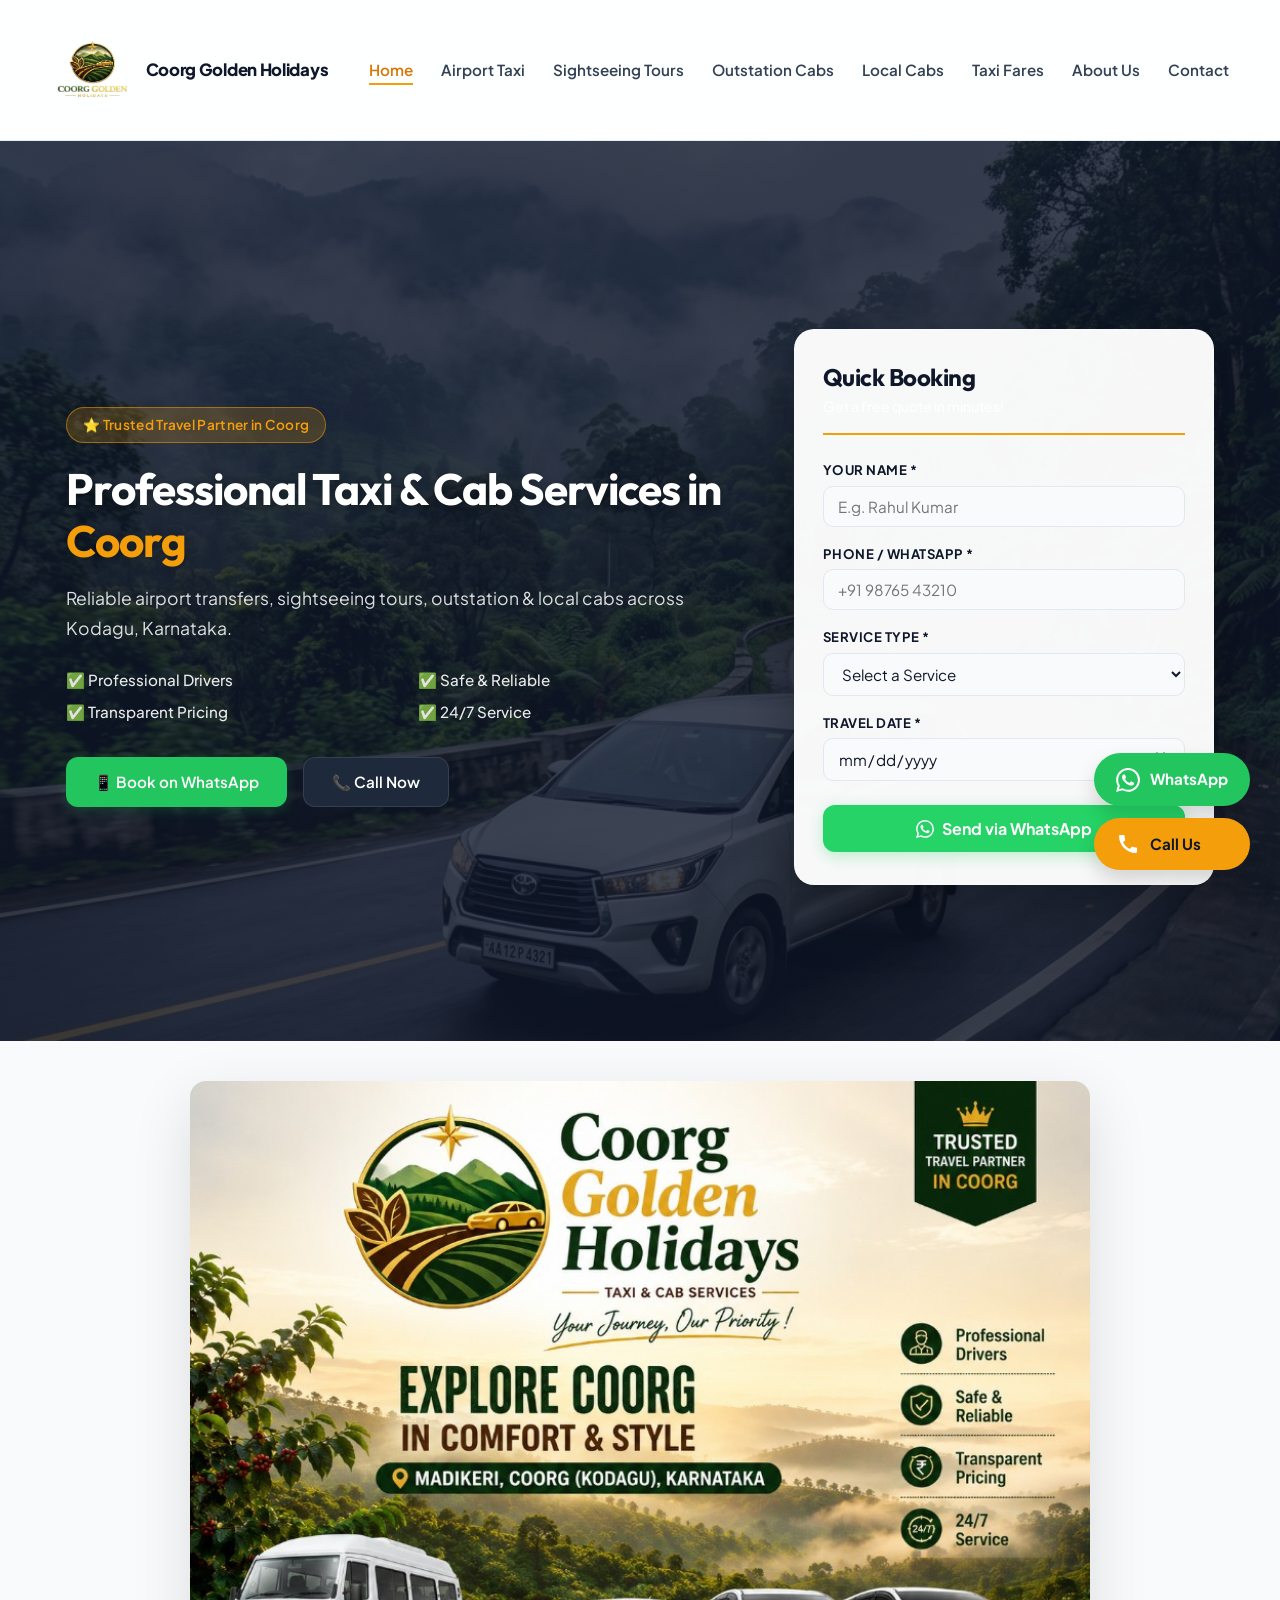
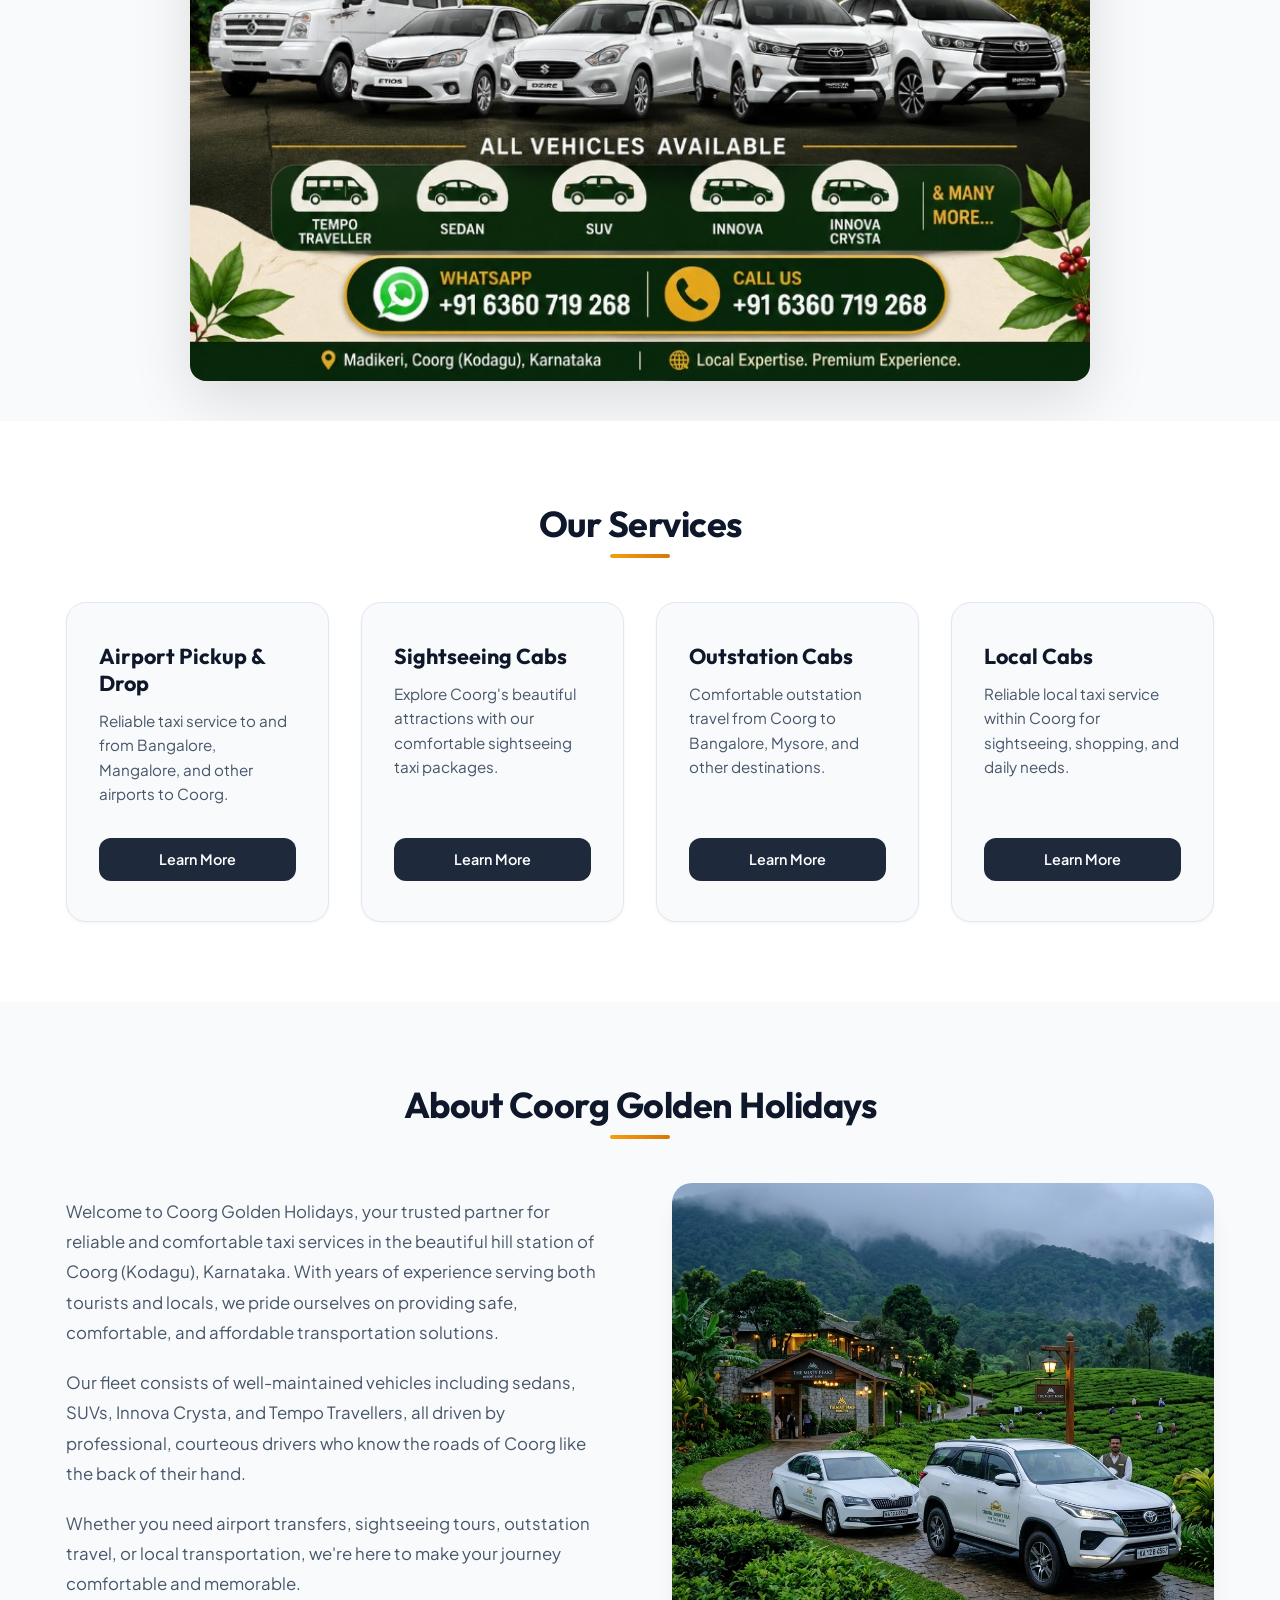
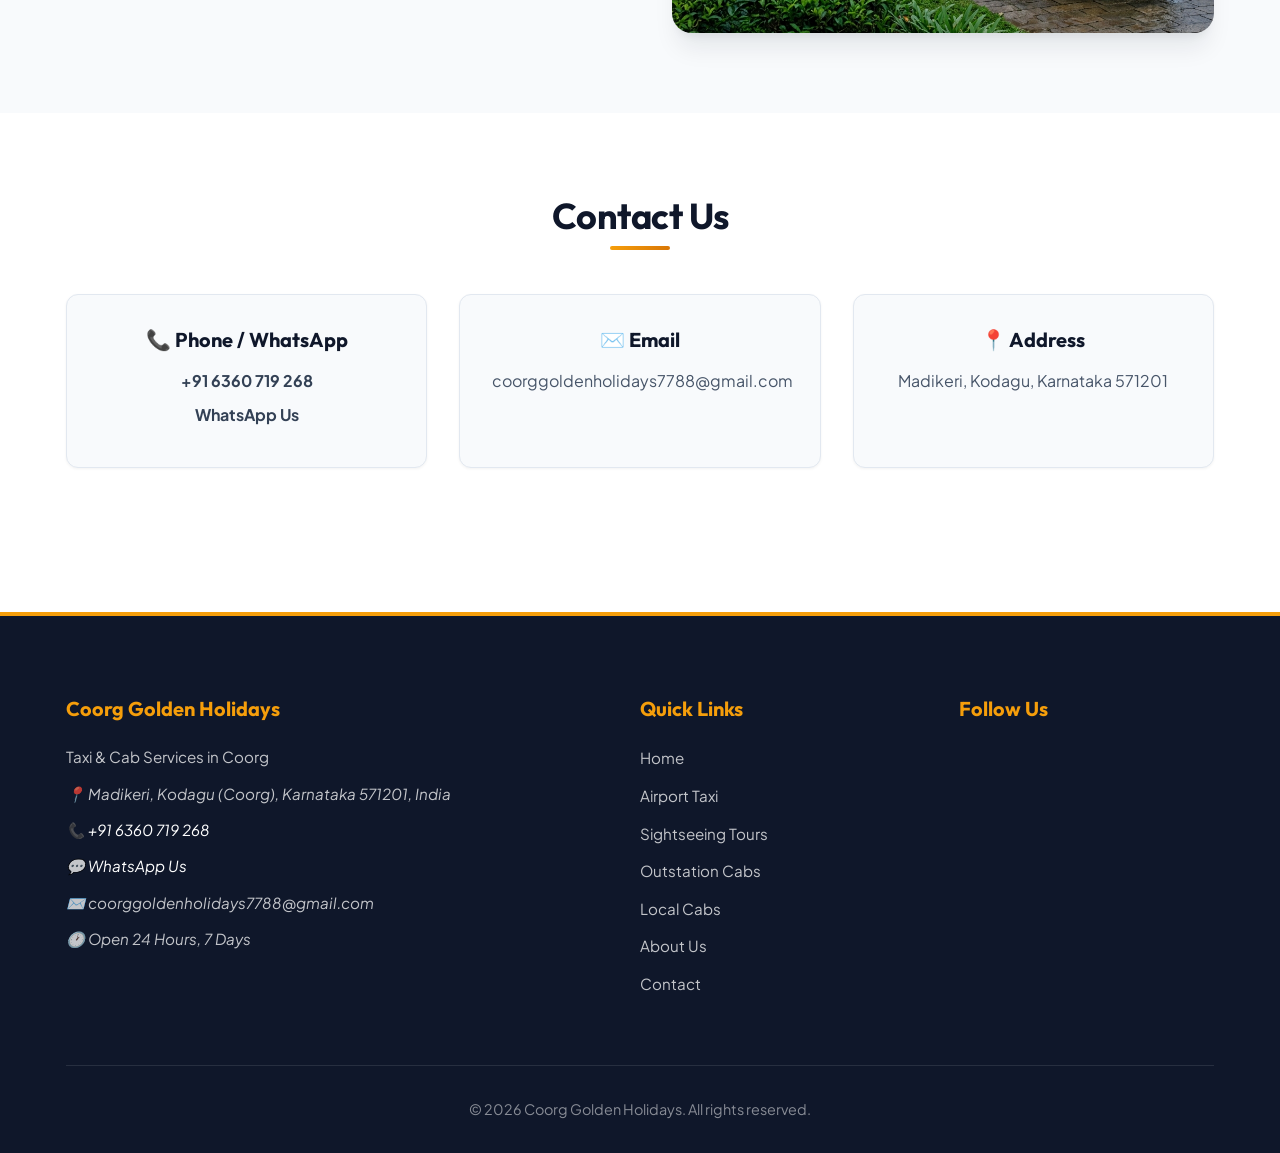
<file: index.html>
<!DOCTYPE html>
<html lang="en">

<head>
    <meta charset="UTF-8">
    <meta name="viewport" content="width=device-width, initial-scale=1.0">
    <title>Coorg Golden Holidays</title>
    <meta name="description"
        content="Professional taxi and cab rental services in Coorg (Kodagu), Karnataka. Airport transfers, sightseeing tours, outstation and local cabs.">
    <link rel="canonical" href="/">
    <meta property="og:title" content="Coorg Golden Holidays">
    <meta property="og:description"
        content="Professional taxi and cab rental services in Coorg (Kodagu), Karnataka. Airport transfers, sightseeing tours, outstation and local cabs.">
    <meta property="og:image" content="/assets/images/hero.png">
    <meta property="og:url" content="/">
    <meta property="og:type" content="website">
    <link rel="stylesheet" href="assets/css/styles.css">
    <script src="assets/js/script.js" defer></script>
    <!-- Schema.org markup for LocalBusiness -->
    <script type="application/ld+json">
    {
      "@context": "https://schema.org/",
      "@type": "LocalBusiness",
      "name": "Coorg Golden Holidays",
      "url": "/",
      "logo": "/assets/images/hero.png",
      "image": "/assets/images/hero.png",
      "address": {
        "@type": "PostalAddress",
        "streetAddress": "Madikeri",
        "addressLocality": "Kodagu",
        "addressRegion": "Karnataka",
        "postalCode": "571201",
        "addressCountry": "IN"
      },
      "geo": {
        "@type": "GeoCoordinates",
        "latitude": "12.4214",
        "longitude": "75.7303"
      },
      "telephone": "+91-6360719268",
      "url": "/",
      "sameAs": [
        "https://www.google.com/search?q=Coorg+Golden+Holidays"
      ],
      "priceRange": "₹500-₹10000",
      "servesArea": [
        "Coorg",
        "Madikeri",
        "Kushalnagar",
        "Virajpet",
        "Somwarpet",
        "Bangalore",
        "Mysore",
        "Mangalore",
        "Hassan",
        "Coorg",
        "Kodagu"
      ],
      "openingHours": "Mo, Tu, We, Th, Fr, Sa, Su 00:00-24:00",
      "contactPoint": {
        "@type": "ContactPoint",
        "telephone": "+91-6360719268",
        "contactType": "Customer Service"
      }
    }
    </script>
</head>

<body>
    <header>
        <div class="container">
            <a href="index.html" class="logo-link">
                <img src="assets/images/logo.png" alt="Coorg Golden Holidays Logo" class="header-logo">
                <span class="logo-name">Coorg Golden Holidays</span>
            </a>
            <nav>
                <ul>
                    <li><a href="index.html">Home</a></li>
                    <li><a href="airport-taxi-coorg.html">Airport Taxi</a></li>
                    <li><a href="coorg-sightseeing-taxi.html">Sightseeing Tours</a></li>
                    <li><a href="outstation-cabs-coorg.html">Outstation Cabs</a></li>
                    <li><a href="local-taxi-madikeri.html">Local Cabs</a></li>
                    <li><a href="taxi-fare-coorg.html">Taxi Fares</a></li>
                    <li><a href="about.html">About Us</a></li>
                    <li><a href="contact.html">Contact</a></li>
                </ul>
            </nav>
        </div>
    </header>

    <main>
        <section id="home" class="hero">
            <div class="hero-inner container">
                <!-- Left: Hero Content -->
                <div class="hero-content">
                    <span class="hero-badge">⭐ Trusted Travel Partner in Coorg</span>
                    <h1>Professional Taxi &amp; Cab Services in <span>Coorg</span></h1>
                    <p>Reliable airport transfers, sightseeing tours, outstation &amp; local cabs across Kodagu, Karnataka.</p>
                    <ul class="hero-features">
                        <li>✅ Professional Drivers</li>
                        <li>✅ Safe &amp; Reliable</li>
                        <li>✅ Transparent Pricing</li>
                        <li>✅ 24/7 Service</li>
                    </ul>
                    <div class="cta-buttons">
                        <a href="https://wa.me/916360719268?text=Hello%20Coorg%20Golden%20Holidays%2C%20I%20would%20like%20to%20book%20a%20taxi%20service." class="whatsapp-btn">📱 Book on WhatsApp</a>
                        <a href="tel:+916360719268" class="call-btn">📞 Call Now</a>
                    </div>
                </div>

                <!-- Right: Quick Enquiry Form -->
                <div class="hero-form-card">
                    <div class="hero-form-header">
                        <h2>Quick Booking</h2>
                        <p>Get a free quote in minutes!</p>
                    </div>
                    <form id="whatsapp-form" class="hero-form">
                        <div class="hero-form-group">
                            <label for="name">Your Name *</label>
                            <input type="text" id="name" name="name" placeholder="E.g. Rahul Kumar" required>
                        </div>
                        <div class="hero-form-group">
                            <label for="phone">Phone / WhatsApp *</label>
                            <input type="tel" id="phone" name="phone" placeholder="+91 98765 43210" required>
                        </div>
                        <div class="hero-form-group">
                            <label for="service">Service Type *</label>
                            <select id="service" name="service" required>
                                <option value="">Select a Service</option>
                                <option value="airport">✈️ Airport Pickup / Drop</option>
                                <option value="sightseeing">🏔️ Sightseeing Tour</option>
                                <option value="outstation">🚗 Outstation Cab</option>
                                <option value="local">📍 Local Cab</option>
                            </select>
                        </div>
                        <div class="hero-form-group">
                            <label for="date">Travel Date *</label>
                            <input type="date" id="date" name="date" required>
                        </div>
                        <button type="submit" class="hero-form-btn">
                            <svg width="18" height="18" viewBox="0 0 24 24" fill="currentColor"><path d="M17.472 14.382c-.297-.149-1.758-.867-2.03-.967-.273-.099-.471-.148-.67.15-.197.297-.767.966-.94 1.164-.173.199-.347.223-.644.075-.297-.15-1.255-.463-2.39-1.475-.883-.788-1.48-1.761-1.653-2.059-.173-.297-.018-.458.13-.606.134-.133.298-.347.446-.52.149-.174.198-.298.298-.497.099-.198.05-.371-.025-.52-.075-.149-.669-1.612-.916-2.207-.242-.579-.487-.5-.669-.51-.173-.008-.371-.01-.57-.01-.198 0-.52.074-.792.372-.272.297-1.04 1.016-1.04 2.479 0 1.462 1.065 2.875 1.213 3.074.149.198 2.096 3.2 5.077 4.487.709.306 1.262.489 1.694.625.712.227 1.36.195 1.871.118.571-.085 1.758-.719 2.006-1.413.248-.694.248-1.289.173-1.413-.074-.124-.272-.198-.57-.347m-5.421 7.403h-.004a9.87 9.87 0 01-5.031-1.378l-.361-.214-3.741.982.998-3.648-.235-.374a9.86 9.86 0 01-1.51-5.26c.001-5.45 4.436-9.884 9.888-9.884 2.64 0 5.122 1.03 6.988 2.898a9.825 9.825 0 012.893 6.994c-.003 5.45-4.437 9.884-9.885 9.884m8.413-18.297A11.815 11.815 0 0012.05 0C5.495 0 .16 5.335.157 11.892c0 2.096.547 4.142 1.588 5.945L.057 24l6.305-1.654a11.882 11.882 0 005.683 1.448h.005c6.554 0 11.89-5.335 11.893-11.893a11.821 11.821 0 00-3.48-8.413Z"/></svg>
                            Send via WhatsApp
                        </button>
                    </form>
                </div>
            </div>
        </section>

        <!-- Promo Banner -->
        <section class="promo-banner-section">
            <div class="promo-single">
                <img src="assets/images/coorggoldenholidaysbanner.jpg" alt="Coorg Golden Holidays - Explore Coorg in Comfort &amp; Style - All Vehicles Available">
            </div>
        </section>

        <section id="services">
            <div class="container">
                <h2>Our Services</h2>
                <div class="services-grid">
                    <div class="service-card">
                        <h3>Airport Pickup & Drop</h3>
                        <p>Reliable taxi service to and from Bangalore, Mangalore, and other airports to Coorg.</p>
                        <a href="airport-taxi-coorg.html" class="btn-learn-more">Learn More</a>
                    </div>
                    <div class="service-card">
                        <h3>Sightseeing Cabs</h3>
                        <p>Explore Coorg's beautiful attractions with our comfortable sightseeing taxi packages.</p>
                        <a href="coorg-sightseeing-taxi.html" class="btn-learn-more">Learn More</a>
                    </div>
                    <div class="service-card">
                        <h3>Outstation Cabs</h3>
                        <p>Comfortable outstation travel from Coorg to Bangalore, Mysore, and other destinations.</p>
                        <a href="outstation-cabs-coorg.html" class="btn-learn-more">Learn More</a>
                    </div>
                    <div class="service-card">
                        <h3>Local Cabs</h3>
                        <p>Reliable local taxi service within Coorg for sightseeing, shopping, and daily needs.</p>
                        <a href="local-taxi-madikeri.html" class="btn-learn-more">Learn More</a>
                    </div>
                </div>
            </div>
        </section>

        <section id="about">
            <div class="container">
                <h2>About Coorg Golden Holidays</h2>
                <div class="about-content">
                    <div class="about-text">
                        <p>Welcome to Coorg Golden Holidays, your trusted partner for reliable and comfortable taxi
                            services in the beautiful hill station of Coorg (Kodagu), Karnataka. With years of
                            experience serving both tourists and locals, we pride ourselves on providing safe,
                            comfortable, and affordable transportation solutions.</p>
                        <p>Our fleet consists of well-maintained vehicles including sedans, SUVs, Innova Crysta, and
                            Tempo Travellers, all driven by professional, courteous drivers who know the roads of Coorg
                            like the back of their hand.</p>
                        <p>Whether you need airport transfers, sightseeing tours, outstation travel, or local
                            transportation, we're here to make your journey comfortable and memorable.</p>
                    </div>
                    <div class="about-image">
                        <img src="assets/images/about.png" alt="Coorg Golden Holidays Taxi Service in Coorg">
                    </div>
                </div>
            </div>
        </section>

        <section id="contact">
            <div class="container">
                <h2>Contact Us</h2>
                <div class="contact-info">
                    <div class="contact-item">
                        <h3>📞 Phone / WhatsApp</h3>
                        <p><a href="tel:+916360719268">+91 6360 719 268</a></p>
                        <p><a href="https://wa.me/916360719268">WhatsApp Us</a></p>
                    </div>
                    <div class="contact-item">
                        <h3>✉️ Email</h3>
                        <p>coorggoldenholidays7788@gmail.com</p>
                    </div>
                    <div class="contact-item">
                        <h3>📍 Address</h3>
                        <p>Madikeri, Kodagu, Karnataka 571201</p>
                    </div>
                </div>
            </div>
        </section>
    </main>

    <footer>
        <div class="container">
            <div class="footer-content">
                <div class="footer-info" itemscope itemtype="https://schema.org/LocalBusiness">
                    <h3 class="footer-brand" itemprop="name">Coorg Golden Holidays</h3>
                    <p class="footer-tagline" itemprop="description">Taxi &amp; Cab Services in Coorg</p>
                    <address class="footer-nap">
                        <p itemprop="address" itemscope itemtype="https://schema.org/PostalAddress">
                            <span class="nap-icon">📍</span>
                            <span itemprop="streetAddress">Madikeri</span>,
                            <span itemprop="addressLocality">Kodagu (Coorg)</span>,
                            <span itemprop="addressRegion">Karnataka</span>
                            <span itemprop="postalCode">571201</span>,
                            <span itemprop="addressCountry">India</span>
                        </p>
                        <p>
                            <span class="nap-icon">📞</span>
                            <a href="tel:+916360719268" itemprop="telephone">+91 6360 719 268</a>
                        </p>
                        <p>
                            <span class="nap-icon">💬</span>
                            <a href="https://wa.me/916360719268" itemprop="telephone">WhatsApp Us</a>
                        </p>
                        <p>
                            <span class="nap-icon">✉️</span>
                            <span itemprop="email">coorggoldenholidays7788@gmail.com</span>
                        </p>
                        <p>
                            <span class="nap-icon">🕐</span>
                            <span itemprop="openingHours" content="Mo-Su 00:00-24:00">Open 24 Hours, 7 Days</span>
                        </p>
                    </address>
                    <meta itemprop="priceRange" content="₹500-₹10000">
                </div>
                <div class="footer-links">
                    <h3>Quick Links</h3>
                    <ul>
                        <li><a href="index.html">Home</a></li>
                        <li><a href="airport-taxi-coorg.html">Airport Taxi</a></li>
                        <li><a href="coorg-sightseeing-taxi.html">Sightseeing Tours</a></li>
                        <li><a href="outstation-cabs-coorg.html">Outstation Cabs</a></li>
                        <li><a href="local-taxi-madikeri.html">Local Cabs</a></li>
                        <li><a href="about.html">About Us</a></li>
                        <li><a href="contact.html">Contact</a></li>
                    </ul>
                </div>
                <div class="footer-social">
                    <h3>Follow Us</h3>
                    <!-- Social media icons would go here -->
                </div>
            </div>
            <div class="footer-bottom">
                <p>&copy; 2025 Coorg Golden Holidays. All rights reserved.</p>
            </div>
        </div>
    </footer>

    <!-- Sticky WhatsApp and Call Buttons -->
    <div class="sticky-buttons">
        <a href="https://wa.me/916360719268" class="whatsapp-sticky">
            <svg width="24" height="24" viewBox="0 0 24 24" fill="white" xmlns="http://www.w3.org/2000/svg">
                <path
                    d="M17.472 14.382c-.297-.149-1.758-.867-2.03-.967-.273-.099-.471-.148-.67.15-.197.297-.767.966-.94 1.164-.173.199-.347.223-.644.075-.297-.15-1.255-.463-2.39-1.475-.883-.788-1.48-1.761-1.653-2.059-.173-.297-.018-.458.13-.606.134-.133.298-.347.446-.52.149-.174.198-.298.298-.497.099-.198.05-.371-.025-.52-.075-.149-.669-1.612-.916-2.207-.242-.579-.487-.5-.669-.51-.173-.008-.371-.01-.57-.01-.198 0-.52.074-.792.372-.272.297-1.04 1.016-1.04 2.479 0 1.462 1.065 2.875 1.213 3.074.149.198 2.096 3.2 5.077 4.487.709.306 1.262.489 1.694.625.712.227 1.36.195 1.871.118.571-.085 1.758-.719 2.006-1.413.248-.694.248-1.289.173-1.413-.074-.124-.272-.198-.57-.347m-5.421 7.403h-.004a9.87 9.87 0 01-5.031-1.378l-.361-.214-3.741.982.998-3.648-.235-.374a9.86 9.86 0 01-1.51-5.26c.001-5.45 4.436-9.884 9.888-9.884 2.64 0 5.122 1.03 6.988 2.898a9.825 9.825 0 012.893 6.994c-.003 5.45-4.437 9.884-9.885 9.884m8.413-18.297A11.815 11.815 0 0012.05 0C5.495 0 .16 5.335.157 11.892c0 2.096.547 4.142 1.588 5.945L.057 24l6.305-1.654a11.882 11.882 0 005.683 1.448h.005c6.554 0 11.89-5.335 11.893-11.893a11.821 11.821 0 00-3.48-8.413Z" />
            </svg>
            WhatsApp
        </a>
        <a href="tel:+916360719268" class="call-sticky">
            <svg width="24" height="24" viewBox="0 0 24 24" fill="white" xmlns="http://www.w3.org/2000/svg">
                <path
                    d="M20.01 15.38c-1.23 0-2.42-.2-3.53-.56-.35-.12-.74-.03-1.01.24l-1.57 1.97c-2.83-1.35-5.48-3.9-6.89-6.83l1.95-1.66c.27-.28.35-.67.24-1.02-.37-1.11-.56-2.3-.56-3.53 0-.54-.45-.99-.99-.99H4.19C3.65 3 3 3.24 3 3.99 3 13.28 10.73 21 20.01 21c.71 0 .99-.63.99-1.18v-3.45c0-.54-.45-.99-.99-.99z" />
            </svg>
            Call Us
        </a>
    </div>

    <script>
        document.getElementById('whatsapp-form').addEventListener('submit', function (e) {
            e.preventDefault();

            const name = document.getElementById('name').value;
            const phone = document.getElementById('phone').value;
            const service = document.getElementById('service').value;
            const date = document.getElementById('date').value;

            const serviceLabels = {
                airport: 'Airport Pickup / Drop',
                sightseeing: 'Sightseeing Tour',
                outstation: 'Outstation Cab',
                local: 'Local Cab'
            };
            const serviceText = serviceLabels[service] || 'Taxi Service';

            // Format date from YYYY-MM-DD to DD-MM-YYYY
            const [yyyy, mm, dd] = date.split('-');
            const formattedDate = `${dd}-${mm}-${yyyy}`;

            const message = `Hello Coorg Golden Holidays! 🙏

I'd like to book a taxi service.

👤 Name: ${name}
📞 Phone: ${phone}
🚖 Service: ${serviceText}
📅 Travel Date: ${formattedDate}

Kindly share availability and fare details. Thank you!`;

            const encodedMessage = encodeURIComponent(message);
            window.open(`https://wa.me/916360719268?text=${encodedMessage}`, '_blank');
        });
    </script>
</body>

</html>
</file>
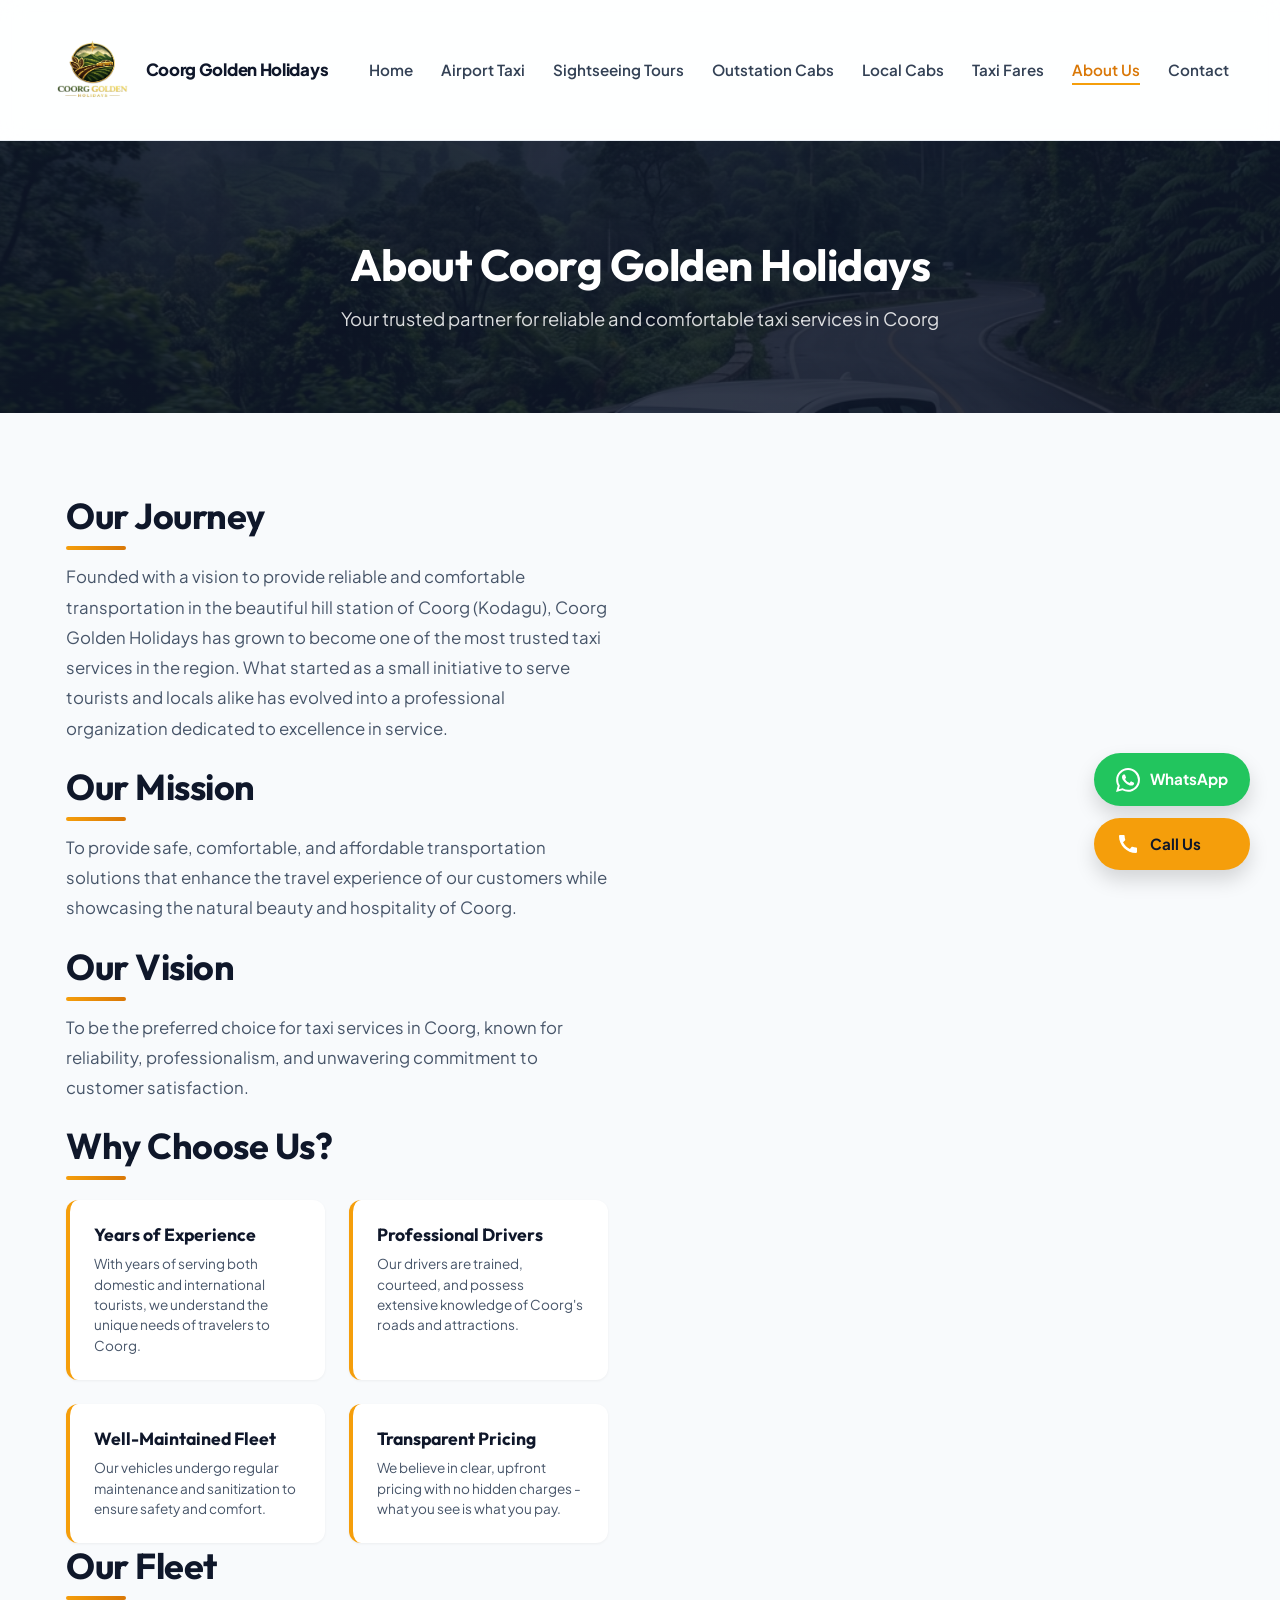
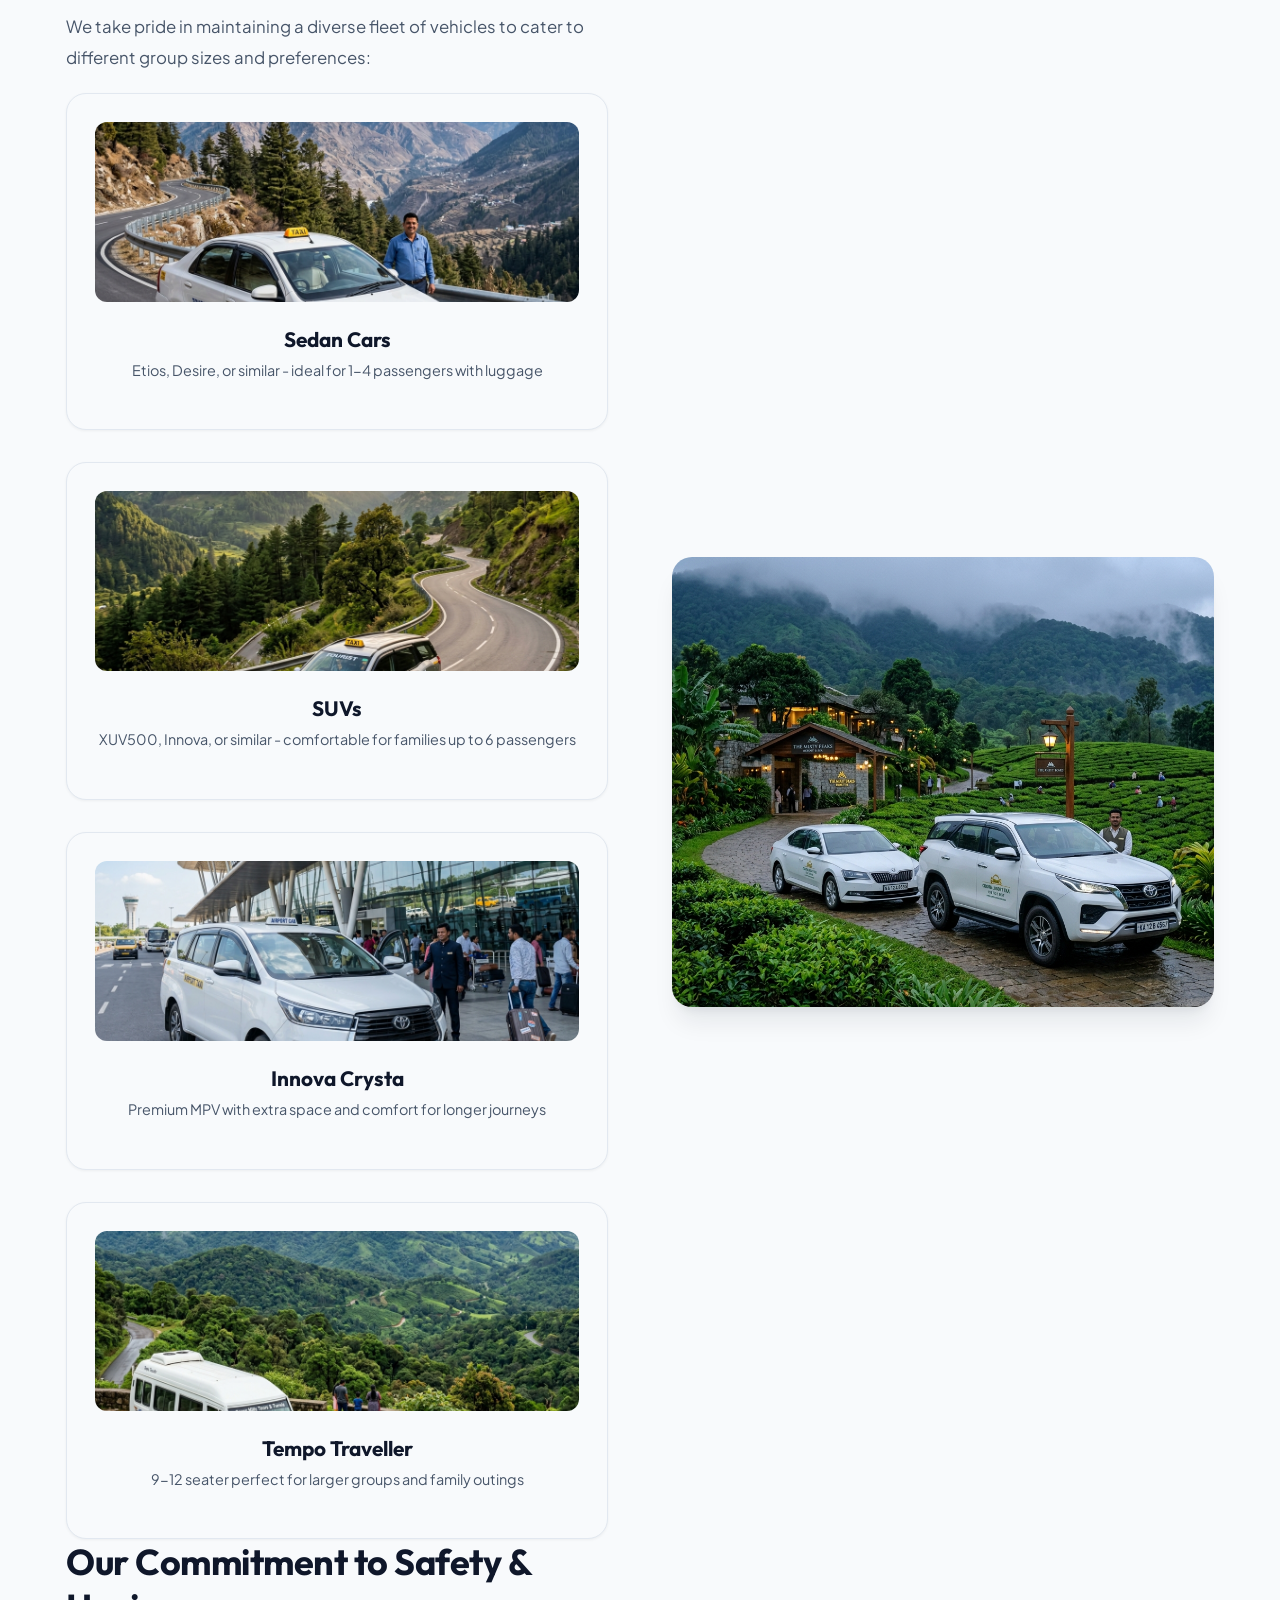
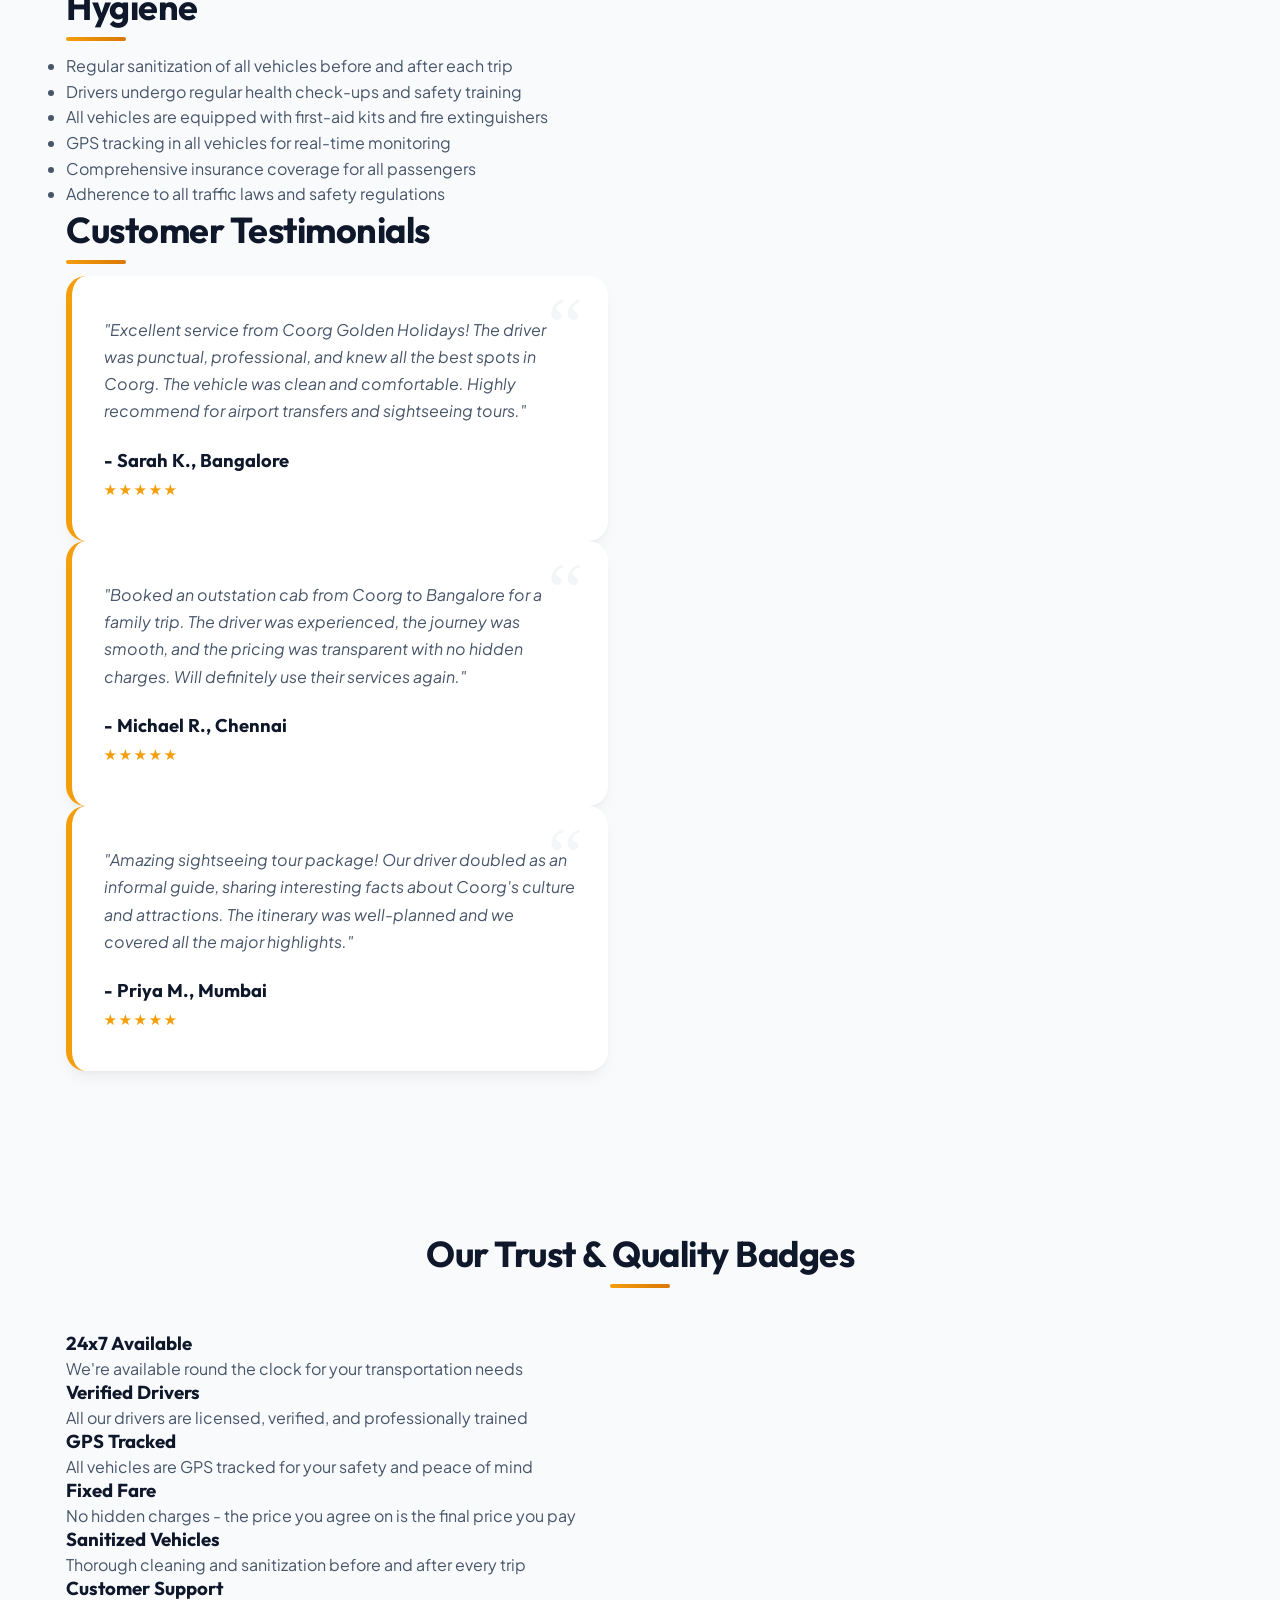
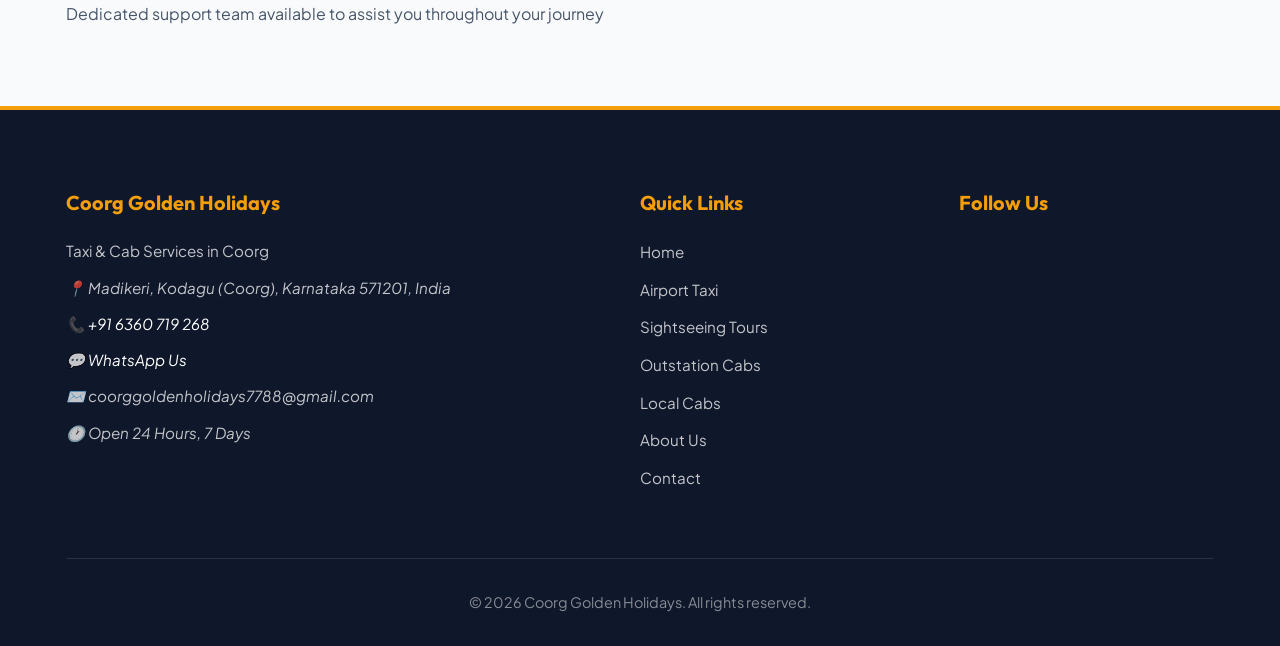
<file: about.html>
<!DOCTYPE html>
<html lang="en">
<head>
    <meta charset="UTF-8">
    <meta name="viewport" content="width=device-width, initial-scale=1.0">
    <title>About Coorg Golden Holidays - Trusted Taxi Service in Coorg</title>
    <meta name="description" content="Learn about Coorg Golden Holidays - your reliable taxi service in Coorg. Years of experience, professional drivers, and commitment to customer satisfaction.">
    <link rel="canonical" href="/about.html">
    <meta property="og:title" content="About Coorg Golden Holidays - Trusted Taxi Service in Coorg">
    <meta property="og:description" content="Learn about Coorg Golden Holidays - your reliable taxi service in Coorg. Years of experience, professional drivers, and commitment to customer satisfaction.">
    <meta property="og:image" content="/assets/images/about.png">
    <meta property="og:url" content="/about.html">
    <meta property="og:type" content="website">
    <link rel="stylesheet" href="assets/css/styles.css">
    <script src="assets/js/script.js" defer></script>
    <!-- Schema.org markup for LocalBusiness -->
    <script type="application/ld+json">
    {
      "@context": "https://schema.org/",
      "@type": "LocalBusiness",
      "name": "Coorg Golden Holidays",
      "url": "/",
      "logo": "/assets/images/hero.png",
      "image": "/assets/images/about.png",
      "address": {
        "@type": "PostalAddress",
        "streetAddress": "Madikeri",
        "addressLocality": "Kodagu",
        "addressRegion": "Karnataka",
        "postalCode": "571201",
        "addressCountry": "IN"
      },
      "geo": {
        "@type": "GeoCoordinates",
        "latitude": "12.4214",
        "longitude": "75.7303"
      },
      "telephone": "+91-6360719268",
      "url": "/",
      "sameAs": [
        "https://www.google.com/search?q=Coorg+Golden+Holidays"
      ],
      "priceRange": "₹500-₹10000",
      "servesArea": [
        "Coorg",
        "Madikeri",
        "Kushalnagar",
        "Virajpet",
        "Somwarpet",
        "Bangalore",
        "Mysore",
        "Mangalore",
        "Hassan",
        "Coorg",
        "Kodagu"
      ],
      "openingHours": "Mo, Tu, We, Th, Fr, Sa, Su 00:00-24:00",
      "contactPoint": {
        "@type": "ContactPoint",
        "telephone": "+91-6360719268",
        "contactType": "Customer Service"
      }
    }
    </script>
</head>
<body>
    <header>
        <div class="container">
            <a href="index.html" class="logo-link">
                <img src="assets/images/logo.png" alt="Coorg Golden Holidays Logo" class="header-logo">
                <span class="logo-name">Coorg Golden Holidays</span>
            </a>
            <nav>
                <ul>
                    <li><a href="index.html">Home</a></li>
                    <li><a href="airport-taxi-coorg.html">Airport Taxi</a></li>
                    <li><a href="coorg-sightseeing-taxi.html">Sightseeing Tours</a></li>
                    <li><a href="outstation-cabs-coorg.html">Outstation Cabs</a></li>
                    <li><a href="local-taxi-madikeri.html">Local Cabs</a></li>
                    <li><a href="taxi-fare-coorg.html">Taxi Fares</a></li>
                    <li><a href="about.html" class="active">About Us</a></li>
                    <li><a href="contact.html">Contact</a></li>
                </ul>
            </nav>
        </div>
    </header>
    
    <section class="page-header">
        <div class="container">
            <h1>About Coorg Golden Holidays</h1>
            <p>Your trusted partner for reliable and comfortable taxi services in Coorg</p>
        </div>
    </section>
    
    <main>
        <section class="about-details">
            <div class="container">
                <div class="about-content">
                    <div class="about-text">
                        <h2>Our Journey</h2>
                        <p>Founded with a vision to provide reliable and comfortable transportation in the beautiful hill station of Coorg (Kodagu), Coorg Golden Holidays has grown to become one of the most trusted taxi services in the region. What started as a small initiative to serve tourists and locals alike has evolved into a professional organization dedicated to excellence in service.</p>
                        
                        <h2>Our Mission</h2>
                        <p>To provide safe, comfortable, and affordable transportation solutions that enhance the travel experience of our customers while showcasing the natural beauty and hospitality of Coorg.</p>
                        
                        <h2>Our Vision</h2>
                        <p>To be the preferred choice for taxi services in Coorg, known for reliability, professionalism, and unwavering commitment to customer satisfaction.</p>
                        
                        <h2>Why Choose Us?</h2>
                        <div class="about-features">
                            <div class="feature">
                                <h3>Years of Experience</h3>
                                <p>With years of serving both domestic and international tourists, we understand the unique needs of travelers to Coorg.</p>
                            </div>
                            <div class="feature">
                                <h3>Professional Drivers</h3>
                                <p>Our drivers are trained, courteed, and possess extensive knowledge of Coorg's roads and attractions.</p>
                            </div>
                            <div class="feature">
                                <h3>Well-Maintained Fleet</h3>
                                <p>Our vehicles undergo regular maintenance and sanitization to ensure safety and comfort.</p>
                            </div>
                            <div class="feature">
                                <h3>Transparent Pricing</h3>
                                <p>We believe in clear, upfront pricing with no hidden charges - what you see is what you pay.</p>
                            </div>
                        </div>
                        
                        <h2>Our Fleet</h2>
                        <p>We take pride in maintaining a diverse fleet of vehicles to cater to different group sizes and preferences:</p>
                        <div class="fleet-grid">
                            <div class="fleet-item">
                                <img src="assets/images/fleet-sedan.png" alt="Sedan car in Coorg Golden Holidays fleet">
                                <h3>Sedan Cars</h3>
                                <p>Etios, Desire, or similar - ideal for 1-4 passengers with luggage</p>
                            </div>
                            <div class="fleet-item">
                                <img src="assets/images/fleet-suv.png" alt="SUV vehicle in Coorg Golden Holidays fleet">
                                <h3>SUVs</h3>
                                <p>XUV500, Innova, or similar - comfortable for families up to 6 passengers</p>
                            </div>
                            <div class="fleet-item">
                                <img src="assets/images/fleet-innova.png" alt="Innova Crysta in Coorg Golden Holidays fleet">
                                <h3>Innova Crysta</h3>
                                <p>Premium MPV with extra space and comfort for longer journeys</p>
                            </div>
                            <div class="fleet-item">
                                <img src="assets/images/fleet-tempo.png" alt="Tempo Traveller in Coorg Golden Holidays fleet">
                                <h3>Tempo Traveller</h3>
                                <p>9-12 seater perfect for larger groups and family outings</p>
                            </div>
                        </div>
                        
                        <h2>Our Commitment to Safety & Hygiene</h2>
                        <ul>
                            <li>Regular sanitization of all vehicles before and after each trip</li>
                            <li>Drivers undergo regular health check-ups and safety training</li>
                            <li>All vehicles are equipped with first-aid kits and fire extinguishers</li>
                            <li>GPS tracking in all vehicles for real-time monitoring</li>
                            <li>Comprehensive insurance coverage for all passengers</li>
                            <li>Adherence to all traffic laws and safety regulations</li>
                        </ul>
                        
                        <h2>Customer Testimonials</h2>
                        <div class="testimonials">
                            <div class="testimonial-card">
                                <p>"Excellent service from Coorg Golden Holidays! The driver was punctual, professional, and knew all the best spots in Coorg. The vehicle was clean and comfortable. Highly recommend for airport transfers and sightseeing tours."</p>
                                <h4>- Sarah K., Bangalore</h4>
                                <div class="rating">★★★★★</div>
                            </div>
                            <div class="testimonial-card">
                                <p>"Booked an outstation cab from Coorg to Bangalore for a family trip. The driver was experienced, the journey was smooth, and the pricing was transparent with no hidden charges. Will definitely use their services again."</p>
                                <h4>- Michael R., Chennai</h4>
                                <div class="rating">★★★★★</div>
                            </div>
                            <div class="testimonial-card">
                                <p>"Amazing sightseeing tour package! Our driver doubled as an informal guide, sharing interesting facts about Coorg's culture and attractions. The itinerary was well-planned and we covered all the major highlights."</p>
                                <h4>- Priya M., Mumbai</h4>
                                <div class="rating">★★★★★</div>
                            </div>
                        </div>
                    </div>
                    <div class="about-image">
                        <img src="assets/images/about.png" alt="Coorg Golden Holidays fleet of vehicles">
                    </div>
                </div>
            </div>
        </section>
        
        <section class="trust-badges">
            <div class="container">
                <h2>Our Trust & Quality Badges</h2>
                <div class="badges-grid">
                    <div class="badge">
                        <h3>24x7 Available</h3>
                        <p>We're available round the clock for your transportation needs</p>
                    </div>
                    <div class="badge">
                        <h3>Verified Drivers</h3>
                        <p>All our drivers are licensed, verified, and professionally trained</p>
                    </div>
                    <div class="badge">
                        <h3>GPS Tracked</h3>
                        <p>All vehicles are GPS tracked for your safety and peace of mind</p>
                    </div>
                    <div class="badge">
                        <h3>Fixed Fare</h3>
                        <p>No hidden charges - the price you agree on is the final price you pay</p>
                    </div>
                    <div class="badge">
                        <h3>Sanitized Vehicles</h3>
                        <p>Thorough cleaning and sanitization before and after every trip</p>
                    </div>
                    <div class="badge">
                        <h3>Customer Support</h3>
                        <p>Dedicated support team available to assist you throughout your journey</p>
                    </div>
                </div>
            </div>
        </section>
    </main>
    
    <footer>
        <div class="container">
            <div class="footer-content">
                <div class="footer-info" itemscope itemtype="https://schema.org/LocalBusiness">
                    <h3 class="footer-brand" itemprop="name">Coorg Golden Holidays</h3>
                    <p class="footer-tagline" itemprop="description">Taxi &amp; Cab Services in Coorg</p>
                    <address class="footer-nap">
                        <p itemprop="address" itemscope itemtype="https://schema.org/PostalAddress">
                            <span class="nap-icon">📍</span>
                            <span itemprop="streetAddress">Madikeri</span>,
                            <span itemprop="addressLocality">Kodagu (Coorg)</span>,
                            <span itemprop="addressRegion">Karnataka</span>
                            <span itemprop="postalCode">571201</span>,
                            <span itemprop="addressCountry">India</span>
                        </p>
                        <p>
                            <span class="nap-icon">📞</span>
                            <a href="tel:+916360719268" itemprop="telephone">+91 6360 719 268</a>
                        </p>
                        <p>
                            <span class="nap-icon">💬</span>
                            <a href="https://wa.me/916360719268" itemprop="telephone">WhatsApp Us</a>
                        </p>
                        <p>
                            <span class="nap-icon">✉️</span>
                            <span itemprop="email">coorggoldenholidays7788@gmail.com</span>
                        </p>
                        <p>
                            <span class="nap-icon">🕐</span>
                            <span itemprop="openingHours" content="Mo-Su 00:00-24:00">Open 24 Hours, 7 Days</span>
                        </p>
                    </address>
                    <meta itemprop="priceRange" content="₹500-₹10000">
                </div>
                <div class="footer-links">
                    <h3>Quick Links</h3>
                    <ul>
                        <li><a href="index.html">Home</a></li>
                        <li><a href="airport-taxi-coorg.html">Airport Taxi</a></li>
                        <li><a href="coorg-sightseeing-taxi.html">Sightseeing Tours</a></li>
                        <li><a href="outstation-cabs-coorg.html">Outstation Cabs</a></li>
                        <li><a href="local-taxi-madikeri.html">Local Cabs</a></li>
                        <li><a href="about.html">About Us</a></li>
                        <li><a href="contact.html">Contact</a></li>
                    </ul>
                </div>
                <div class="footer-social">
                    <h3>Follow Us</h3>
                </div>
            </div>
            <div class="footer-bottom">
                <p>&copy; 2025 Coorg Golden Holidays. All rights reserved.</p>
            </div>
        </div>
    </footer>
    
    <div class="sticky-buttons">
        <a href="https://wa.me/916360719268" class="whatsapp-sticky">
            <svg width="24" height="24" viewBox="0 0 24 24" fill="white" xmlns="http://www.w3.org/2000/svg"><path d="M17.472 14.382c-.297-.149-1.758-.867-2.03-.967-.273-.099-.471-.148-.67.15-.197.297-.767.966-.94 1.164-.173.199-.347.223-.644.075-.297-.15-1.255-.463-2.39-1.475-.883-.788-1.48-1.761-1.653-2.059-.173-.297-.018-.458.13-.606.134-.133.298-.347.446-.52.149-.174.198-.298.298-.497.099-.198.05-.371-.025-.52-.075-.149-.669-1.612-.916-2.207-.242-.579-.487-.5-.669-.51-.173-.008-.371-.01-.57-.01-.198 0-.52.074-.792.372-.272.297-1.04 1.016-1.04 2.479 0 1.462 1.065 2.875 1.213 3.074.149.198 2.096 3.2 5.077 4.487.709.306 1.262.489 1.694.625.712.227 1.36.195 1.871.118.571-.085 1.758-.719 2.006-1.413.248-.694.248-1.289.173-1.413-.074-.124-.272-.198-.57-.347m-5.421 7.403h-.004a9.87 9.87 0 01-5.031-1.378l-.361-.214-3.741.982.998-3.648-.235-.374a9.86 9.86 0 01-1.51-5.26c.001-5.45 4.436-9.884 9.888-9.884 2.64 0 5.122 1.03 6.988 2.898a9.825 9.825 0 012.893 6.994c-.003 5.45-4.437 9.884-9.885 9.884m8.413-18.297A11.815 11.815 0 0012.05 0C5.495 0 .16 5.335.157 11.892c0 2.096.547 4.142 1.588 5.945L.057 24l6.305-1.654a11.882 11.882 0 005.683 1.448h.005c6.554 0 11.89-5.335 11.893-11.893a11.821 11.821 0 00-3.48-8.413Z"/></svg>
            WhatsApp
        </a>
        <a href="tel:+916360719268" class="call-sticky">
            <svg width="24" height="24" viewBox="0 0 24 24" fill="white" xmlns="http://www.w3.org/2000/svg"><path d="M20.01 15.38c-1.23 0-2.42-.2-3.53-.56-.35-.12-.74-.03-1.01.24l-1.57 1.97c-2.83-1.35-5.48-3.9-6.89-6.83l1.95-1.66c.27-.28.35-.67.24-1.02-.37-1.11-.56-2.3-.56-3.53 0-.54-.45-.99-.99-.99H4.19C3.65 3 3 3.24 3 3.99 3 13.28 10.73 21 20.01 21c.71 0 .99-.63.99-1.18v-3.45c0-.54-.45-.99-.99-.99z"/></svg>
            Call Us
        </a>
    </div>
</body>
</html>
</file>
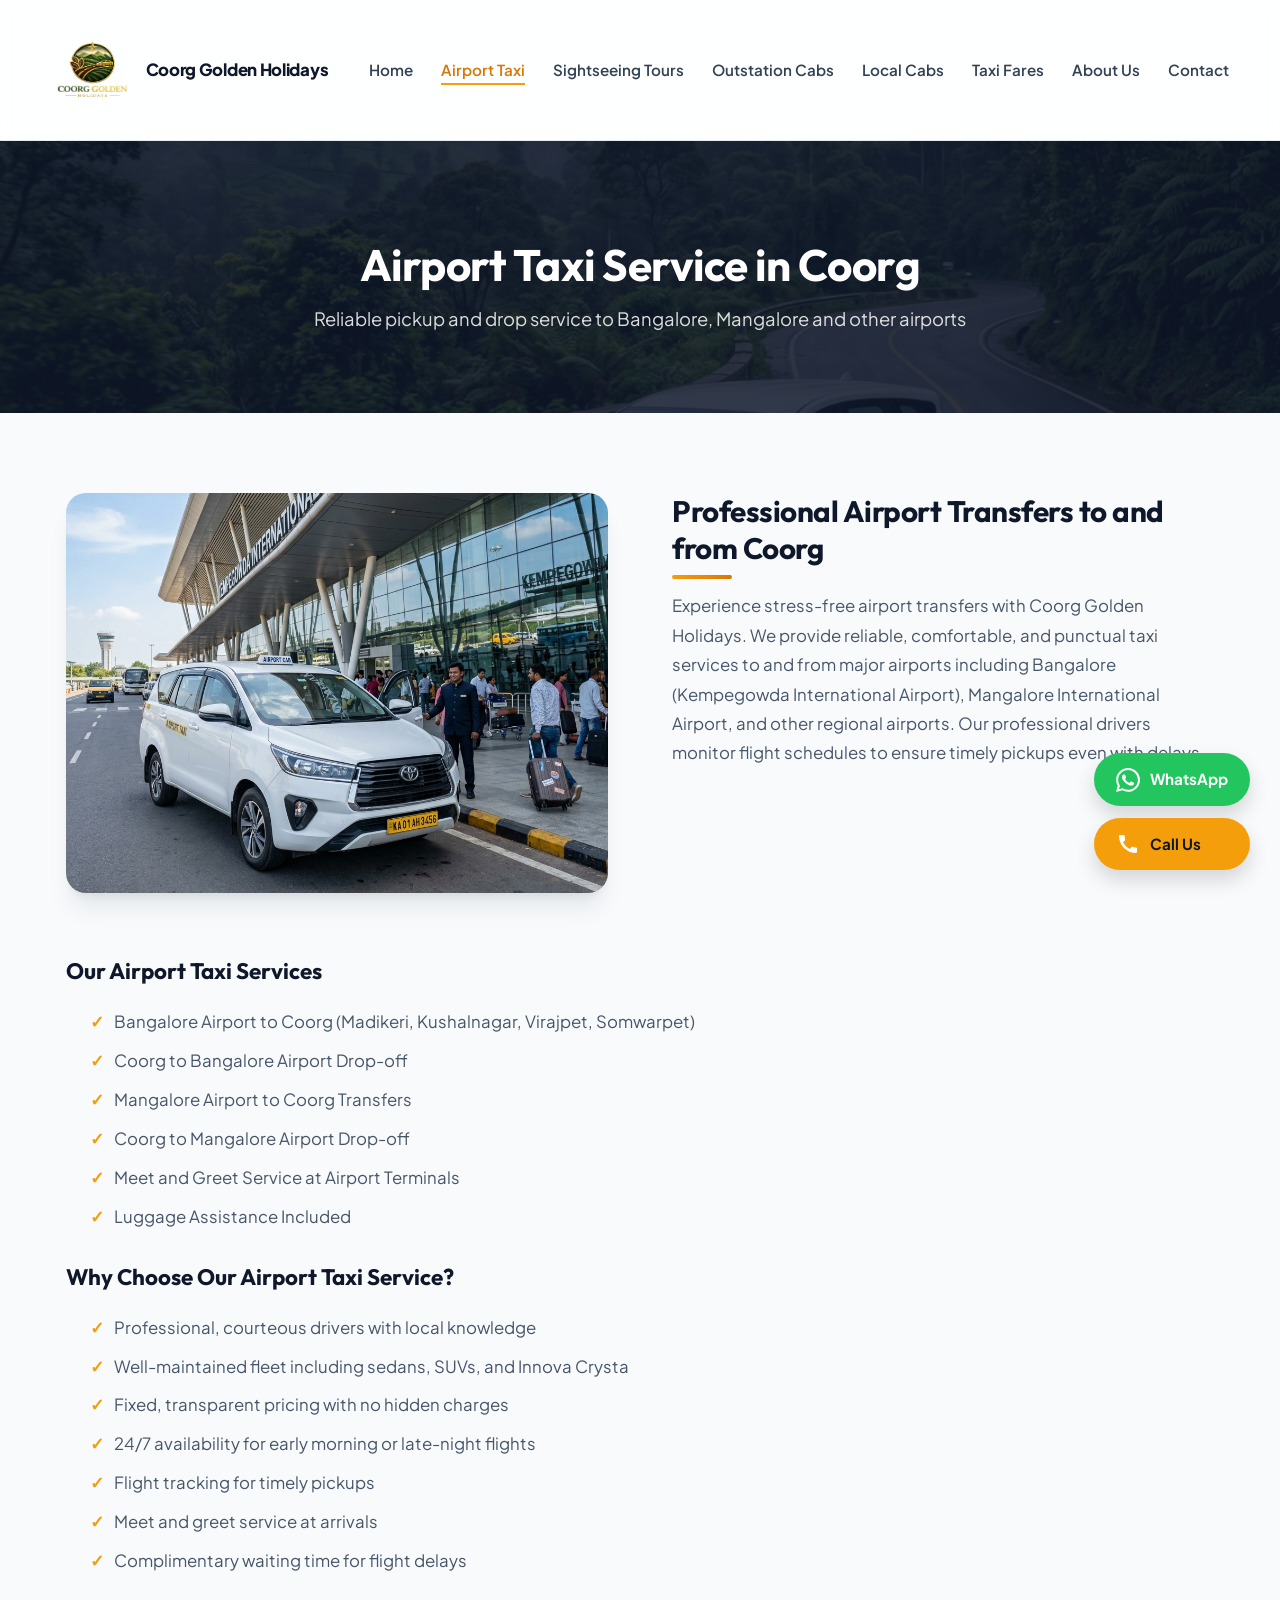
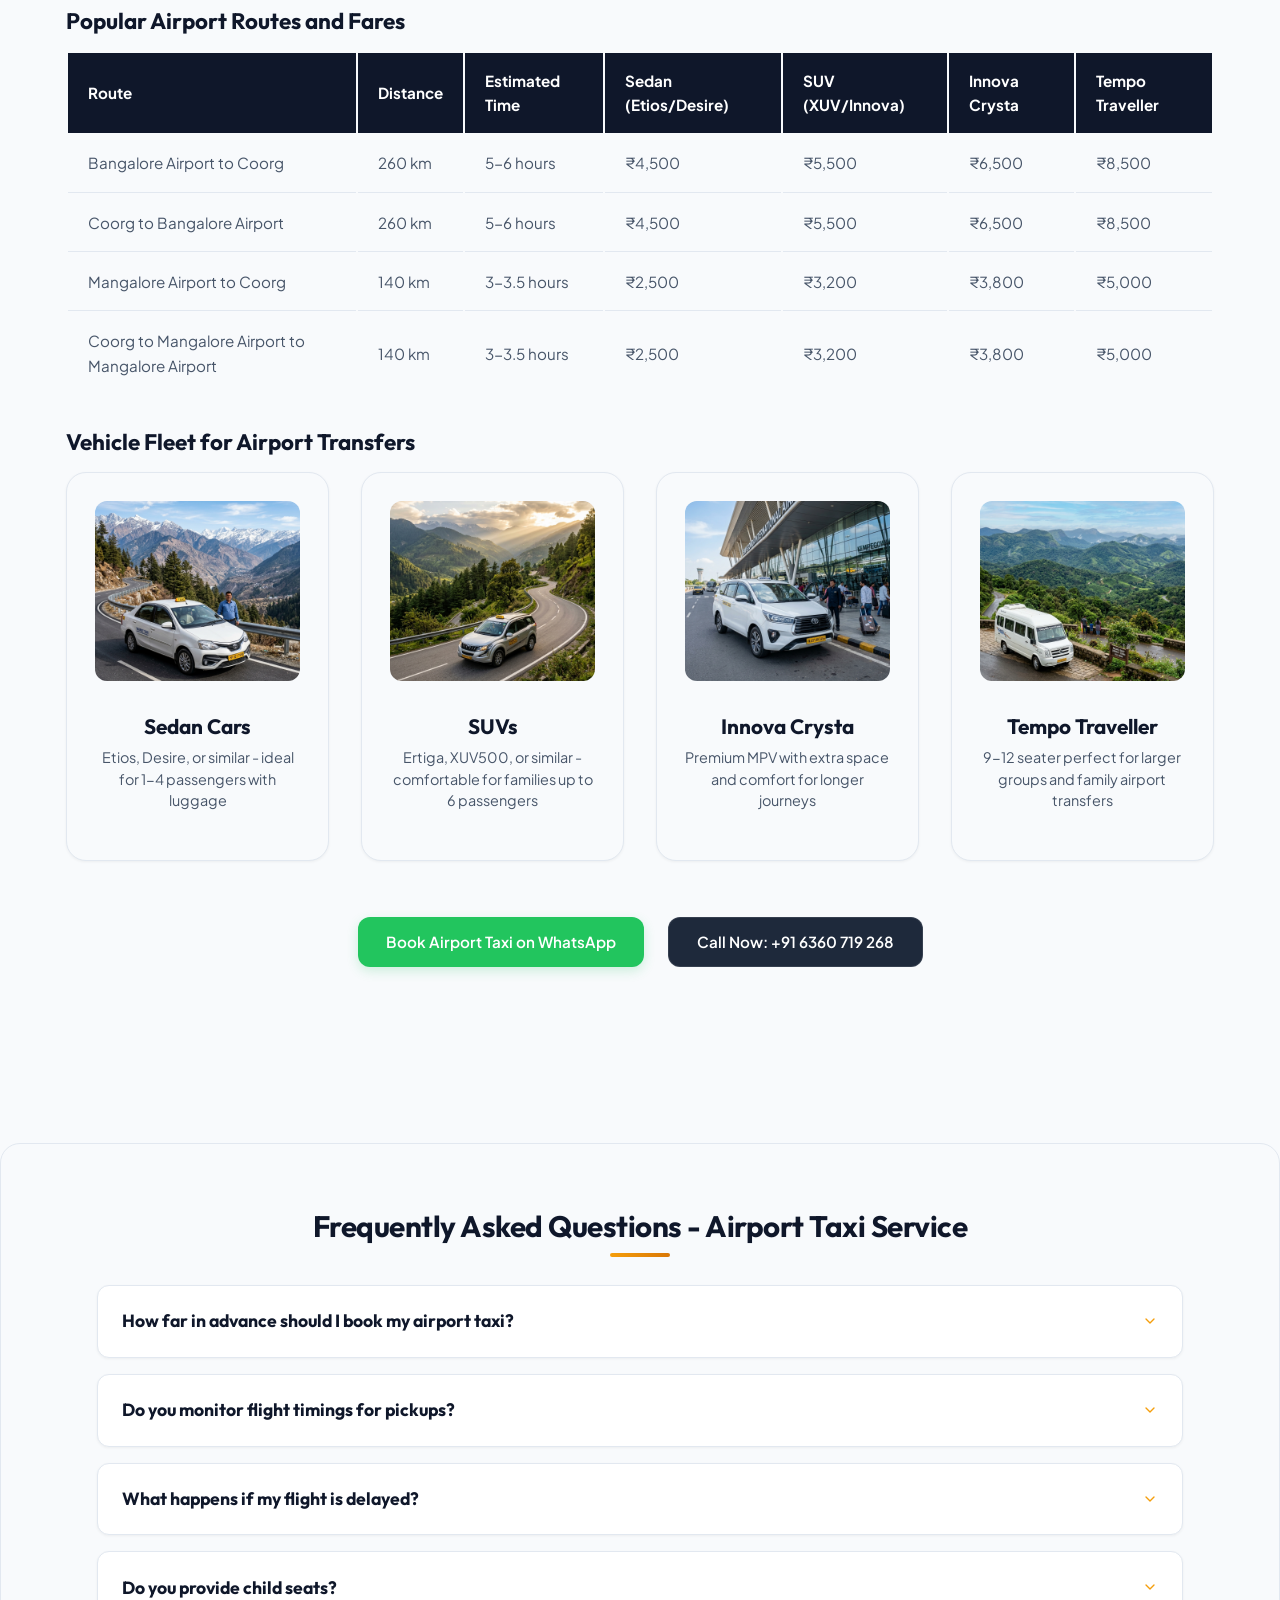
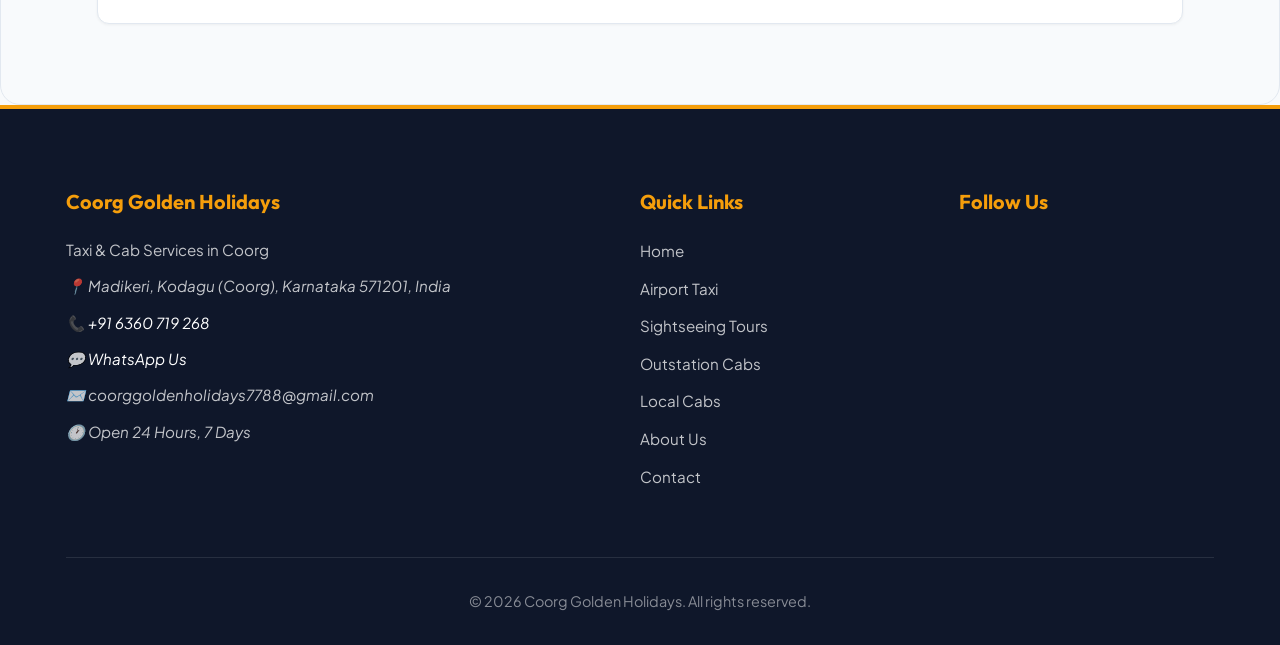
<file: airport-taxi-coorg.html>
<!DOCTYPE html>
<html lang="en">
<head>
    <meta charset="UTF-8">
    <meta name="viewport" content="width=device-width, initial-scale=1.0">
    <title>Airport Taxi Service in Coorg - Reliable Pickup & Drop</title>
    <meta name="description" content="Reliable airport taxi service in Coorg for Bangalore, Mangalore and other airports. Professional drivers, fixed fares, 24/7 availability. Book your airport transfer now!">
    <link rel="canonical" href="/airport-taxi-coorg.html">
    <meta property="og:title" content="Airport Taxi Service in Coorg - Reliable Pickup & Drop">
    <meta property="og:description" content="Reliable airport taxi service in Coorg for Bangalore, Mangalore and other airports. Professional drivers, fixed fares, 24/7 availability.">
    <meta property="og:image" content="/assets/images/fleet-innova.png">
    <meta property="og:url" content="/airport-taxi-coorg.html">
    <meta property="og:type" content="website">
    <link rel="stylesheet" href="assets/css/styles.css">
    <script src="assets/js/script.js" defer></script>
    <!-- Schema.org markup for TaxiService -->
    <script type="application/ld+json">
    {
      "@context": "https://schema.org/",
      "@type": "Service",
      "serviceType": "Airport Taxi Service",
      "provider": {
        "@type": "LocalBusiness",
        "name": "Coorg Golden Holidays",
        "url": "/",
        "logo": "/assets/images/hero.png",
        "image": "/assets/images/fleet-innova.png",
        "address": {
          "@type": "PostalAddress",
          "streetAddress": "Madikeri",
          "addressLocality": "Kodagu",
          "addressRegion": "Karnataka",
          "postalCode": "571201",
          "addressCountry": "IN"
        },
        "geo": {
          "@type": "GeoCoordinates",
          "latitude": "12.4214",
          "longitude": "75.7303"
        },
        "telephone": "+91-6360719268",
        "url": "/",
        "sameAs": [
          "https://www.google.com/search?q=Coorg+Golden+Holidays"
        ],
        "priceRange": "₹1500-₹5000",
        "servesArea": [
          "Coorg",
          "Madikeri",
          "Kushalnagar",
          "Virajpet",
          "Somwarpet",
          "Bangalore Airport",
          "Mangalore Airport"
        ]
      },
      "areaServed": [
        "Coorg",
        "Madikeri",
        "Kushalnagar",
        "Virajpet",
        "Somwarpet",
        "Bangalore Airport",
        "Mangalore Airport"
      ],
      "availableChannel": {
        "@type": "ServiceChannel",
        "serviceUrl": "/contact.html",
        "servicePhone": "+91-6360719268",
        "serviceEmail": "mailto:coorggoldenholidays7788@gmail.com"
      }
    }
    </script>
</head>
<body>
    <header>
        <div class="container">
            <a href="index.html" class="logo-link">
                <img src="assets/images/logo.png" alt="Coorg Golden Holidays Logo" class="header-logo">
                <span class="logo-name">Coorg Golden Holidays</span>
            </a>
            <nav>
                <ul>
                    <li><a href="index.html">Home</a></li>
                    <li><a href="airport-taxi-coorg.html" class="active">Airport Taxi</a></li>
                    <li><a href="coorg-sightseeing-taxi.html">Sightseeing Tours</a></li>
                    <li><a href="outstation-cabs-coorg.html">Outstation Cabs</a></li>
                    <li><a href="local-taxi-madikeri.html">Local Cabs</a></li>
                    <li><a href="taxi-fare-coorg.html">Taxi Fares</a></li>
                    <li><a href="about.html">About Us</a></li>
                    <li><a href="contact.html">Contact</a></li>
                </ul>
            </nav>
        </div>
    </header>
    
    <section class="page-header">
        <div class="container">
            <h1>Airport Taxi Service in Coorg</h1>
            <p>Reliable pickup and drop service to Bangalore, Mangalore and other airports</p>
        </div>
    </section>
    
    <main>
        <section class="service-details">
            <div class="container">
                <div class="service-content">
                    <div class="service-image">
                        <img src="assets/images/fleet-innova.png" alt="Airport taxi service in Coorg with Innova Crysta vehicle">
                    </div>
                    <div class="service-text">
                        <h2>Professional Airport Transfers to and from Coorg</h2>
                        <p>Experience stress-free airport transfers with Coorg Golden Holidays. We provide reliable, comfortable, and punctual taxi services to and from major airports including Bangalore (Kempegowda International Airport), Mangalore International Airport, and other regional airports. Our professional drivers monitor flight schedules to ensure timely pickups even with delays.</p>
                    </div>
                </div>
                
                <h3>Our Airport Taxi Services</h3>
                <ul>
                    <li>Bangalore Airport to Coorg (Madikeri, Kushalnagar, Virajpet, Somwarpet)</li>
                    <li>Coorg to Bangalore Airport Drop-off</li>
                    <li>Mangalore Airport to Coorg Transfers</li>
                    <li>Coorg to Mangalore Airport Drop-off</li>
                    <li>Meet and Greet Service at Airport Terminals</li>
                    <li>Luggage Assistance Included</li>
                </ul>
                
                <h3>Why Choose Our Airport Taxi Service?</h3>
                <ul>
                    <li>Professional, courteous drivers with local knowledge</li>
                    <li>Well-maintained fleet including sedans, SUVs, and Innova Crysta</li>
                    <li>Fixed, transparent pricing with no hidden charges</li>
                    <li>24/7 availability for early morning or late-night flights</li>
                    <li>Flight tracking for timely pickups</li>
                    <li>Meet and greet service at arrivals</li>
                    <li>Complimentary waiting time for flight delays</li>
                </ul>
                
                <h3>Popular Airport Routes and Fares</h3>
                <div class="fare-table">
                    <table>
                        <thead>
                            <tr>
                                <th>Route</th>
                                <th>Distance</th>
                                <th>Estimated Time</th>
                                <th>Sedan (Etios/Desire)</th>
                                <th>SUV (XUV/Innova)</th>
                                <th>Innova Crysta</th>
                                <th>Tempo Traveller</th>
                            </tr>
                        </thead>
                        <tbody>
                            <tr>
                                <td>Bangalore Airport to Coorg</td>
                                <td>260 km</td>
                                <td>5-6 hours</td>
                                <td>₹4,500</td>
                                <td>₹5,500</td>
                                <td>₹6,500</td>
                                <td>₹8,500</td>
                            </tr>
                            <tr>
                                <td>Coorg to Bangalore Airport</td>
                                <td>260 km</td>
                                <td>5-6 hours</td>
                                <td>₹4,500</td>
                                <td>₹5,500</td>
                                <td>₹6,500</td>
                                <td>₹8,500</td>
                            </tr>
                            <tr>
                                <td>Mangalore Airport to Coorg</td>
                                <td>140 km</td>
                                <td>3-3.5 hours</td>
                                <td>₹2,500</td>
                                <td>₹3,200</td>
                                <td>₹3,800</td>
                                <td>₹5,000</td>
                            </tr>
                            <tr>
                                <td>Coorg to Mangalore Airport to Mangalore Airport</td>
                                <td>140 km</td>
                                <td>3-3.5 hours</td>
                                <td>₹2,500</td>
                                <td>₹3,200</td>
                                <td>₹3,800</td>
                                <td>₹5,000</td>
                            </tr>
                        </tbody>
                    </table>
                </div>
                
                <h3>Vehicle Fleet for Airport Transfers</h3>
                <div class="fleet-grid">
                    <div class="fleet-item">
                        <img src="assets/images/fleet-sedan.png" alt="Sedan car for airport taxi Coorg">
                        <h3>Sedan Cars</h3>
                        <p>Etios, Desire, or similar - ideal for 1-4 passengers with luggage</p>
                    </div>
                    <div class="fleet-item">
                        <img src="assets/images/fleet-suv.png" alt="SUV for airport taxi Coorg">
                        <h3>SUVs</h3>
                        <p>Ertiga, XUV500, or similar - comfortable for families up to 6 passengers</p>
                    </div>
                    <div class="fleet-item">
                        <img src="assets/images/fleet-innova.png" alt="Innova Crysta for airport taxi Coorg">
                        <h3>Innova Crysta</h3>
                        <p>Premium MPV with extra space and comfort for longer journeys</p>
                    </div>
                    <div class="fleet-item">
                        <img src="assets/images/fleet-tempo.png" alt="Tempo Traveller for airport taxi Coorg">
                        <h3>Tempo Traveller</h3>
                        <p>9-12 seater perfect for larger groups and family airport transfers</p>
                    </div>
                </div>
                
                <div class="cta-section">
                    <a href="https://wa.me/916360719268?text=Hello%20Coorg%20Golden%20Holidays%2C%20I%20would%20like%20to%20book%20an%20airport%20taxi%20service.%20Please%20provide%20availability%20and%20fare%20details." class="whatsapp-btn">Book Airport Taxi on WhatsApp</a>
                    <a href="tel:+916360719268" class="call-btn">Call Now: +91 6360 719 268</a>
                </div>
            </div>
        </section>
        
        <section class="faq">
            <div class="container">
                <h2>Frequently Asked Questions - Airport Taxi Service</h2>
                <div class="faq-items">
                    <div class="faq-item">
                        <div class="faq-question">
                            <h3>How far in advance should I book my airport taxi?</h3>
                        </div>
                        <div class="faq-answer">
                            <p>We recommend booking at least 24 hours in advance for airport transfers to ensure vehicle availability. However, we can accommodate last-minute bookings depending on availability.</p>
                        </div>
                    </div>
                    <div class="faq-item">
                        <div class="faq-question">
                            <h3>Do you monitor flight timings for pickups?</h3>
                        </div>
                        <div class="faq-answer">
                            <p>Yes, we monitor flight arrivals and departures in real-time. Our drivers adjust pickup times based on actual flight status to ensure you're not left waiting or rushed.</p>
                        </div>
                    </div>
                    <div class="faq-item">
                        <div class="faq-question">
                            <h3>What happens if my flight is delayed?</h3>
                        </div>
                        <div class="faq-answer">
                            <p>We provide complimentary waiting time for flight delays. For domestic flights, we wait up to 60 minutes after landing, and for international flights, up to 90 minutes at no extra charge.</p>
                        </div>
                    </div>
                    <div class="faq-item">
                        <div class="faq-question">
                            <h3>Do you provide child seats?</h3>
                        </div>
                        <div class="faq-answer">
                            <p>Yes, we can provide child seats upon request. Please inform us at the time of booking about the child's age and weight so we can arrange the appropriate seat.</p>
                        </div>
                    </div>
                </div>
            </div>
        </section>
    </main>
    
    <footer>
        <div class="container">
            <div class="footer-content">
                <div class="footer-info" itemscope itemtype="https://schema.org/LocalBusiness">
                    <h3 class="footer-brand" itemprop="name">Coorg Golden Holidays</h3>
                    <p class="footer-tagline" itemprop="description">Taxi &amp; Cab Services in Coorg</p>
                    <address class="footer-nap">
                        <p itemprop="address" itemscope itemtype="https://schema.org/PostalAddress">
                            <span class="nap-icon">📍</span>
                            <span itemprop="streetAddress">Madikeri</span>,
                            <span itemprop="addressLocality">Kodagu (Coorg)</span>,
                            <span itemprop="addressRegion">Karnataka</span>
                            <span itemprop="postalCode">571201</span>,
                            <span itemprop="addressCountry">India</span>
                        </p>
                        <p>
                            <span class="nap-icon">📞</span>
                            <a href="tel:+916360719268" itemprop="telephone">+91 6360 719 268</a>
                        </p>
                        <p>
                            <span class="nap-icon">💬</span>
                            <a href="https://wa.me/916360719268" itemprop="telephone">WhatsApp Us</a>
                        </p>
                        <p>
                            <span class="nap-icon">✉️</span>
                            <span itemprop="email">coorggoldenholidays7788@gmail.com</span>
                        </p>
                        <p>
                            <span class="nap-icon">🕐</span>
                            <span itemprop="openingHours" content="Mo-Su 00:00-24:00">Open 24 Hours, 7 Days</span>
                        </p>
                    </address>
                    <meta itemprop="priceRange" content="₹500-₹10000">
                </div>
                <div class="footer-links">
                    <h3>Quick Links</h3>
                    <ul>
                        <li><a href="index.html">Home</a></li>
                        <li><a href="airport-taxi-coorg.html">Airport Taxi</a></li>
                        <li><a href="coorg-sightseeing-taxi.html">Sightseeing Tours</a></li>
                        <li><a href="outstation-cabs-coorg.html">Outstation Cabs</a></li>
                        <li><a href="local-taxi-madikeri.html">Local Cabs</a></li>
                        <li><a href="about.html">About Us</a></li>
                        <li><a href="contact.html">Contact</a></li>
                    </ul>
                </div>
                <div class="footer-social">
                    <h3>Follow Us</h3>
                </div>
            </div>
            <div class="footer-bottom">
                <p>&copy; 2025 Coorg Golden Holidays. All rights reserved.</p>
            </div>
        </div>
    </footer>
    
    <div class="sticky-buttons">
        <a href="https://wa.me/916360719268" class="whatsapp-sticky">
            <svg width="24" height="24" viewBox="0 0 24 24" fill="white" xmlns="http://www.w3.org/2000/svg"><path d="M17.472 14.382c-.297-.149-1.758-.867-2.03-.967-.273-.099-.471-.148-.67.15-.197.297-.767.966-.94 1.164-.173.199-.347.223-.644.075-.297-.15-1.255-.463-2.39-1.475-.883-.788-1.48-1.761-1.653-2.059-.173-.297-.018-.458.13-.606.134-.133.298-.347.446-.52.149-.174.198-.298.298-.497.099-.198.05-.371-.025-.52-.075-.149-.669-1.612-.916-2.207-.242-.579-.487-.5-.669-.51-.173-.008-.371-.01-.57-.01-.198 0-.52.074-.792.372-.272.297-1.04 1.016-1.04 2.479 0 1.462 1.065 2.875 1.213 3.074.149.198 2.096 3.2 5.077 4.487.709.306 1.262.489 1.694.625.712.227 1.36.195 1.871.118.571-.085 1.758-.719 2.006-1.413.248-.694.248-1.289.173-1.413-.074-.124-.272-.198-.57-.347m-5.421 7.403h-.004a9.87 9.87 0 01-5.031-1.378l-.361-.214-3.741.982.998-3.648-.235-.374a9.86 9.86 0 01-1.51-5.26c.001-5.45 4.436-9.884 9.888-9.884 2.64 0 5.122 1.03 6.988 2.898a9.825 9.825 0 012.893 6.994c-.003 5.45-4.437 9.884-9.885 9.884m8.413-18.297A11.815 11.815 0 0012.05 0C5.495 0 .16 5.335.157 11.892c0 2.096.547 4.142 1.588 5.945L.057 24l6.305-1.654a11.882 11.882 0 005.683 1.448h.005c6.554 0 11.89-5.335 11.893-11.893a11.821 11.821 0 00-3.48-8.413Z"/></svg>
            WhatsApp
        </a>
        <a href="tel:+916360719268" class="call-sticky">
            <svg width="24" height="24" viewBox="0 0 24 24" fill="white" xmlns="http://www.w3.org/2000/svg"><path d="M20.01 15.38c-1.23 0-2.42-.2-3.53-.56-.35-.12-.74-.03-1.01.24l-1.57 1.97c-2.83-1.35-5.48-3.9-6.89-6.83l1.95-1.66c.27-.28.35-.67.24-1.02-.37-1.11-.56-2.3-.56-3.53 0-.54-.45-.99-.99-.99H4.19C3.65 3 3 3.24 3 3.99 3 13.28 10.73 21 20.01 21c.71 0 .99-.63.99-1.18v-3.45c0-.54-.45-.99-.99-.99z"/></svg>
            Call Us
        </a>
    </div>
</body>
</html>
</file>
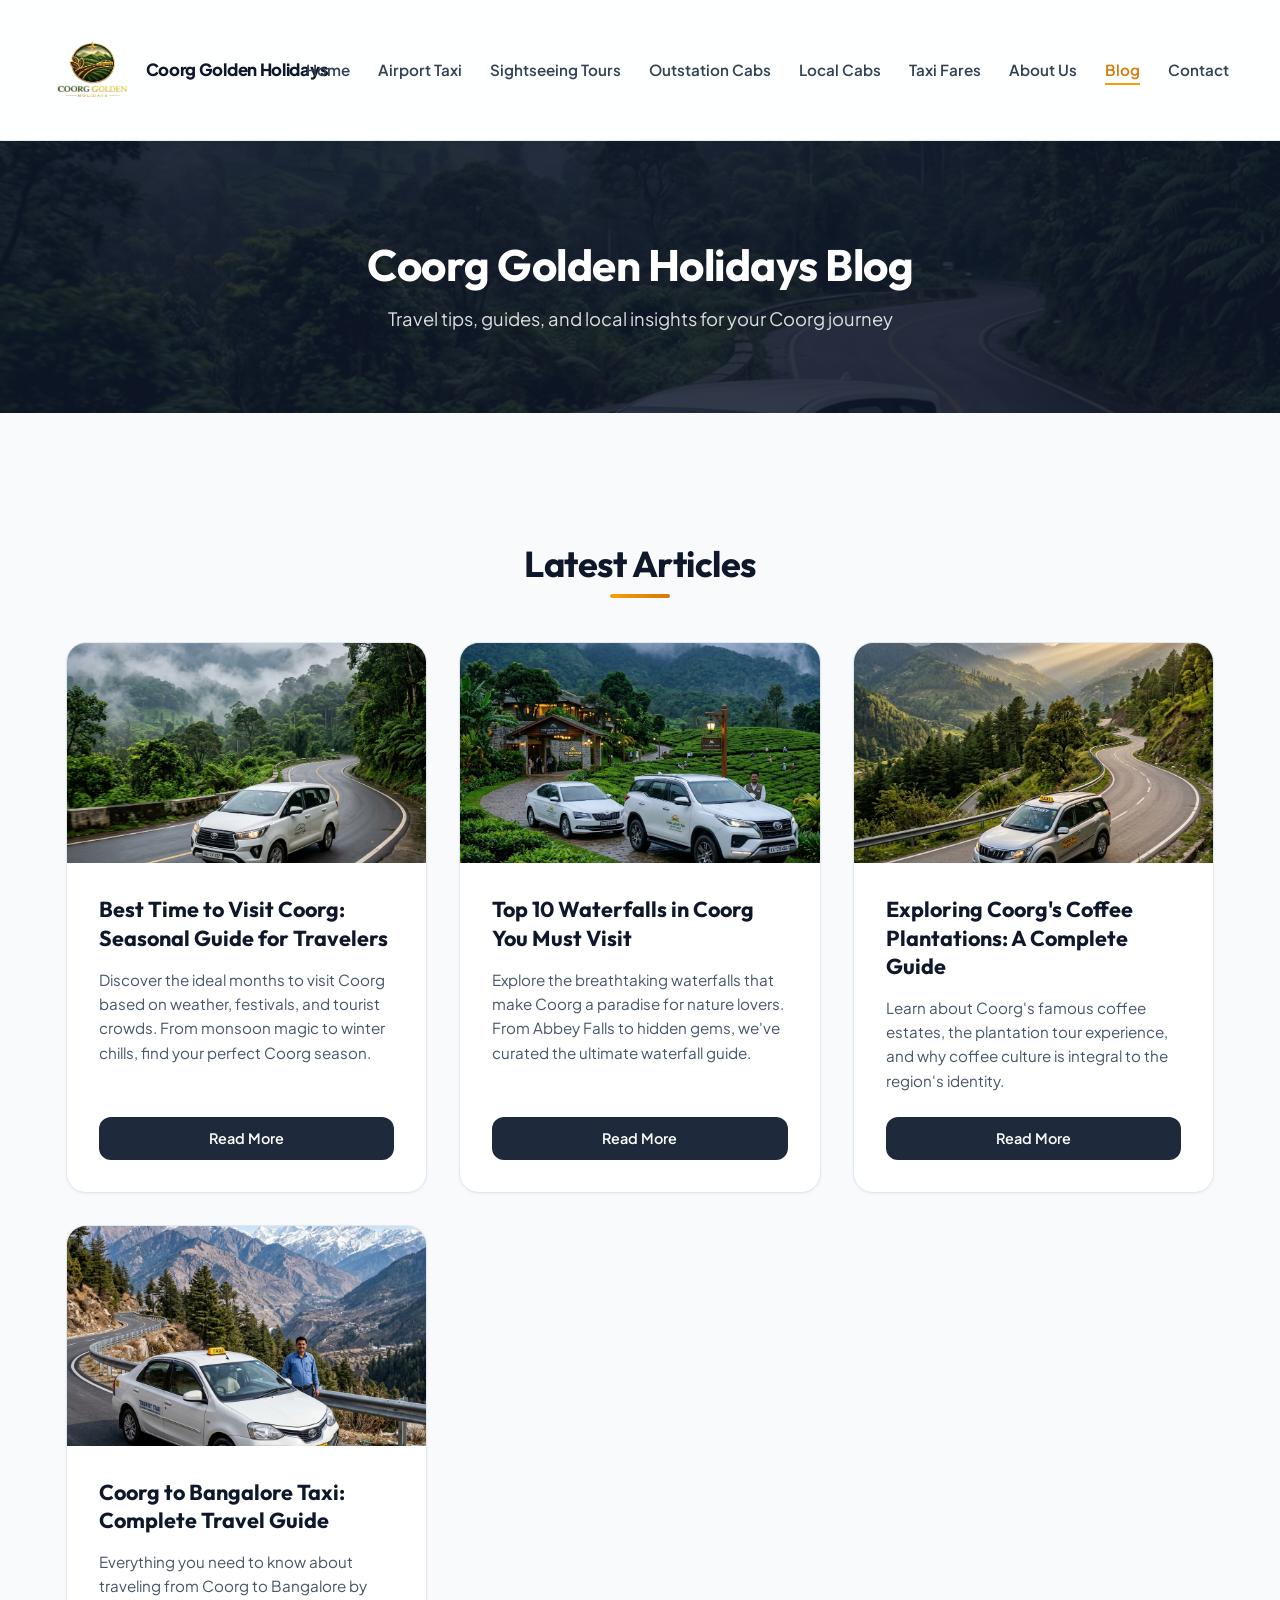
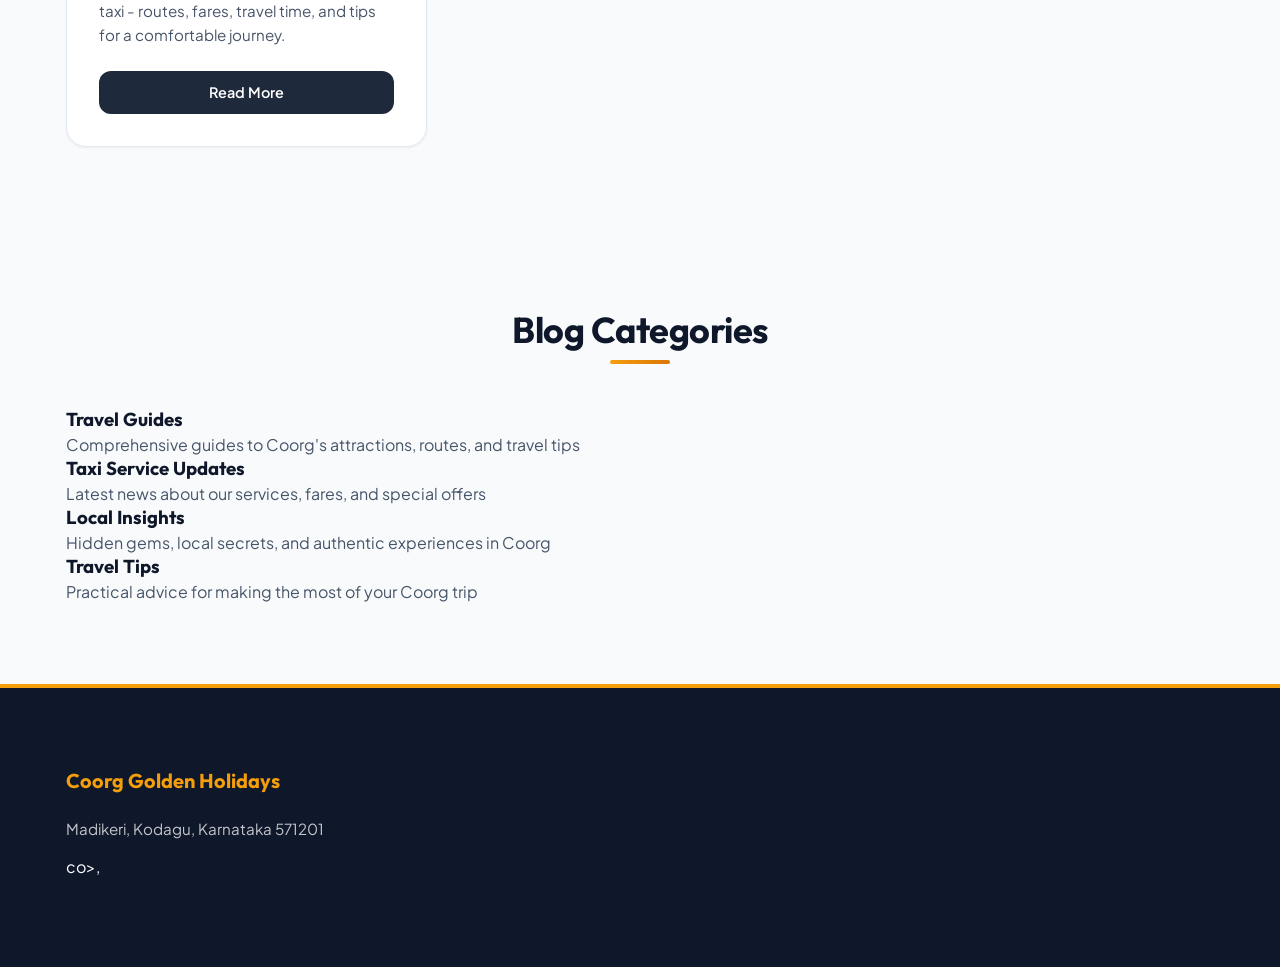
<file: blog.html>
<!DOCTYPE html>
<html lang="en">
<head>
    <meta charset="UTF-8">
    <meta name="viewport" content="width=device-width, initial-scale=1.0">
    <title>Blog - Coorg Golden Holidays | Travel Tips & Guides</title>
    <meta name="description" content="Read our blog for travel tips, guides to Coorg attractions, taxi service updates, and local insights from Coorg Golden Holidays.">
    <link rel="canonical" href="/blog.html">
    <meta property="og:title" content="Blog - Coorg Golden Holidays | Travel Tips & Guides">
    <meta property="og:description" content="Read our blog for travel tips, guides to Coorg attractions, taxi service updates, and local insights from Coorg Golden Holidays.">
    <meta property="og:image" content="/assets/images/hero.png">
    <meta property="og:url" content="/blog.html">
    <meta property="og:type" content="website">
    <link rel="stylesheet" href="assets/css/styles.css">
    <script src="assets/js/script.js" defer></script>
</head>
<body>
    <header>
        <div class="container">
            <a href="index.html" class="logo-link">
                <img src="assets/images/logo.png" alt="Coorg Golden Holidays Logo" class="header-logo">
                <span class="logo-name">Coorg Golden Holidays</span>
            </a>
            <nav>
                <ul>
                    <li><a href="index.html">Home</a></li>
                    <li><a href="airport-taxi-coorg.html">Airport Taxi</a></li>
                    <li><a href="coorg-sightseeing-taxi.html">Sightseeing Tours</a></li>
                    <li><a href="outstation-cabs-coorg.html">Outstation Cabs</a></li>
                    <li><a href="local-taxi-madikeri.html">Local Cabs</a></li>
                    <li><a href="taxi-fare-coorg.html">Taxi Fares</a></li>
                    <li><a href="about.html">About Us</a></li>
                    <li><a href="blog.html" class="active">Blog</a></li>
                    <li><a href="contact.html">Contact</a></li>
                </ul>
            </nav>
        </div>
    </header>
    
    <section class="page-header">
        <div class="container">
            <h1>Coorg Golden Holidays Blog</h1>
            <p>Travel tips, guides, and local insights for your Coorg journey</p>
        </div>
    </section>
    
    <main>
        <section class="blog-posts">
            <div class="container">
                <h2>Latest Articles</h2>
                <div class="posts-grid">
                    <div class="post-card">
                        <img src="assets/images/hero.png" alt="Best time to visit Coorg">
                        <div class="post-content">
                            <h3>Best Time to Visit Coorg: Seasonal Guide for Travelers</h3>
                            <p>Discover the ideal months to visit Coorg based on weather, festivals, and tourist crowds. From monsoon magic to winter chills, find your perfect Coorg season.</p>
                            <a href="#" class="read-more">Read More</a>
                        </div>
                    </div>
                    <div class="post-card">
                        <img src="assets/images/about.png" alt="Top 10 waterfalls in Coorg">
                        <div class="post-content">
                            <h3>Top 10 Waterfalls in Coorg You Must Visit</h3>
                            <p>Explore the breathtaking waterfalls that make Coorg a paradise for nature lovers. From Abbey Falls to hidden gems, we've curated the ultimate waterfall guide.</p>
                            <a href="#" class="read-more">Read More</a>
                        </div>
                    </div>
                    <div class="post-card">
                        <img src="assets/images/fleet-suv.png" alt="Coorg coffee plantation tour">
                        <div class="post-content">
                            <h3>Exploring Coorg's Coffee Plantations: A Complete Guide</h3>
                            <p>Learn about Coorg's famous coffee estates, the plantation tour experience, and why coffee culture is integral to the region's identity.</p>
                            <a href="#" class="read-more">Read More</a>
                        </div>
                    </div>
                    <div class="post-card">
                        <img src="assets/images/fleet-sedan.png" alt="Coorg to Bangalore taxi guide">
                        <div class="post-content">
                            <h3>Coorg to Bangalore Taxi: Complete Travel Guide</h3>
                            <p>Everything you need to know about traveling from Coorg to Bangalore by taxi - routes, fares, travel time, and tips for a comfortable journey.</p>
                            <a href="#" class="read-more">Read More</a>
                        </div>
                    </div>
                </div>
            </div>
        </section>
        
        <section class="blog-categories">
            <div class="container">
                <h2>Blog Categories</h2>
                <div class="categories-grid">
                    <div class="category">
                        <h3>Travel Guides</h3>
                        <p>Comprehensive guides to Coorg's attractions, routes, and travel tips</p>
                    </div>
                    <div class="category">
                        <h3>Taxi Service Updates</h3>
                        <p>Latest news about our services, fares, and special offers</p>
                    </div>
                    <div class="category">
                        <h3>Local Insights</h3>
                        <p>Hidden gems, local secrets, and authentic experiences in Coorg</p>
                    </div>
                    <div class="category">
                        <h3>Travel Tips</h3>
                        <p>Practical advice for making the most of your Coorg trip</p>
                    </div>
                </div>
            </div>
        </section>
    </main>
    
    <footer>
        <div class="container">
            <div class="footer-content">
                <div class="footer-info">
                    <h3>Coorg Golden Holidays</h3>
                    <p>Madikeri, Kodagu, Karnataka 571201</p>
                    <p>
</p>co>,
</file>
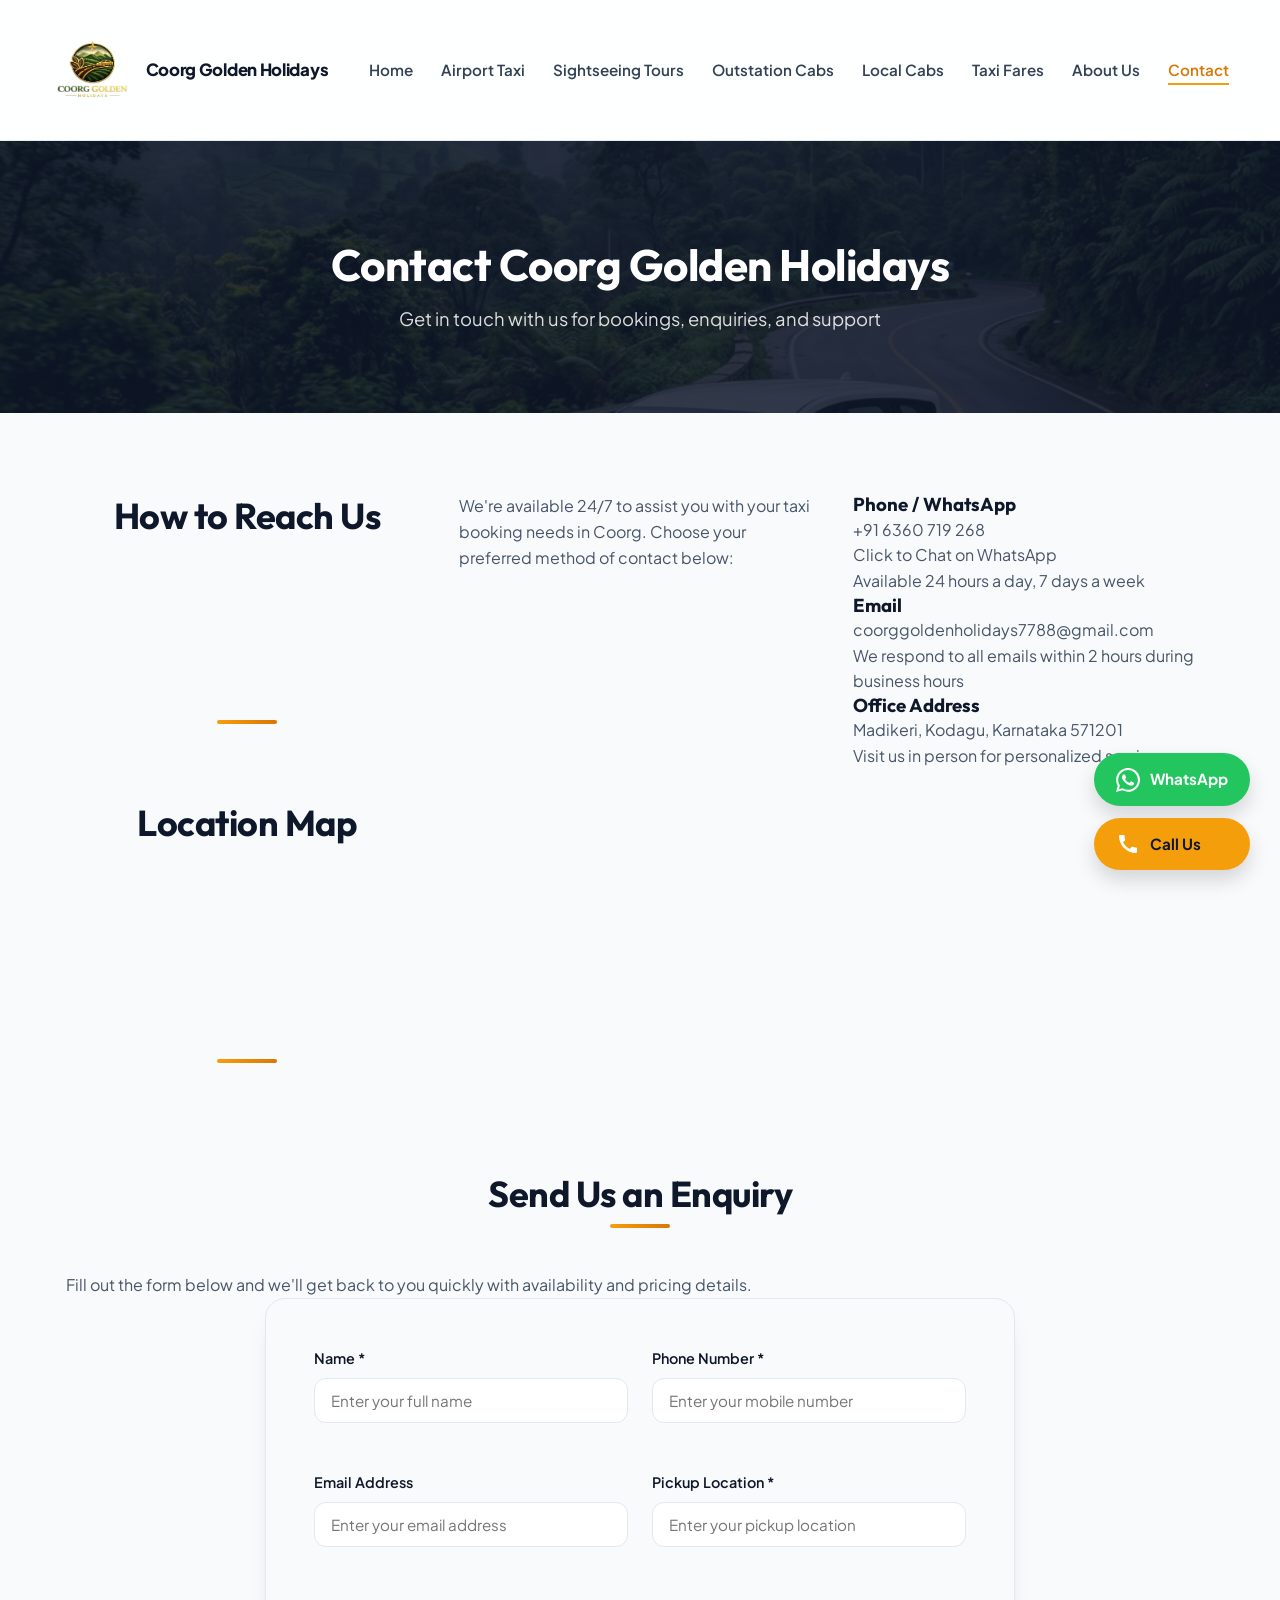
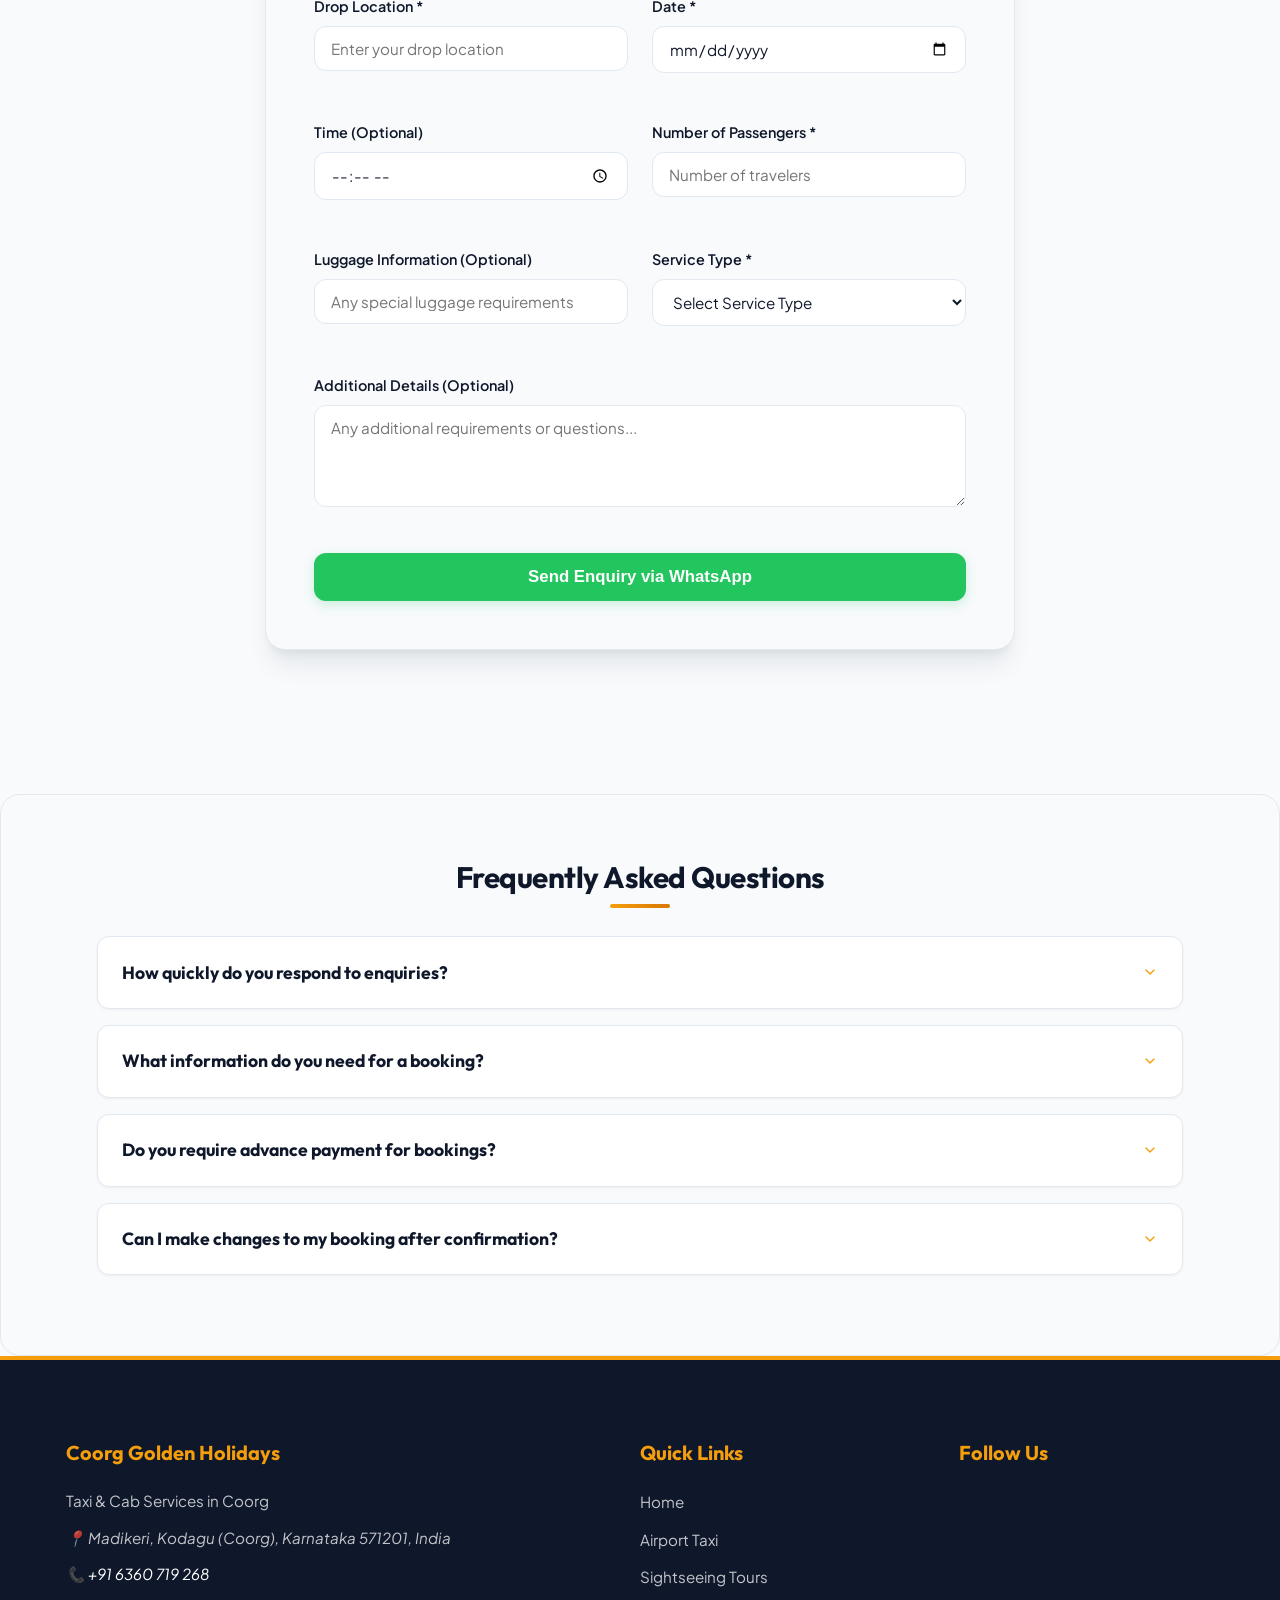
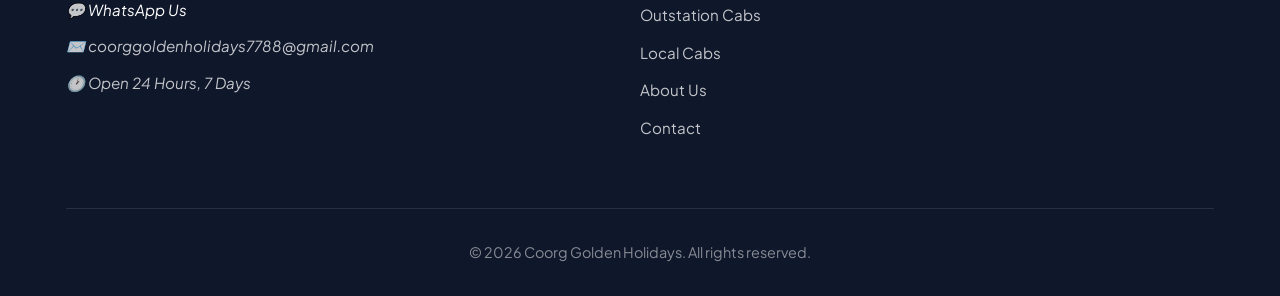
<file: contact.html>
<!DOCTYPE html>
<html lang="en">
<head>
    <meta charset="UTF-8">
    <meta name="viewport" content="width=device-width, initial-scale=1.0">
    <title>Contact Coorg Golden Holidays - Taxi Service Enquiry</title>
    <meta name="description" content="Get in touch with Coorg Golden Holidays for taxi bookings, enquiries, and support. Contact us via phone, WhatsApp, email or visit our office in Madikeri.">
    <link rel="canonical" href="/contact.html">
    <meta property="og:title" content="Contact Coorg Golden Holidays - Taxi Service Enquiry">
    <meta property="og:description" content="Get in touch with Coorg Golden Holidays for taxi bookings, enquiries, and support. Contact us via phone, WhatsApp, email or visit our office in Madikeri.">
    <meta property="og:image" content="/assets/images/hero.png">
    <meta property="og:url" content="/contact.html">
    <meta property="og:type" content="website">
    <link rel="stylesheet" href="assets/css/styles.css">
    <script src="assets/js/script.js" defer></script>
    <!-- Schema.org markup for LocalBusiness -->
    <script type="application/ld+json">
    {
      "@context": "https://schema.org/",
      "@type": "LocalBusiness",
      "name": "Coorg Golden Holidays",
      "url": "/",
      "logo": "/assets/images/hero.png",
      "image": "/assets/images/hero.png",
      "address": {
        "@type": "PostalAddress",
        "streetAddress": "Madikeri",
        "addressLocality": "Kodagu",
        "addressRegion": "Karnataka",
        "postalCode": "571201",
        "addressCountry": "IN"
      },
      "geo": {
        "@type": "GeoCoordinates",
        "latitude": "12.4214",
        "longitude": "75.7303"
      },
      "telephone": "+91-6360719268",
      "url": "/",
      "sameAs": [
        "https://www.google.com/search?q=Coorg+Golden+Holidays"
      ],
      "priceRange": "₹500-₹10000",
      "servesArea": [
        "Coorg",
        "Madikeri",
        "Kushalnagar",
        "Virajpet",
        "Somwarpet",
        "Bangalore",
        "Mysore",
        "Mangalore",
        "Hassan",
        "Coorg",
        "Kodagu"
      ],
      "openingHours": "Mo, Tu, We, Th, Fr, Sa, Su 00:00-24:00",
      "contactPoint": {
        "@type": "ContactPoint",
        "telephone": "+91-6360719268",
        "contactType": "Customer Service"
      }
    }
    </script>
</head>
<body>
    <header>
        <div class="container">
            <a href="index.html" class="logo-link">
                <img src="assets/images/logo.png" alt="Coorg Golden Holidays Logo" class="header-logo">
                <span class="logo-name">Coorg Golden Holidays</span>
            </a>
            <nav>
                <ul>
                    <li><a href="index.html">Home</a></li>
                    <li><a href="airport-taxi-coorg.html">Airport Taxi</a></li>
                    <li><a href="coorg-sightseeing-taxi.html">Sightseeing Tours</a></li>
                    <li><a href="outstation-cabs-coorg.html">Outstation Cabs</a></li>
                    <li><a href="local-taxi-madikeri.html">Local Cabs</a></li>
                    <li><a href="taxi-fare-coorg.html">Taxi Fares</a></li>
                    <li><a href="about.html">About Us</a></li>
                    <li><a href="contact.html" class="active">Contact</a></li>
                </ul>
            </nav>
        </div>
    </header>
    
    <section class="page-header">
        <div class="container">
            <h1>Contact Coorg Golden Holidays</h1>
            <p>Get in touch with us for bookings, enquiries, and support</p>
        </div>
    </section>
    
    <main>
        <section class="contact-details">
            <div class="container">
                <div class="contact-content">
                    <div class="contact-info">
                        <h2>How to Reach Us</h2>
                        <p>We're available 24/7 to assist you with your taxi booking needs in Coorg. Choose your preferred method of contact below:</p>
                        
                        <div class="contact-methods">
                            <div class="method">
                                <h3>Phone / WhatsApp</h3>
                                <p><a href="tel:+916360719268">+91 6360 719 268</a></p>
                                <p><a href="https://wa.me/916360719268">Click to Chat on WhatsApp</a></p>
                                <p>Available 24 hours a day, 7 days a week</p>
                            </div>
                            
                            <div class="method">
                                <h3>Email</h3>
                                <p><a href="mailto:coorggoldenholidays7788@gmail.com">coorggoldenholidays7788@gmail.com</a></p>
                                <p>We respond to all emails within 2 hours during business hours</p>
                            </div>
                            
                            <div class="method">
                                <h3>Office Address</h3>
                                <p>Madikeri, Kodagu, Karnataka 571201</p>
                                <p>Visit us in person for personalized service</p>
                            </div>
                        </div>
                        
                        <h2>Location Map</h2>
                        <div class="map-container">
                            <!-- Google Maps Embed -->
                            <iframe 
                                src="https://www.google.com/maps/embed?pb=!1m18!1m12!1m3!1d3888.577293428083!2d75.72780141451271!3d12.42503437932316!2m3!1f0!2f0!3f0!3m2!1i1024!2i768!4f13.1!3m3!1m2!1s0x3bae605c7b4a8ded%3A0x5b80ee388f087e94!2sMadikeri%2C%20Kodagu%2C%20Karnataka%20571201!5e0!3m2!1sen!2sin!4v1721647200000!5m2!1sen!2sin" 
                                width="100%" 
                                height="300" 
                                style="border:0;" 
                                allowfullscreen="" 
                                loading="lazy"
                                referrerpolicy="no-referrer-when-downgrade">
                            </iframe>
                        </div>
                    </div>
                    
                    <div class="contact-form">
                        <h2>Send Us an Enquiry</h2>
                        <p>Fill out the form below and we'll get back to you quickly with availability and pricing details.</p>
                        <form id="whatsapp-form" class="whatsapp-form">
                            <div class="form-grid">
                                <div class="form-group">
                                    <label for="name">Name *</label>
                                    <input type="text" id="name" name="name" required placeholder="Enter your full name">
                                </div>
                                <div class="form-group">
                                    <label for="phone">Phone Number *</label>
                                    <input type="tel" id="phone" name="phone" required placeholder="Enter your mobile number">
                                </div>
                                <div class="form-group">
                                    <label for="email">Email Address</label>
                                    <input type="email" id="email" name="email" placeholder="Enter your email address">
                                </div>
                                <div class="form-group">
                                    <label for="pickup">Pickup Location *</label>
                                    <input type="text" id="pickup" name="pickup" required placeholder="Enter your pickup location">
                                </div>
                                <div class="form-group">
                                    <label for="drop">Drop Location *</label>
                                    <input type="text" id="drop" name="drop" required placeholder="Enter your drop location">
                                </div>
                                <div class="form-group">
                                    <label for="date">Date *</label>
                                    <input type="date" id="date" name="date" required>
                                </div>
                                <div class="form-group">
                                    <label for="time">Time (Optional)</label>
                                    <input type="time" id="time" name="time">
                                </div>
                                <div class="form-group">
                                    <label for="passengers">Number of Passengers *</label>
                                    <input type="number" id="passengers" name="passengers" min="1" required placeholder="Number of travelers">
                                </div>
                                <div class="form-group">
                                    <label for="luggage">Luggage Information (Optional)</label>
                                    <input type="text" id="luggage" name="luggage" placeholder="Any special luggage requirements">
                                </div>
                                <div class="form-group">
                                    <label for="service">Service Type *</label>
                                    <select id="service" name="service" required>
                                        <option value="">Select Service Type</option>
                                        <option value="airport">Airport Pickup & Drop</option>
                                        <option value="sightseeing">Sightseeing Cabs / Tour Packages</option>
                                        <option value="outstation">Outstation Cabs</option>
                                        <option value="local">Local Cabs</option>
                                        <option value="hourly">Hourly Hire</option>
                                        <option value="other">Other / Custom Requirement</option>
                                    </select>
                                </div>
                                <div class="form-group full-width">
                                    <label for="message">Additional Details (Optional)</label>
                                    <textarea id="message" name="message" rows="4" placeholder="Any additional requirements or questions..."></textarea>
                                </div>
                            </div>
                            <button type="submit" class="whatsapp-btn">Send Enquiry via WhatsApp</button>
                        </form>
                    </div>
                </div>
            </div>
        </section>
        
        <section class="faq">
            <div class="container">
                <h2>Frequently Asked Questions</h2>
                <div class="faq-items">
                    <div class="faq-item">
                        <div class="faq-question">
                            <h3>How quickly do you respond to enquiries?</h3>
                        </div>
                        <div class="faq-answer">
                            <p>We aim to respond to all enquiries within 15-30 minutes via WhatsApp and within 2 hours for emails during business hours (8 AM - 8 PM). For urgent requests, we recommend contacting us directly via WhatsApp or phone.</p>
                        </div>
                    </div>
                    <div class="faq-item">
                        <div class="faq-question">
                            <h3>What information do you need for a booking?</h3>
                        </div>
                        <div class="faq-answer">
                            <p>To provide you with an accurate quote, we typically need: pickup location, drop location, date, preferred time, number of passengers, vehicle preference (if any), and any special requirements like child seats or extra luggage.</p>
                        </div>
                    </div>
                    <div class="faq-item">
                        <div class="faq-question">
                            <h3>Do you require advance payment for bookings?</h3>
                        </div>
                        <div class="faq-answer">
                            <p>For most bookings, payment is made directly to the driver at the end of the journey. For advance bookings or special requests, we may request a small advance amount via secure online transfer or UPI, which will be discussed during booking confirmation.</p>
                        </div>
                    </div>
                    <div class="faq-item">
                        <div class="faq-question">
                            <h3>Can I make changes to my booking after confirmation?</h3>
                        </div>
                        <div class="faq-answer">
                            <p>Yes, we understand that plans can change. You can modify your booking subject to availability. We recommend contacting us as soon as possible for any changes. Changes made less than 6 hours before the scheduled pickup may be subject to availability and potential charges.</p>
                        </div>
                    </div>
                </div>
            </div>
        </section>
    </main>
    
    <footer>
        <div class="container">
            <div class="footer-content">
                <div class="footer-info" itemscope itemtype="https://schema.org/LocalBusiness">
                    <h3 class="footer-brand" itemprop="name">Coorg Golden Holidays</h3>
                    <p class="footer-tagline" itemprop="description">Taxi &amp; Cab Services in Coorg</p>
                    <address class="footer-nap">
                        <p itemprop="address" itemscope itemtype="https://schema.org/PostalAddress">
                            <span class="nap-icon">📍</span>
                            <span itemprop="streetAddress">Madikeri</span>,
                            <span itemprop="addressLocality">Kodagu (Coorg)</span>,
                            <span itemprop="addressRegion">Karnataka</span>
                            <span itemprop="postalCode">571201</span>,
                            <span itemprop="addressCountry">India</span>
                        </p>
                        <p>
                            <span class="nap-icon">📞</span>
                            <a href="tel:+916360719268" itemprop="telephone">+91 6360 719 268</a>
                        </p>
                        <p>
                            <span class="nap-icon">💬</span>
                            <a href="https://wa.me/916360719268" itemprop="telephone">WhatsApp Us</a>
                        </p>
                        <p>
                            <span class="nap-icon">✉️</span>
                            <span itemprop="email">coorggoldenholidays7788@gmail.com</span>
                        </p>
                        <p>
                            <span class="nap-icon">🕐</span>
                            <span itemprop="openingHours" content="Mo-Su 00:00-24:00">Open 24 Hours, 7 Days</span>
                        </p>
                    </address>
                    <meta itemprop="priceRange" content="₹500-₹10000">
                </div>
                <div class="footer-links">
                    <h3>Quick Links</h3>
                    <ul>
                        <li><a href="index.html">Home</a></li>
                        <li><a href="airport-taxi-coorg.html">Airport Taxi</a></li>
                        <li><a href="coorg-sightseeing-taxi.html">Sightseeing Tours</a></li>
                        <li><a href="outstation-cabs-coorg.html">Outstation Cabs</a></li>
                        <li><a href="local-taxi-madikeri.html">Local Cabs</a></li>
                        <li><a href="about.html">About Us</a></li>
                        <li><a href="contact.html">Contact</a></li>
                    </ul>
                </div>
                <div class="footer-social">
                    <h3>Follow Us</h3>
                </div>
            </div>
            <div class="footer-bottom">
                <p>&copy; 2025 Coorg Golden Holidays. All rights reserved.</p>
            </div>
        </div>
    </footer>
    
    <div class="sticky-buttons">
        <a href="https://wa.me/916360719268" class="whatsapp-sticky">
            <svg width="24" height="24" viewBox="0 0 24 24" fill="white" xmlns="http://www.w3.org/2000/svg"><path d="M17.472 14.382c-.297-.149-1.758-.867-2.03-.967-.273-.099-.471-.148-.67.15-.197.297-.767.966-.94 1.164-.173.199-.347.223-.644.075-.297-.15-1.255-.463-2.39-1.475-.883-.788-1.48-1.761-1.653-2.059-.173-.297-.018-.458.13-.606.134-.133.298-.347.446-.52.149-.174.198-.298.298-.497.099-.198.05-.371-.025-.52-.075-.149-.669-1.612-.916-2.207-.242-.579-.487-.5-.669-.51-.173-.008-.371-.01-.57-.01-.198 0-.52.074-.792.372-.272.297-1.04 1.016-1.04 2.479 0 1.462 1.065 2.875 1.213 3.074.149.198 2.096 3.2 5.077 4.487.709.306 1.262.489 1.694.625.712.227 1.36.195 1.871.118.571-.085 1.758-.719 2.006-1.413.248-.694.248-1.289.173-1.413-.074-.124-.272-.198-.57-.347m-5.421 7.403h-.004a9.87 9.87 0 01-5.031-1.378l-.361-.214-3.741.982.998-3.648-.235-.374a9.86 9.86 0 01-1.51-5.26c.001-5.45 4.436-9.884 9.888-9.884 2.64 0 5.122 1.03 6.988 2.898a9.825 9.825 0 012.893 6.994c-.003 5.45-4.437 9.884-9.885 9.884m8.413-18.297A11.815 11.815 0 0012.05 0C5.495 0 .16 5.335.157 11.892c0 2.096.547 4.142 1.588 5.945L.057 24l6.305-1.654a11.882 11.882 0 005.683 1.448h.005c6.554 0 11.89-5.335 11.893-11.893a11.821 11.821 0 00-3.48-8.413Z"/></svg>
            WhatsApp
        </a>
        <a href="tel:+916360719268" class="call-sticky">
            <svg width="24" height="24" viewBox="0 0 24 24" fill="white" xmlns="http://www.w3.org/2000/svg"><path d="M20.01 15.38c-1.23 0-2.42-.2-3.53-.56-.35-.12-.74-.03-1.01.24l-1.57 1.97c-2.83-1.35-5.48-3.9-6.89-6.83l1.95-1.66c.27-.28.35-.67.24-1.02-.37-1.11-.56-2.3-.56-3.53 0-.54-.45-.99-.99-.99H4.19C3.65 3 3 3.24 3 3.99 3 13.28 10.73 21 20.01 21c.71 0 .99-.63.99-1.18v-3.45c0-.54-.45-.99-.99-.99z"/></svg>
            Call Us
        </a>
    </div>
    
    <script>
        document.getElementById('whatsapp-form').addEventListener('submit', function(e) {
            e.preventDefault();
            
            const name = document.getElementById('name').value;
            const phone = document.getElementById('phone').value;
            const email = document.getElementById('email').value;
            const pickup = document.getElementById('pickup').value;
            const drop = document.getElementById('drop').value;
            const date = document.getElementById('date').value;
            const time = document.getElementById('time').value;
            const passengers = document.getElementById('passengers').value;
            const luggage = document.getElementById('luggage').value;
            const service = document.getElementById('service').value;
            const message = document.getElementById('message').value;
            
            let serviceText = '';
            switch(service) {
                case 'airport':
                    serviceText = 'Airport Pickup & Drop';
                    break;
                case 'sightseeing':
                    serviceText = 'Sightseeing Cabs / Tour Packages';
                    break;
                case 'outstation':
                    serviceText = 'Outstation Cabs';
                    break;
                case 'local':
                    serviceText = 'Local Cabs';
                    break;
                case 'hourly':
                    serviceText = 'Hourly Hire';
                    break;
                case 'other':
                    serviceText = 'Other / Custom Requirement';
                    break;
                default:
                    serviceText = 'Taxi Service';
            }
            
            let whatsappMessage = `Hello Coorg Golden Holidays,

Name: ${name}
Phone: ${phone}
${email ? `Email: ${email}` : ''}
Pickup Location: ${pickup}
Drop Location: ${drop}
Date: ${date}
${time ? `Time: ${time}` : ''}
Number of Passengers: ${passengers}
${luggage ? `Luggage Info: ${luggage}` : ''}
Service Type: ${serviceText}
${message ? `Additional Details: ${message}` : ''}

Please provide availability and fare details.`;
            
            const encodedMessage = encodeURIComponent(whatsappMessage);
            const whatsappUrl = `https://wa.me/916360719268?text=${encodedMessage}`;
            
            window.open(whatsappUrl, '_blank');
        });
    </script>
</body>
</html>
</file>
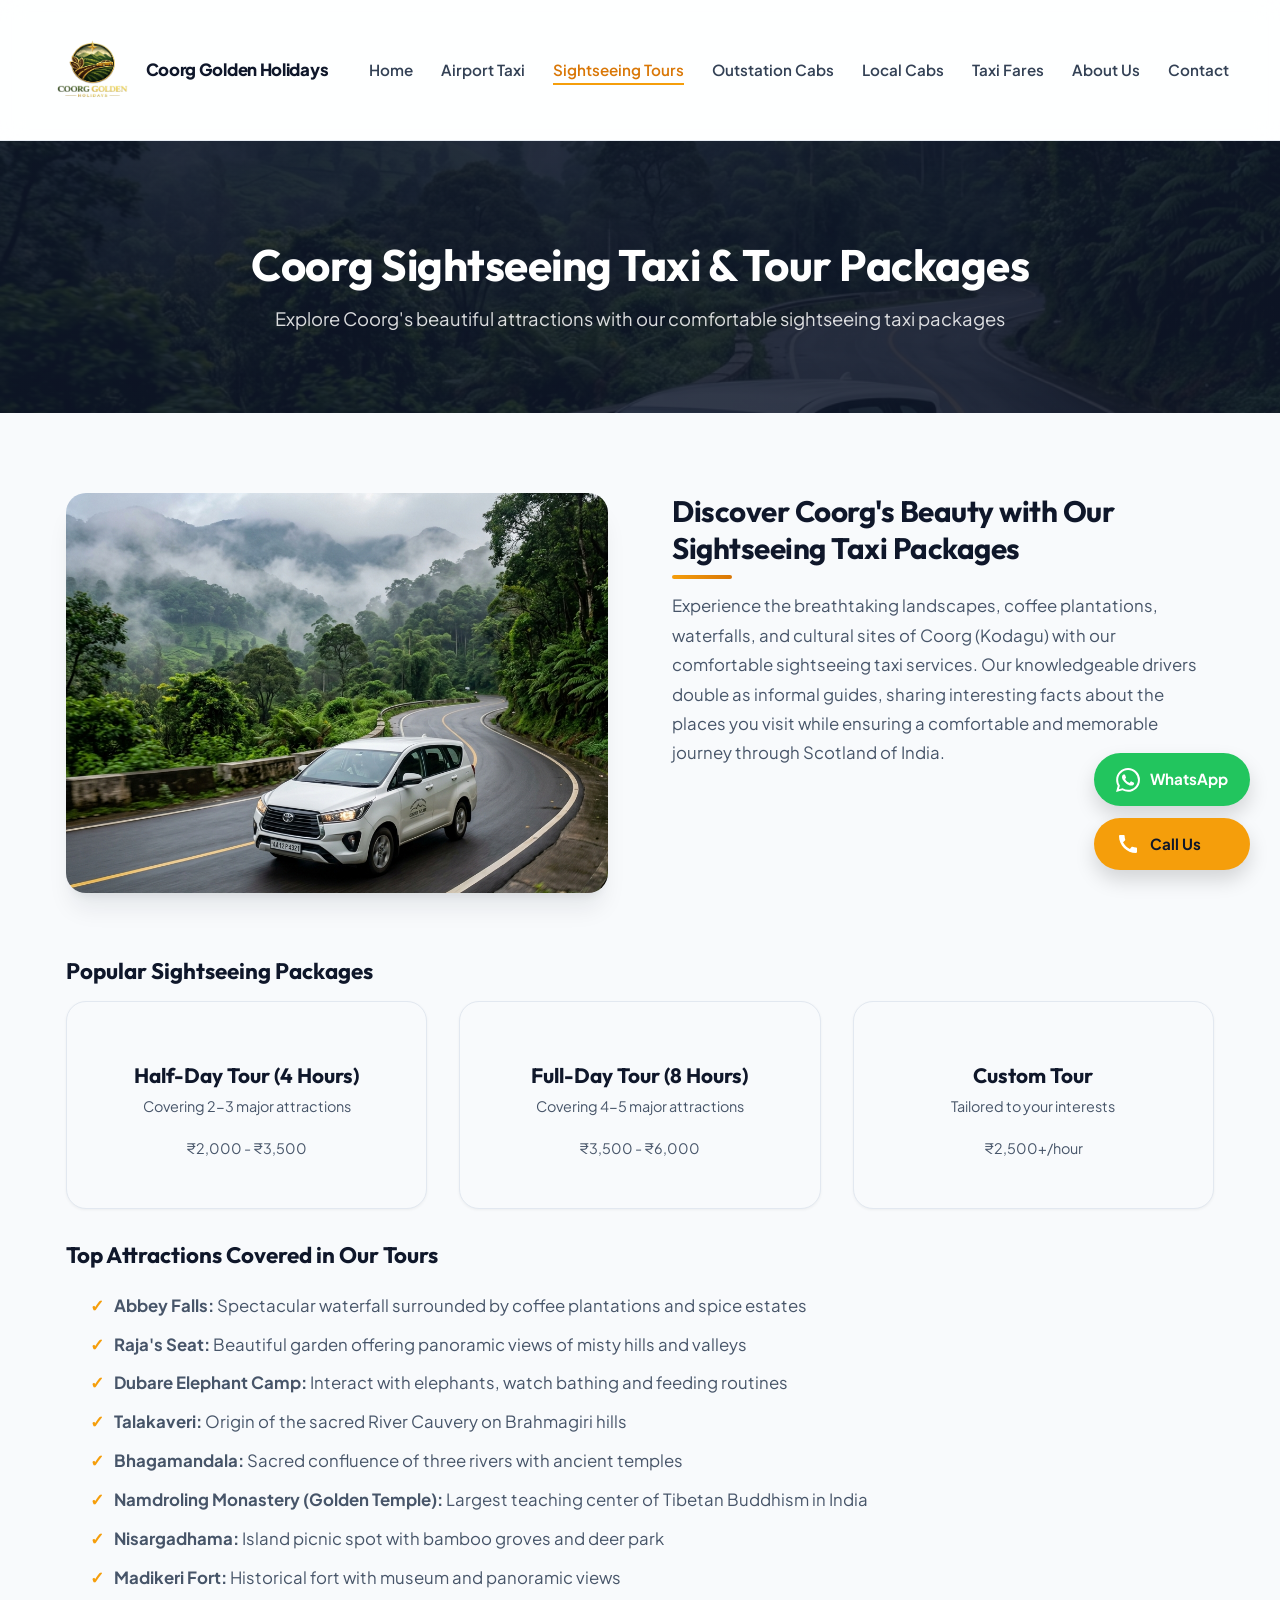
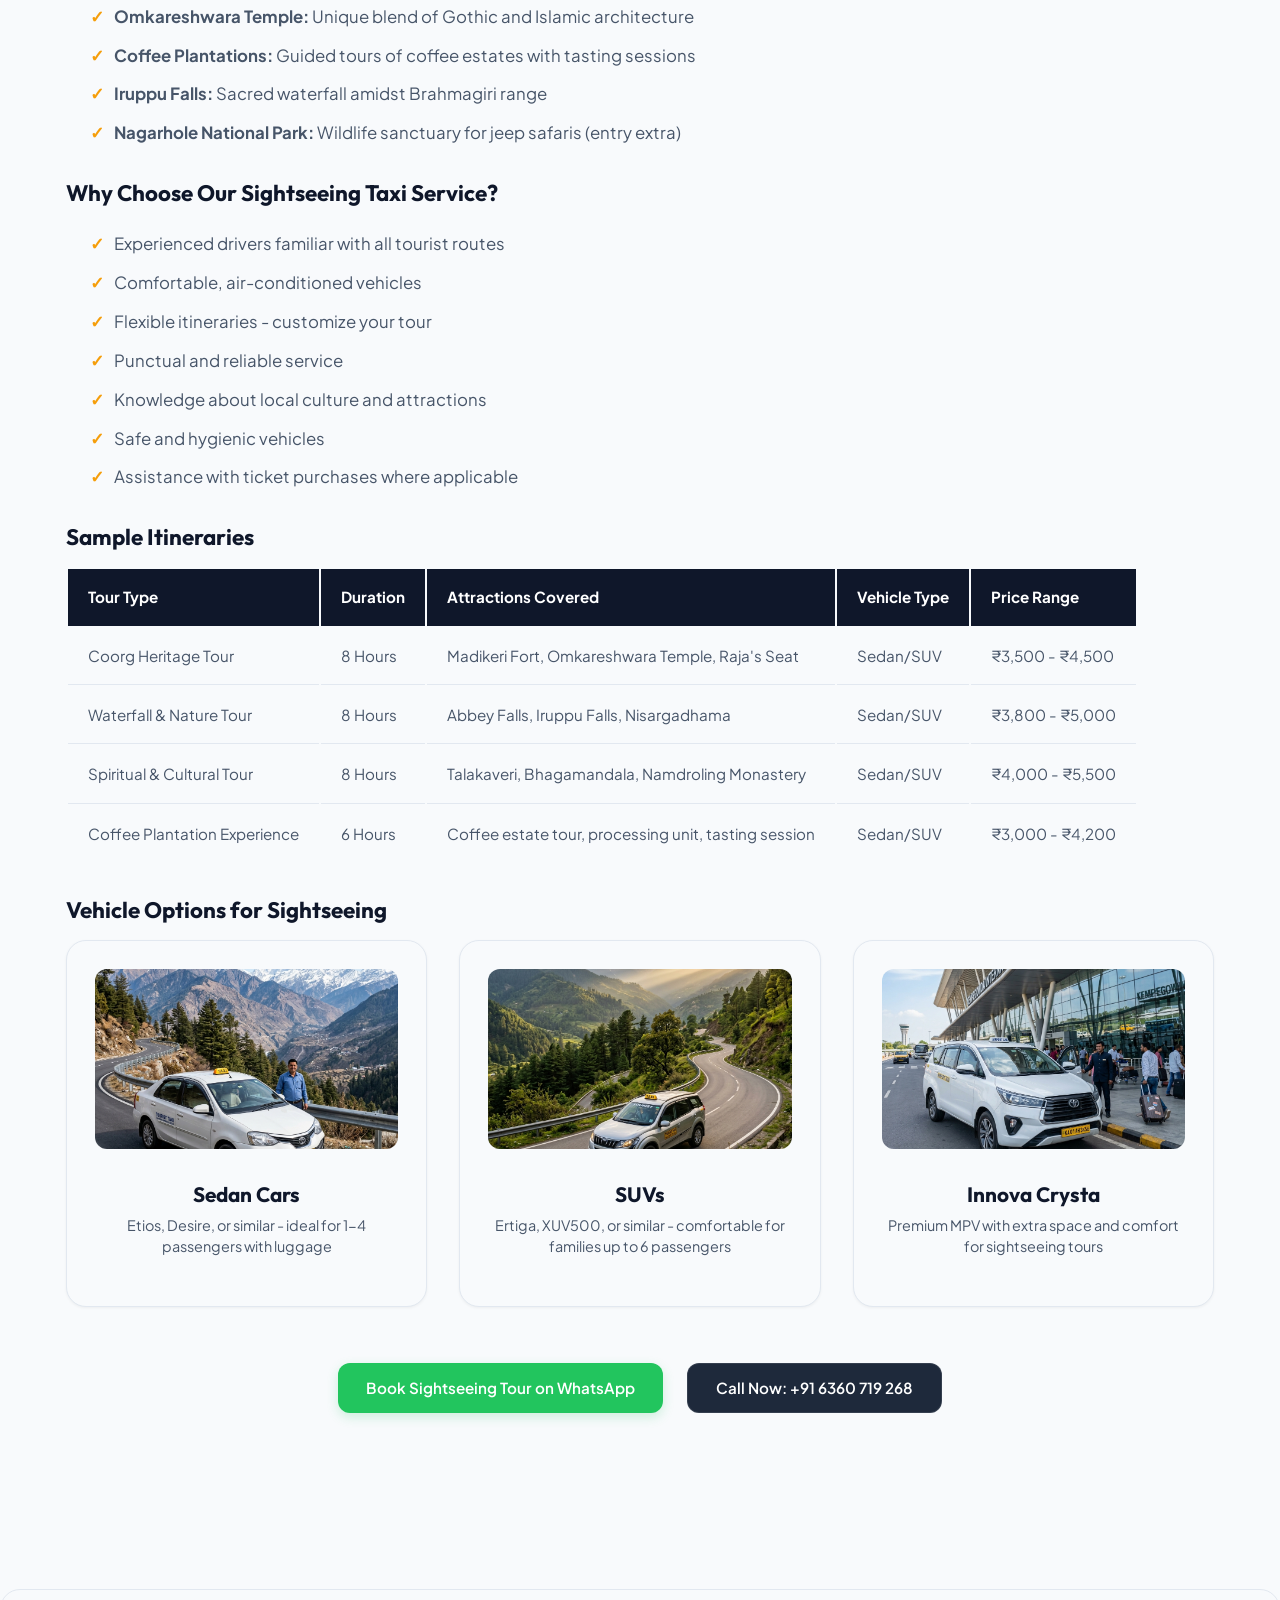
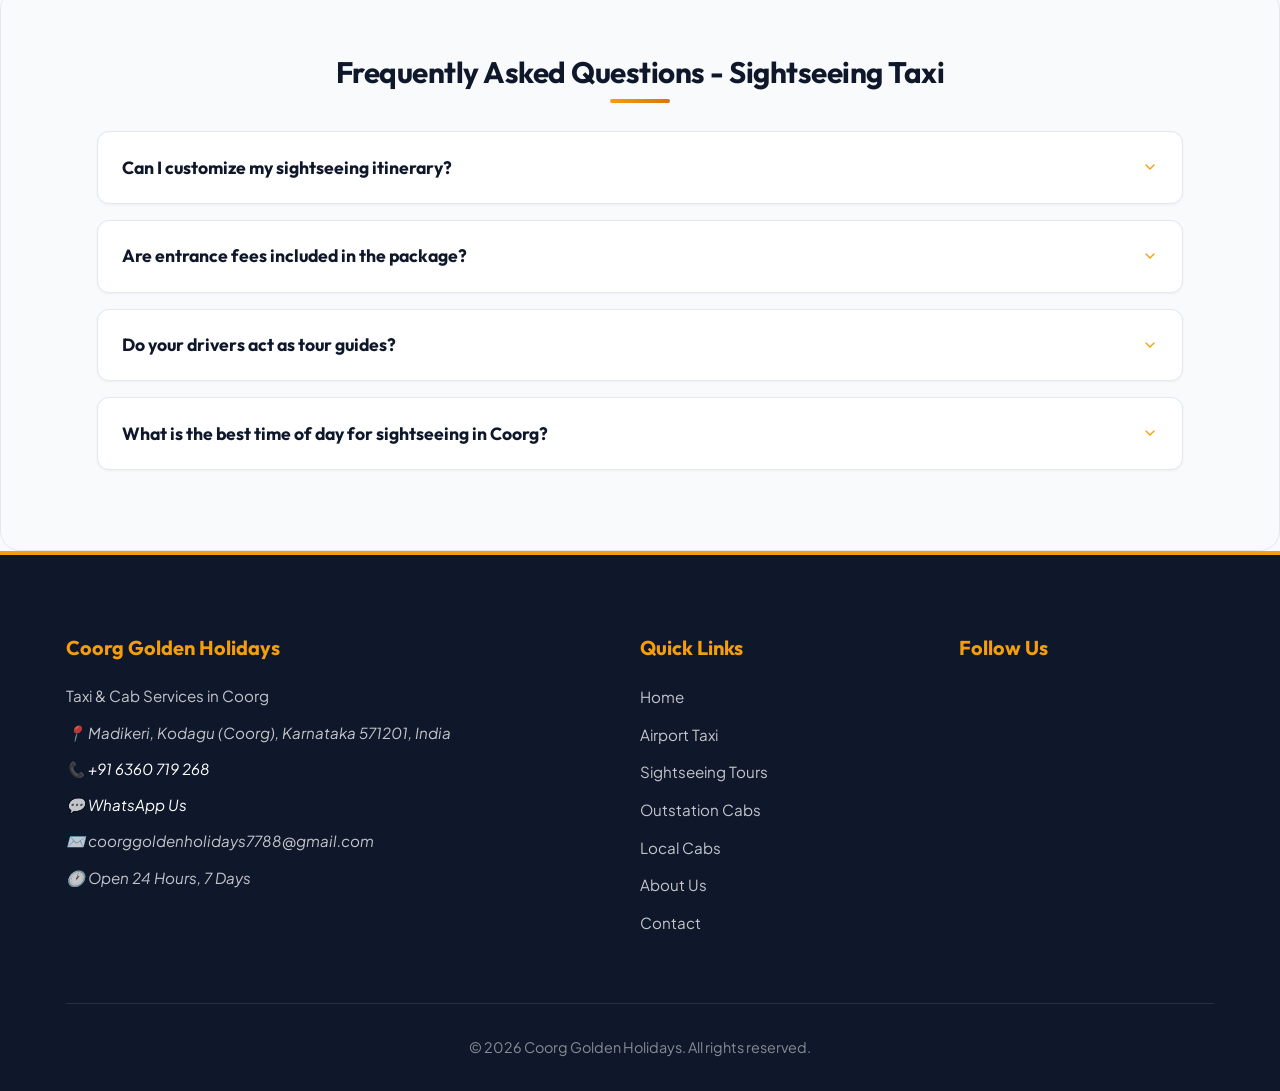
<file: coorg-sightseeing-taxi.html>
<!DOCTYPE html>
<html lang="en">
<head>
    <meta charset="UTF-8">
    <meta name="viewport" content="width=device-width, initial-scale=1.0">
    <title>Coorg Sightseeing Taxi - Tour Packages by Car</title>
    <meta name="description" content="Explore Coorg's beautiful attractions with our sightseeing taxi packages. Visit Abbey Falls, Raja's Seat, Dubare Elephant Camp and more. Comfortable cars with knowledgeable drivers.">
    <link rel="canonical" href="/coorg-sightseeing-taxi.html">
    <meta property="og:title" content="Coorg Sightseeing Taxi - Tour Packages by Car">
    <meta property="og:description" content="Explore Coorg's beautiful attractions with our sightseeing taxi packages. Visit Abbey Falls, Raja's Seat, Dubare Elephant Camp and more.">
    <meta property="og:image" content="/assets/images/hero.png">
    <meta property="og:url" content="/coorg-sightseeing-taxi.html">
    <meta property="og:type" content="website">
    <link rel="stylesheet" href="assets/css/styles.css">
    <script src="assets/js/script.js" defer></script>
    <!-- Schema.org markup for TaxiService -->
    <script type="application/ld+json">
    {
      "@context": "https://schema.org/",
      "@type": "Service",
      "serviceType": "Sightseeing Taxi Service",
      "provider": {
        "@type": "LocalBusiness",
        "name": "Coorg Golden Holidays",
        "url": "/",
        "logo": "/assets/images/hero.png",
        "image": "/assets/images/hero.png",
        "address": {
          "@type": "PostalAddress",
          "streetAddress": "Madikeri",
          "addressLocality": "Kodagu",
          "addressRegion": "Karnataka",
          "postalCode": "571201",
          "addressCountry": "IN"
        },
        "geo": {
          "@type": "GeoCoordinates",
          "latitude": "12.4214",
          "longitude": "75.7303"
        },
        "telephone": "+91-6360719268",
        "url": "/",
        "sameAs": [
          "https://www.google.com/search?q=Coorg+Golden+Holidays"
        ],
        "priceRange": "₹2000-₹6000",
        "servesArea": [
          "Coorg",
          "Madikeri",
          "Kushalnagar",
          "Virajpet",
          "Somwarpet",
          "Abbey Falls",
          "Raja's Seat",
          "Dubare Elephant Camp",
          "Talakaveri",
          "Bhagamandala"
        ]
      },
      "areaServed": [
        "Coorg",
        "Madikeri",
        "Kushalnagar",
        "Virajpet",
        "Somwarpet",
        "Abbey Falls",
        "Raja's Seat",
        "Dubare Elephant Camp",
        "Talakaveri",
        "Bhagamandala"
      ],
      "availableChannel": {
        "@type": "ServiceChannel",
        "serviceUrl": "/contact.html",
        "servicePhone": "+91-6360719268",
        "serviceEmail": "mailto:coorggoldenholidays7788@gmail.com"
      }
    }
    </script>
</head>
<body>
    <header>
        <div class="container">
            <a href="index.html" class="logo-link">
                <img src="assets/images/logo.png" alt="Coorg Golden Holidays Logo" class="header-logo">
                <span class="logo-name">Coorg Golden Holidays</span>
            </a>
            <nav>
                <ul>
                    <li><a href="index.html">Home</a></li>
                    <li><a href="airport-taxi-coorg.html">Airport Taxi</a></li>
                    <li><a href="coorg-sightseeing-taxi.html" class="active">Sightseeing Tours</a></li>
                    <li><a href="outstation-cabs-coorg.html">Outstation Cabs</a></li>
                    <li><a href="local-taxi-madikeri.html">Local Cabs</a></li>
                    <li><a href="taxi-fare-coorg.html">Taxi Fares</a></li>
                    <li><a href="about.html">About Us</a></li>
                    <li><a href="contact.html">Contact</a></li>
                </ul>
            </nav>
        </div>
    </header>
    
    <section class="page-header">
        <div class="container">
            <h1>Coorg Sightseeing Taxi & Tour Packages</h1>
            <p>Explore Coorg's beautiful attractions with our comfortable sightseeing taxi packages</p>
        </div>
    </section>
    
    <main>
        <section class="service-details">
            <div class="container">
                <div class="service-content">
                    <div class="service-image">
                        <img src="assets/images/hero.png" alt="Coorg sightseeing taxi with visitors at Abbey Falls">
                    </div>
                    <div class="service-text">
                        <h2>Discover Coorg's Beauty with Our Sightseeing Taxi Packages</h2>
                        <p>Experience the breathtaking landscapes, coffee plantations, waterfalls, and cultural sites of Coorg (Kodagu) with our comfortable sightseeing taxi services. Our knowledgeable drivers double as informal guides, sharing interesting facts about the places you visit while ensuring a comfortable and memorable journey through Scotland of India.</p>
                    </div>
                </div>
                
                <h3>Popular Sightseeing Packages</h3>
                <div class="fleet-grid">
                    <div class="fleet-item">
                        <h3>Half-Day Tour (4 Hours)</h3>
                        <p>Covering 2-3 major attractions</p>
                        <p>₹2,000 - ₹3,500</p>
                    </div>
                    <div class="fleet-item">
                        <h3>Full-Day Tour (8 Hours)</h3>
                        <p>Covering 4-5 major attractions</p>
                        <p>₹3,500 - ₹6,000</p>
                    </div>
                    <div class="fleet-item">
                        <h3>Custom Tour</h3>
                        <p>Tailored to your interests</p>
                        <p>₹2,500+/hour</p>
                    </div>
                </div>
                
                <h3>Top Attractions Covered in Our Tours</h3>
                <ul>
                    <li><strong>Abbey Falls:</strong> Spectacular waterfall surrounded by coffee plantations and spice estates</li>
                    <li><strong>Raja's Seat:</strong> Beautiful garden offering panoramic views of misty hills and valleys</li>
                    <li><strong>Dubare Elephant Camp:</strong> Interact with elephants, watch bathing and feeding routines</li>
                    <li><strong>Talakaveri:</strong> Origin of the sacred River Cauvery on Brahmagiri hills</li>
                    <li><strong>Bhagamandala:</strong> Sacred confluence of three rivers with ancient temples</li>
                    <li><strong>Namdroling Monastery (Golden Temple):</strong> Largest teaching center of Tibetan Buddhism in India</li>
                    <li><strong>Nisargadhama:</strong> Island picnic spot with bamboo groves and deer park</li>
                    <li><strong>Madikeri Fort:</strong> Historical fort with museum and panoramic views</li>
                    <li><strong>Omkareshwara Temple:</strong> Unique blend of Gothic and Islamic architecture</li>
                    <li><strong>Coffee Plantations:</strong> Guided tours of coffee estates with tasting sessions</li>
                    <li><strong>Iruppu Falls:</strong> Sacred waterfall amidst Brahmagiri range</li>
                    <li><strong>Nagarhole National Park:</strong> Wildlife sanctuary for jeep safaris (entry extra)</li>
                </ul>
                
                <h3>Why Choose Our Sightseeing Taxi Service?</h3>
                <ul>
                    <li>Experienced drivers familiar with all tourist routes</li>
                    <li>Comfortable, air-conditioned vehicles</li>
                    <li>Flexible itineraries - customize your tour</li>
                    <li>Punctual and reliable service</li>
                    <li>Knowledge about local culture and attractions</li>
                    <li>Safe and hygienic vehicles</li>
                    <li>Assistance with ticket purchases where applicable</li>
                </ul>
                
                <h3>Sample Itineraries</h3>
                <div class="fare-table">
                    <table>
                        <thead>
                            <tr>
                                <th>Tour Type</th>
                                <th>Duration</th>
                                <th>Attractions Covered</th>
                                <th>Vehicle Type</th>
                                <th>Price Range</th>
                            </tr>
                        </thead>
                        <tbody>
                            <tr>
                                <td>Coorg Heritage Tour</td>
                                <td>8 Hours</td>
                                <td>Madikeri Fort, Omkareshwara Temple, Raja's Seat</td>
                                <td>Sedan/SUV</td>
                                <td>₹3,500 - ₹4,500</td>
                            </tr>
                            <tr>
                                <td>Waterfall & Nature Tour</td>
                                <td>8 Hours</td>
                                <td>Abbey Falls, Iruppu Falls, Nisargadhama</td>
                                <td>Sedan/SUV</td>
                                <td>₹3,800 - ₹5,000</td>
                            </tr>
                            <tr>
                                <td>Spiritual & Cultural Tour</td>
                                <td>8 Hours</td>
                                <td>Talakaveri, Bhagamandala, Namdroling Monastery</td>
                                <td>Sedan/SUV</td>
                                <td>₹4,000 - ₹5,500</td>
                            </tr>
                            <tr>
                                <td>Coffee Plantation Experience</td>
                                <td>6 Hours</td>
                                <td>Coffee estate tour, processing unit, tasting session</td>
                                <td>Sedan/SUV</td>
                                <td>₹3,000 - ₹4,200</td>
                            </tr>
                        </tbody>
                    </table>
                </div>
                
                <h3>Vehicle Options for Sightseeing</h3>
                <div class="fleet-grid">
                    <div class="fleet-item">
                        <img src="assets/images/fleet-sedan.png" alt="Sedan for sightseeing taxi Coorg">
                        <h3>Sedan Cars</h3>
                        <p>Etios, Desire, or similar - ideal for 1-4 passengers with luggage</p>
                    </div>
                    <div class="fleet-item">
                        <img src="assets/images/fleet-suv.png" alt="SUV for sightseeing taxi Coorg">
                        <h3>SUVs</h3>
                        <p>Ertiga, XUV500, or similar - comfortable for families up to 6 passengers</p>
                    </div>
                    <div class="fleet-item">
                        <img src="assets/images/fleet-innova.png" alt="Innova Crysta for sightseeing taxi Coorg">
                        <h3>Innova Crysta</h3>
                        <p>Premium MPV with extra space and comfort for sightseeing tours</p>
                    </div>
                </div>
                
                <div class="cta-section">
                    <a href="https://wa.me/916360719268?text=Hello%20Coorg%20Golden%20Holidays%2C%20I%20would%20like%20to%20book%20a%20sightseeing%20taxi%20tour.%20Please%20provide%20available%20packages%20and%20pricing." class="whatsapp-btn">Book Sightseeing Tour on WhatsApp</a>
                    <a href="tel:+916360719268" class="call-btn">Call Now: +91 6360 719 268</a>
                </div>
            </div>
        </section>
        
        <section class="faq">
            <div class="container">
                <h2>Frequently Asked Questions - Sightseeing Taxi</h2>
                <div class="faq-items">
                    <div class="faq-item">
                        <div class="faq-question">
                            <h3>Can I customize my sightseeing itinerary?</h3>
                        </div>
                        <div class="faq-answer">
                            <p>Absolutely! We specialize in creating customized itineraries based on your interests, duration, and preferences. Just let us know what you'd like to see and we'll design the perfect tour for you.</p>
                        </div>
                    </div>
                    <div class="faq-item">
                        <div class="faq-question">
                            <h3>Are entrance fees included in the package?</h3>
                        </div>
                        <div class="faq-answer">
                            <p>No, entrance fees to attractions are not included in our taxi service charges. You'll need to pay these directly at each site. However, our drivers can assist with purchasing tickets where needed.</p>
                        </div>
                    </div>
                    <div class="faq-item">
                        <div class="faq-question">
                            <h3>Do your drivers act as tour guides?</h3>
                        </div>
                        <div class="faq-answer">
                            <p>While our drivers are not certified tour guides, they are locals with excellent knowledge of Coorg's attractions, routes, and general information about the places you'll visit. They can provide helpful insights and recommendations throughout your journey.</p>
                        </div>
                    </div>
                    <div class="faq-item">
                        <div class="faq-question">
                            <h3>What is the best time of day for sightseeing in Coorg?</h3>
                        </div>
                        <div class="faq-answer">
                            <p>Early morning (7-9 AM) and late afternoon (3-5 PM) are ideal for sightseeing in Coorg. The weather is pleasant, and you'll avoid the midday crowds at popular attractions. Morning visits often offer the clearest views of the hills and valleys.</p>
                        </div>
                    </div>
                </div>
            </div>
        </section>
    </main>
    
    <footer>
        <div class="container">
            <div class="footer-content">
                <div class="footer-info" itemscope itemtype="https://schema.org/LocalBusiness">
                    <h3 class="footer-brand" itemprop="name">Coorg Golden Holidays</h3>
                    <p class="footer-tagline" itemprop="description">Taxi &amp; Cab Services in Coorg</p>
                    <address class="footer-nap">
                        <p itemprop="address" itemscope itemtype="https://schema.org/PostalAddress">
                            <span class="nap-icon">📍</span>
                            <span itemprop="streetAddress">Madikeri</span>,
                            <span itemprop="addressLocality">Kodagu (Coorg)</span>,
                            <span itemprop="addressRegion">Karnataka</span>
                            <span itemprop="postalCode">571201</span>,
                            <span itemprop="addressCountry">India</span>
                        </p>
                        <p>
                            <span class="nap-icon">📞</span>
                            <a href="tel:+916360719268" itemprop="telephone">+91 6360 719 268</a>
                        </p>
                        <p>
                            <span class="nap-icon">💬</span>
                            <a href="https://wa.me/916360719268" itemprop="telephone">WhatsApp Us</a>
                        </p>
                        <p>
                            <span class="nap-icon">✉️</span>
                            <span itemprop="email">coorggoldenholidays7788@gmail.com</span>
                        </p>
                        <p>
                            <span class="nap-icon">🕐</span>
                            <span itemprop="openingHours" content="Mo-Su 00:00-24:00">Open 24 Hours, 7 Days</span>
                        </p>
                    </address>
                    <meta itemprop="priceRange" content="₹500-₹10000">
                </div>
                <div class="footer-links">
                    <h3>Quick Links</h3>
                    <ul>
                        <li><a href="index.html">Home</a></li>
                        <li><a href="airport-taxi-coorg.html">Airport Taxi</a></li>
                        <li><a href="coorg-sightseeing-taxi.html">Sightseeing Tours</a></li>
                        <li><a href="outstation-cabs-coorg.html">Outstation Cabs</a></li>
                        <li><a href="local-taxi-madikeri.html">Local Cabs</a></li>
                        <li><a href="about.html">About Us</a></li>
                        <li><a href="contact.html">Contact</a></li>
                    </ul>
                </div>
                <div class="footer-social">
                    <h3>Follow Us</h3>
                </div>
            </div>
            <div class="footer-bottom">
                <p>&copy; 2025 Coorg Golden Holidays. All rights reserved.</p>
            </div>
        </div>
    </footer>
    
    <div class="sticky-buttons">
        <a href="https://wa.me/916360719268" class="whatsapp-sticky">
            <svg width="24" height="24" viewBox="0 0 24 24" fill="white" xmlns="http://www.w3.org/2000/svg"><path d="M17.472 14.382c-.297-.149-1.758-.867-2.03-.967-.273-.099-.471-.148-.67.15-.197.297-.767.966-.94 1.164-.173.199-.347.223-.644.075-.297-.15-1.255-.463-2.39-1.475-.883-.788-1.48-1.761-1.653-2.059-.173-.297-.018-.458.13-.606.134-.133.298-.347.446-.52.149-.174.198-.298.298-.497.099-.198.05-.371-.025-.52-.075-.149-.669-1.612-.916-2.207-.242-.579-.487-.5-.669-.51-.173-.008-.371-.01-.57-.01-.198 0-.52.074-.792.372-.272.297-1.04 1.016-1.04 2.479 0 1.462 1.065 2.875 1.213 3.074.149.198 2.096 3.2 5.077 4.487.709.306 1.262.489 1.694.625.712.227 1.36.195 1.871.118.571-.085 1.758-.719 2.006-1.413.248-.694.248-1.289.173-1.413-.074-.124-.272-.198-.57-.347m-5.421 7.403h-.004a9.87 9.87 0 01-5.031-1.378l-.361-.214-3.741.982.998-3.648-.235-.374a9.86 9.86 0 01-1.51-5.26c.001-5.45 4.436-9.884 9.888-9.884 2.64 0 5.122 1.03 6.988 2.898a9.825 9.825 0 012.893 6.994c-.003 5.45-4.437 9.884-9.885 9.884m8.413-18.297A11.815 11.815 0 0012.05 0C5.495 0 .16 5.335.157 11.892c0 2.096.547 4.142 1.588 5.945L.057 24l6.305-1.654a11.882 11.882 0 005.683 1.448h.005c6.554 0 11.89-5.335 11.893-11.893a11.821 11.821 0 00-3.48-8.413Z"/></svg>
            WhatsApp
        </a>
        <a href="tel:+916360719268" class="call-sticky">
            <svg width="24" height="24" viewBox="0 0 24 24" fill="white" xmlns="http://www.w3.org/2000/svg"><path d="M20.01 15.38c-1.23 0-2.42-.2-3.53-.56-.35-.12-.74-.03-1.01.24l-1.57 1.97c-2.83-1.35-5.48-3.9-6.89-6.83l1.95-1.66c.27-.28.35-.67.24-1.02-.37-1.11-.56-2.3-.56-3.53 0-.54-.45-.99-.99-.99H4.19C3.65 3 3 3.24 3 3.99 3 13.28 10.73 21 20.01 21c.71 0 .99-.63.99-1.18v-3.45c0-.54-.45-.99-.99-.99z"/></svg>
            Call Us
        </a>
    </div>
</body>
</html>
</file>
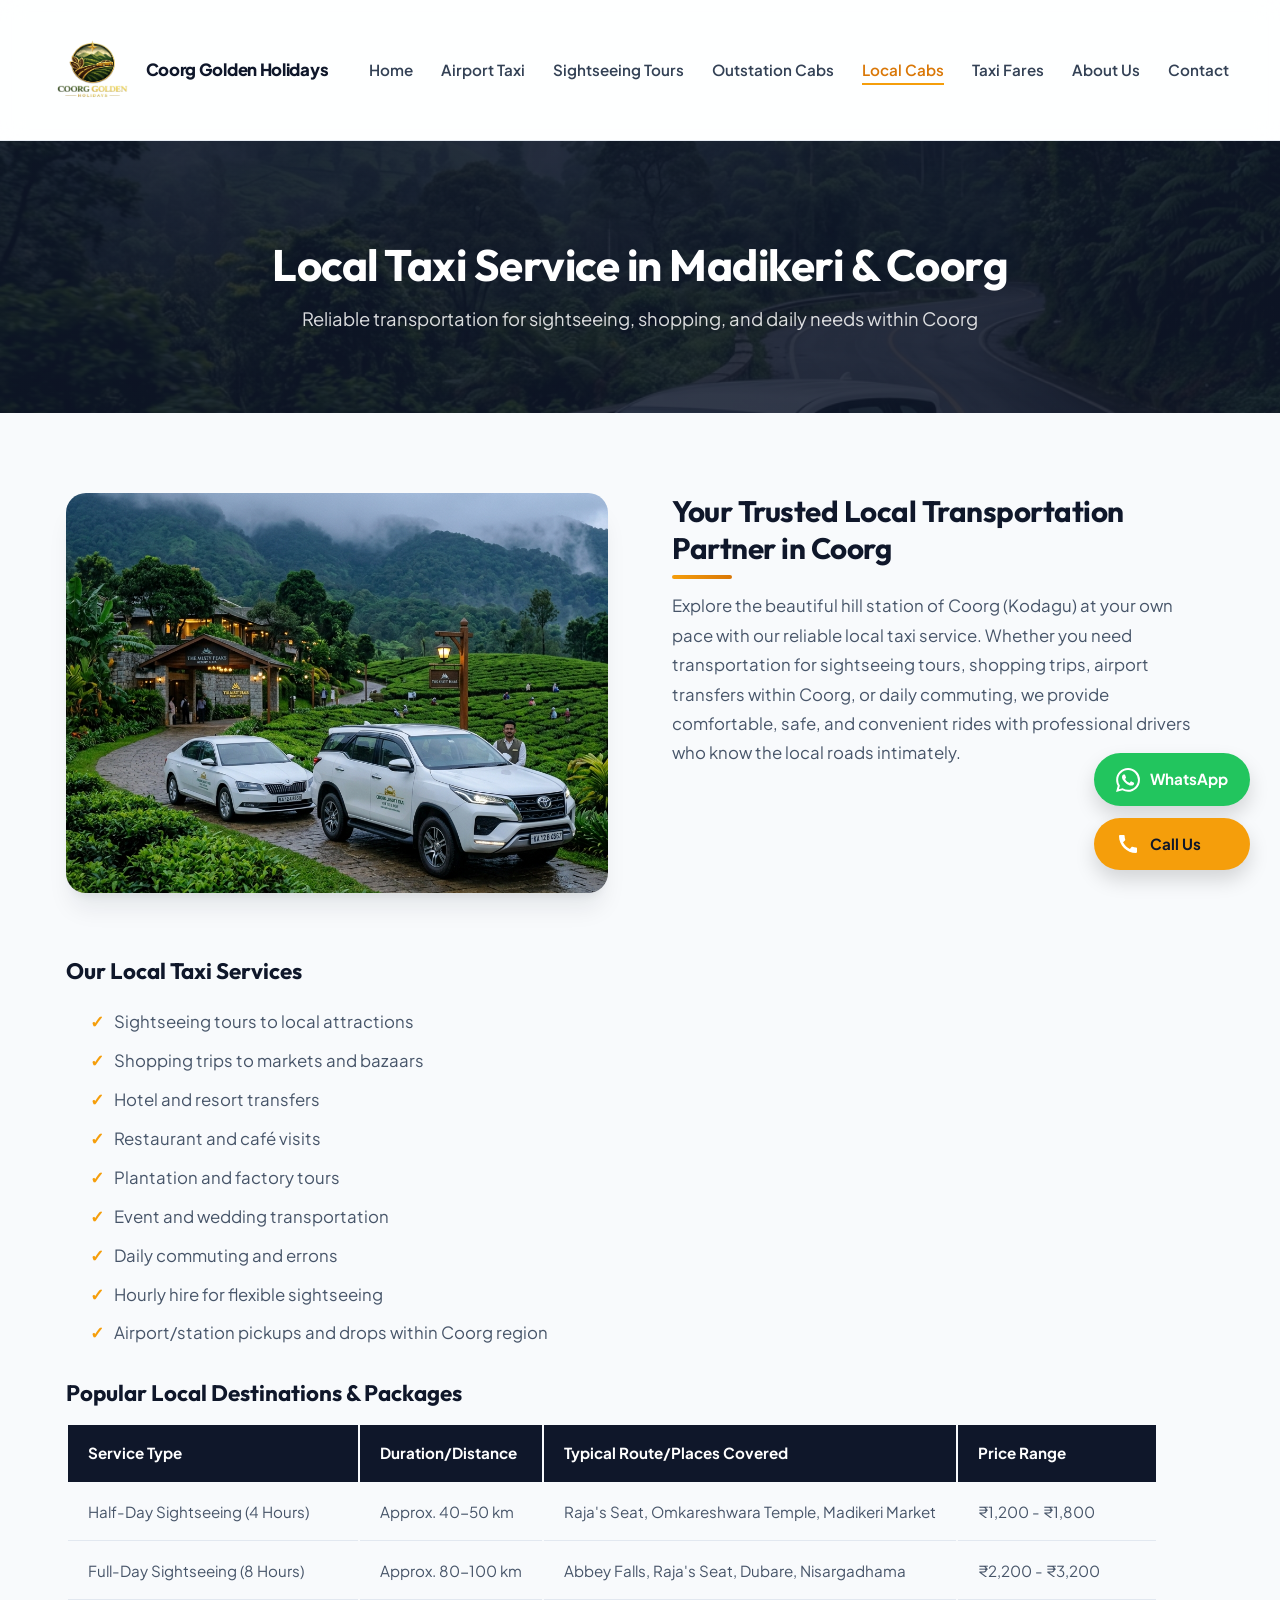
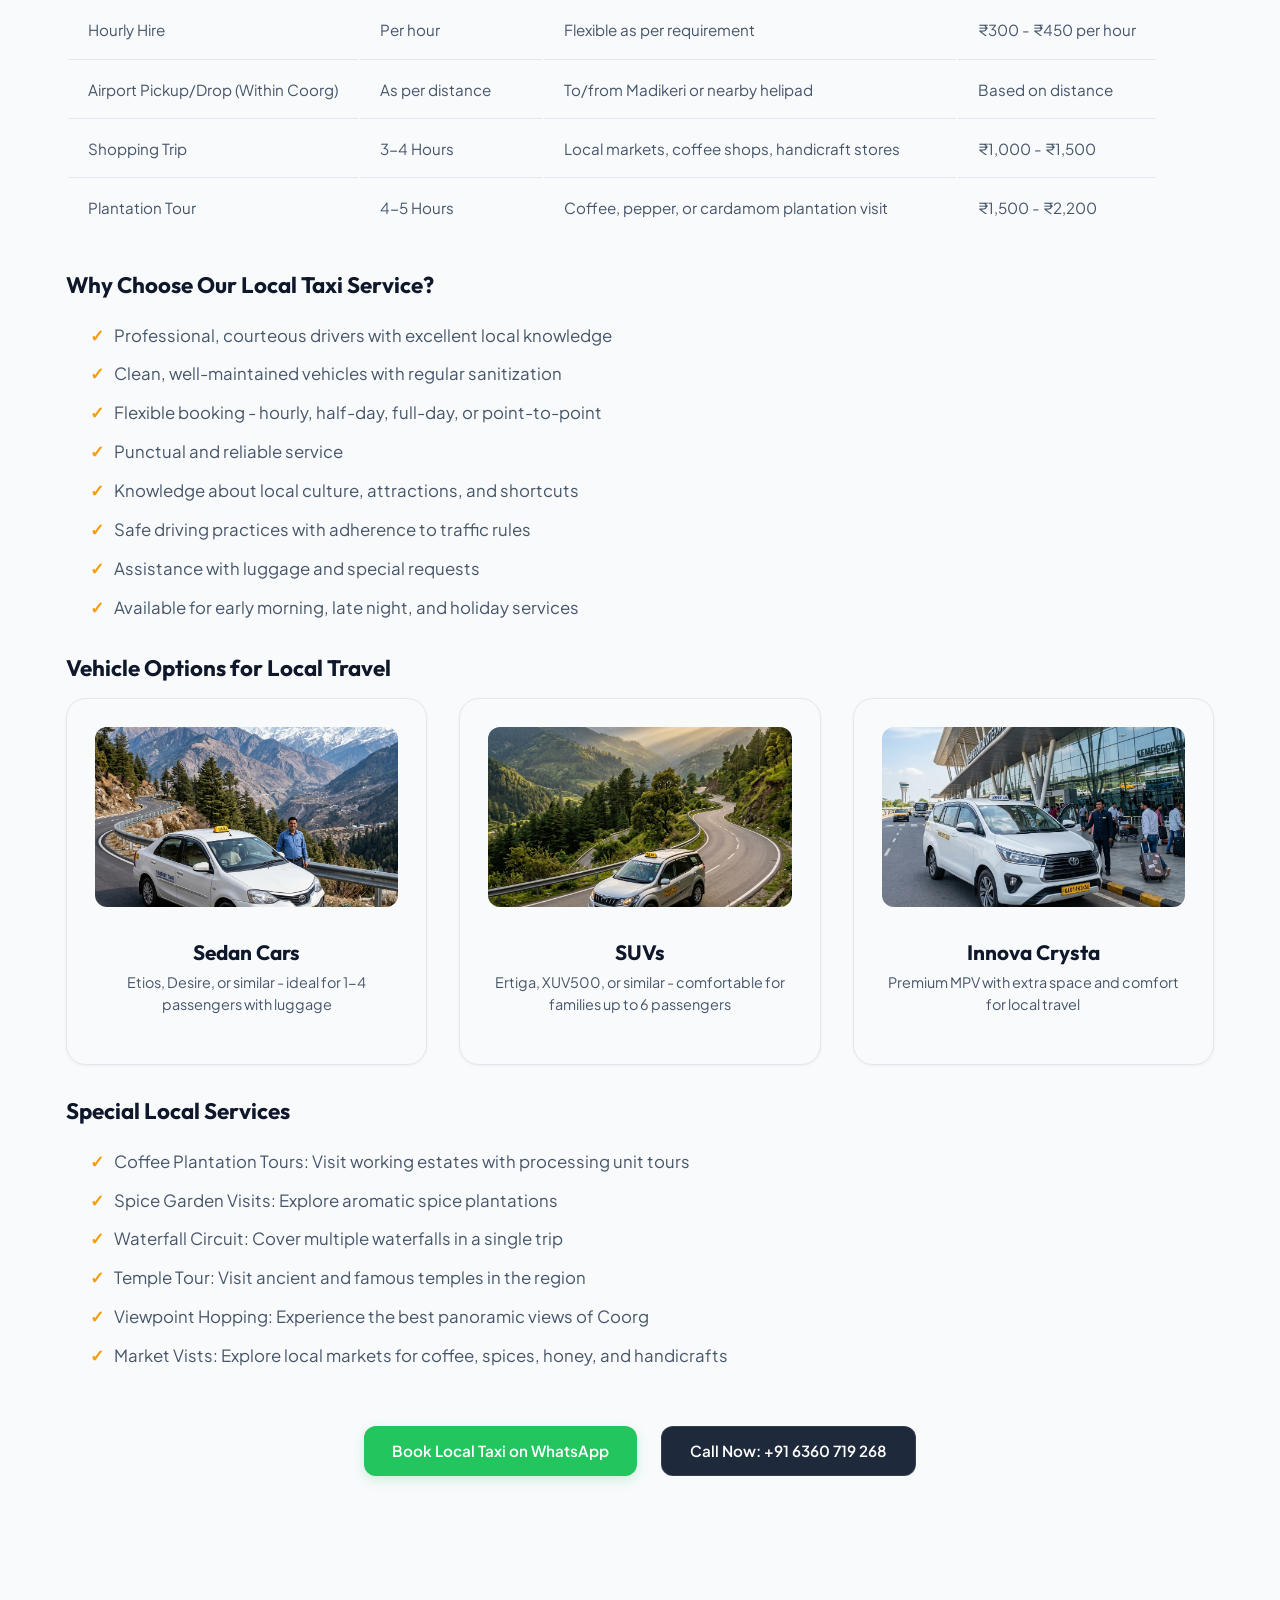
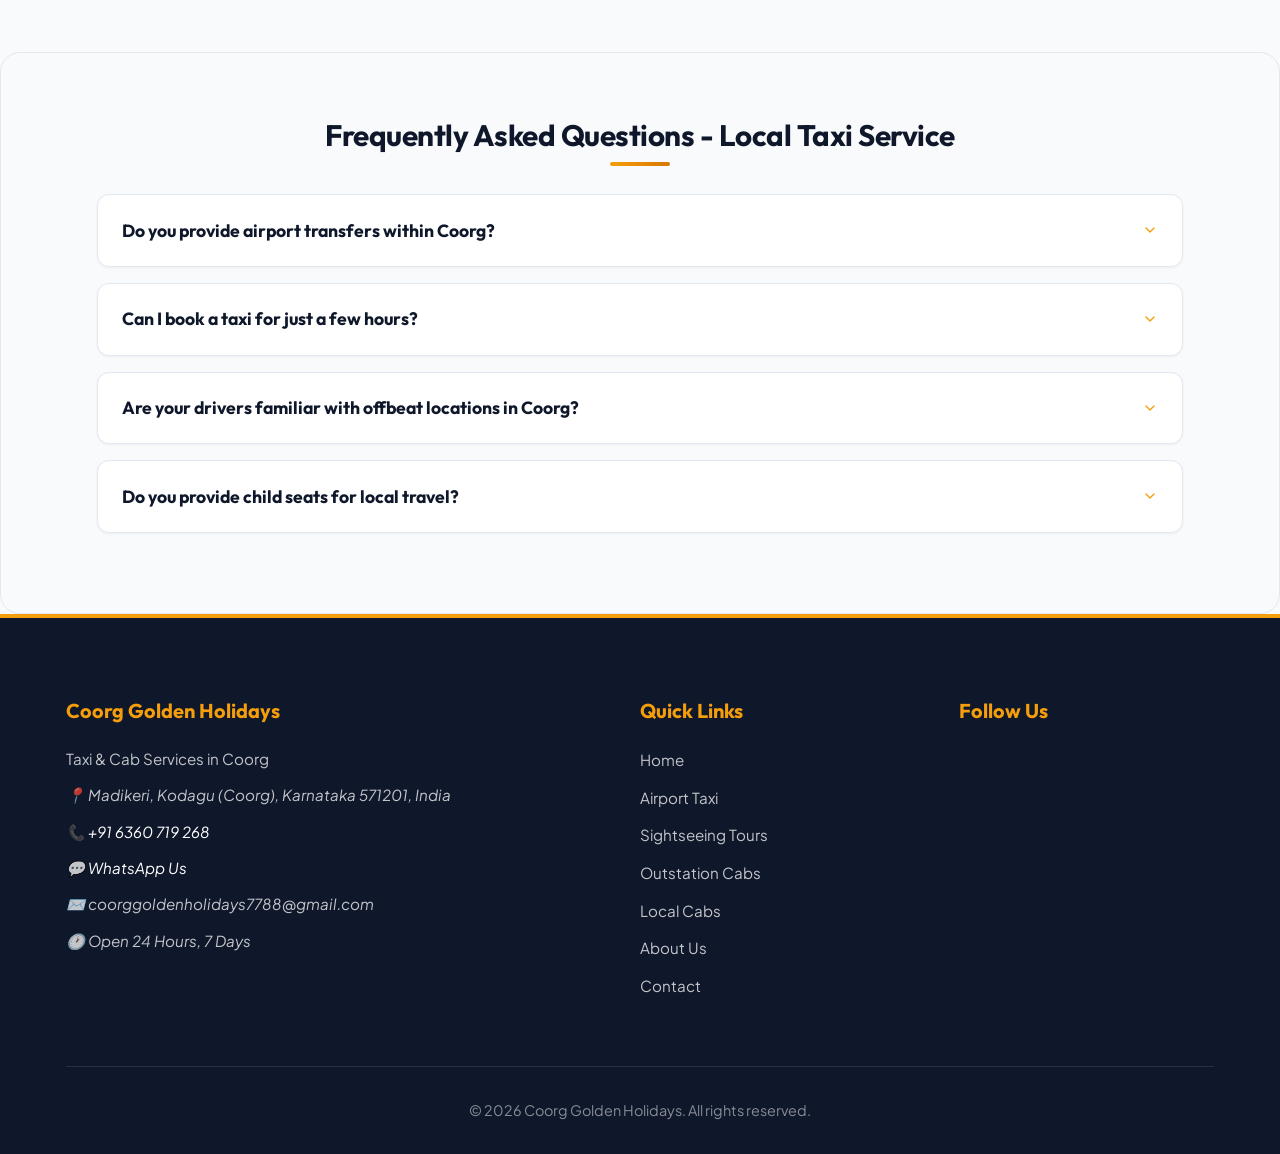
<file: local-taxi-madikeri.html>
<!DOCTYPE html>
<html lang="en">
<head>
    <meta charset="UTF-8">
    <meta name="viewport" content="width=device-width, initial-scale=1.0">
    <title>Local Taxi Service in Madikeri - Coorg Cab for Sightseeing</title>
    <meta name="description" content="Reliable local taxi service in Madikeri and Coorg for sightseeing, shopping, and daily transportation. Professional drivers, clean vehicles, flexible booking.">
    <link rel="canonical" href="/local-taxi-madikeri.html">
    <meta property="og:title" content="Local Taxi Service in Madikeri - Coorg Cab for Sightseeing">
    <meta property="og:description" content="Reliable local taxi service in Madikeri and Coorg for sightseeing, shopping, and daily transportation. Professional drivers, clean vehicles, flexible booking.">
    <meta property="og:image" content="/assets/images/about.png">
    <meta property="og:url" content="/local-taxi-madikeri.html">
    <meta property="og:type" content="website">
    <link rel="stylesheet" href="assets/css/styles.css">
    <script src="assets/js/script.js" defer></script>
    <!-- Schema.org markup for TaxiService -->
    <script type="application/ld+json">
    {
      "@context": "https://schema.org/",
      "@type": "Service",
      "serviceType": "Local Taxi Service",
      "provider": {
        "@type": "LocalBusiness",
        "name": "Coorg Golden Holidays",
        "url": "/",
        "logo": "/assets/images/hero.png",
        "image": "/assets/images/about.png",
        "address": {
          "@type": "PostalAddress",
          "streetAddress": "Madikeri",
          "addressLocality": "Kodagu",
          "addressRegion": "Karnataka",
          "postalCode": "571201",
          "addressCountry": "IN"
        },
        "geo": {
          "@type": "GeoCoordinates",
          "latitude": "12.42140": "75.7403"
        },
        "telephone": "+91-6360719268",
        "url": "/",
        "sameAs": [
          "https://www.google.com/search?q=Coorg+Golden+Holidays"
        ],
        "priceRange": "₹500-₹2500",
        "servesArea": [
          "Coorg",
          "Madikeri",
          "Kushalnagar",
          "Virajpet",
          "Somwarpet",
          "Gonikoppal",
          "Ponnampet",
          "Virajpet"
        ]
      },
      "areaServed": [
        "Coorg",
        "Madikeri",
        "Kushalnagar",
        "Virajpet",
        "Somwarpet",
        "Gonikoppal",
        "Ponnampet",
        "Virajpet"
      ],
      "availableChannel": {
        "@type": "ServiceChannel",
        "serviceUrl": "/contact.html",
        "servicePhone": "+91-6360719268",
        "serviceEmail": "mailto:coorggoldenholidays7788@gmail.com"
      }
    }
    </script>
</head>
<body>
    <header>
        <div class="container">
            <a href="index.html" class="logo-link">
                <img src="assets/images/logo.png" alt="Coorg Golden Holidays Logo" class="header-logo">
                <span class="logo-name">Coorg Golden Holidays</span>
            </a>
            <nav>
                <ul>
                    <li><a href="index.html">Home</a></li>
                    <li><a href="airport-taxi-coorg.html">Airport Taxi</a></li>
                    <li><a href="coorg-sightseeing-taxi.html">Sightseeing Tours</a></li>
                    <li><a href="outstation-cabs-coorg.html">Outstation Cabs</a></li>
                    <li><a href="local-taxi-madikeri.html" class="active">Local Cabs</a></li>
                    <li><a href="taxi-fare-coorg.html">Taxi Fares</a></li>
                    <li><a href="about.html">About Us</a></li>
                    <li><a href="contact.html">Contact</a></li>
                </ul>
            </nav>
        </div>
    </header>
    
    <section class="page-header">
        <div class="container">
            <h1>Local Taxi Service in Madikeri & Coorg</h1>
            <p>Reliable transportation for sightseeing, shopping, and daily needs within Coorg</p>
        </div>
    </section>
    
    <main>
        <section class="service-details">
            <div class="container">
                <div class="service-content">
                    <div class="service-image">
                        <img src="assets/images/about.png" alt="Local taxi in Madikeri Coorg for sightseeing and shopping">
                    </div>
                    <div class="service-text">
                        <h2>Your Trusted Local Transportation Partner in Coorg</h2>
                        <p>Explore the beautiful hill station of Coorg (Kodagu) at your own pace with our reliable local taxi service. Whether you need transportation for sightseeing tours, shopping trips, airport transfers within Coorg, or daily commuting, we provide comfortable, safe, and convenient rides with professional drivers who know the local roads intimately.</p>
                    </div>
                </div>
                
                <h3>Our Local Taxi Services</h3>
                <ul>
                    <li>Sightseeing tours to local attractions</li>
                    <li>Shopping trips to markets and bazaars</li>
                    <li>Hotel and resort transfers</li>
                    <li>Restaurant and café visits</li>
                    <li>Plantation and factory tours</li>
                    <li>Event and wedding transportation</li>
                    <li>Daily commuting and errons</li>
                    <li>Hourly hire for flexible sightseeing</li>
                    <li>Airport/station pickups and drops within Coorg region</li>
                </ul>
                
                <h3>Popular Local Destinations & Packages</h3>
                <div class="fare-table">
                    <table>
                        <thead>
                            <tr>
                                <th>Service Type</th>
                                <th>Duration/Distance</th>
                                <th>Typical Route/Places Covered</th>
                                <th>Price Range</th>
                            </tr>
                        </thead>
                        <tbody>
                            <tr>
                                <td>Half-Day Sightseeing (4 Hours)</td>
                                <td>Approx. 40-50 km</td>
                                <td>Raja's Seat, Omkareshwara Temple, Madikeri Market</td>
                                <td>₹1,200 - ₹1,800</td>
                            </tr>
                            <tr>
                                <td>Full-Day Sightseeing (8 Hours)</td>
                                <td>Approx. 80-100 km</td>
                                <td>Abbey Falls, Raja's Seat, Dubare, Nisargadhama</td>
                                <td>₹2,200 - ₹3,200</td>
                            </tr>
                            <tr>
                                <td>Hourly Hire</td>
                                <td>Per hour</td>
                                <td>Flexible as per requirement</td>
                                <td>₹300 - ₹450 per hour</td>
                            </tr>
                            <tr>
                                <td>Airport Pickup/Drop (Within Coorg)</td>
                                <td>As per distance</td>
                                <td>To/from Madikeri or nearby helipad</td>
                                <td>Based on distance</td>
                            </tr>
                            <tr>
                                <td>Shopping Trip</td>
                                <td>3-4 Hours</td>
                                <td>Local markets, coffee shops, handicraft stores</td>
                                <td>₹1,000 - ₹1,500</td>
                            </tr>
                            <tr>
                                <td>Plantation Tour</td>
                                <td>4-5 Hours</td>
                                <td>Coffee, pepper, or cardamom plantation visit</td>
                                <td>₹1,500 - ₹2,200</td>
                            </tr>
                        </tbody>
                    </table>
                </div>
                
                <h3>Why Choose Our Local Taxi Service?</h3>
                <ul>
                    <li>Professional, courteous drivers with excellent local knowledge</li>
                    <li>Clean, well-maintained vehicles with regular sanitization</li>
                    <li>Flexible booking - hourly, half-day, full-day, or point-to-point</li>
                    <li>Punctual and reliable service</li>
                    <li>Knowledge about local culture, attractions, and shortcuts</li>
                    <li>Safe driving practices with adherence to traffic rules</li>
                    <li>Assistance with luggage and special requests</li>
                    <li>Available for early morning, late night, and holiday services</li>
                </ul>
                
                <h3>Vehicle Options for Local Travel</h3>
                <div class="fleet-grid">
                    <div class="fleet-item">
                        <img src="assets/images/fleet-sedan.png" alt="Sedan for local taxi Coorg">
                        <h3>Sedan Cars</h3>
                        <p>Etios, Desire, or similar - ideal for 1-4 passengers with luggage</p>
                    </div>
                    <div class="fleet-item">
                        <img src="assets/images/fleet-suv.png" alt="SUV for local taxi Coorg">
                        <h3>SUVs</h3>
                        <p>Ertiga, XUV500, or similar - comfortable for families up to 6 passengers</p>
                    </div>
                    <div class="fleet-item">
                        <img src="assets/images/fleet-innova.png" alt="Innova Crysta for local taxi Coorg">
                        <h3>Innova Crysta</h3>
                        <p>Premium MPV with extra space and comfort for local travel</p>
                    </div>
                </div>
                
                <h3>Special Local Services</h3>
                <ul>
                    <li>Coffee Plantation Tours: Visit working estates with processing unit tours</li>
                    <li>Spice Garden Visits: Explore aromatic spice plantations</li>
                    <li>Waterfall Circuit: Cover multiple waterfalls in a single trip</li>
                    <li>Temple Tour: Visit ancient and famous temples in the region</li>
                    <li>Viewpoint Hopping: Experience the best panoramic views of Coorg</li>
                    <li>Market Vists: Explore local markets for coffee, spices, honey, and handicrafts</li>
                </ul>
                
                <div class="cta-section">
                    <a href="https://wa.me/916360719268?text=Hello%20Coorg%20Golden%20Holidays%2C%20I%20would%20like%20to%20book%20a%20local%20taxi%20in%20Coorg/Madikeri.%20Please%20provide%20availability%20and%20pricing%20details." class="whatsapp-btn">Book Local Taxi on WhatsApp</a>
                    <a href="tel:+916360719268" class="call-btn">Call Now: +91 6360 719 268</a>
                </div>
            </div>
        </section>
        
        <section class="faq">
            <div class="container">
                <h2>Frequently Asked Questions - Local Taxi Service</h2>
                <div class="faq-items">
                    <div class="faq-item">
                        <div class="faq-question">
                            <h3>Do you provide airport transfers within Coorg?</h3>
                        </div>
                        <div class="faq-answer">
                            <p>Yes, we provide pick-up and drop-off services to the Madikeri helipad and other local landing points within Coorg. For the main airports (Bangalore/Mangalore), please refer to our airport taxi service.</p>
                        </div>
                    </div>
                    <div class="faq-item">
                        <div class="faq-question">
                            <h3>Can I book a taxi for just a few hours?</h3>
                        </div>
                        <div class="faq-answer">
                            <p>Absolutely! We offer hourly hire services starting from a minimum of 2 hours. This is perfect for short trips, shopping, or visiting a couple of nearby attractions.</p>
                        </div>
                    </div>
                    <div class="faq-item">
                        <div class="faq-question">
                            <h3>Are your drivers familiar with offbeat locations in Coorg?</h3>
                        </div>
                        <div class="faq-answer">
                            <p>Yes, our drivers are locals or have extensive experience in the region. They know not only the popular tourist spots but also hidden gems, viewpoints, coffee plantations, and lesser-known temples that most tourists miss.</p>
                        </div>
                    </div>
                    <div class="faq-item">
                        <div class="faq-question">
                            <h3>Do you provide child seats for local travel?</h3>
                        </div>
                        <div class="faq-answer">
                            <p>We can provide child seats upon request. Please inform us at the time of booking about the child's age and weight so we can arrange the appropriate seat. We recommend making this request at least 24 hours in advance.</p>
                        </div>
                    </div>
                </div>
            </div>
        </section>
    </main>
    
    <footer>
        <div class="container">
            <div class="footer-content">
                <div class="footer-info" itemscope itemtype="https://schema.org/LocalBusiness">
                    <h3 class="footer-brand" itemprop="name">Coorg Golden Holidays</h3>
                    <p class="footer-tagline" itemprop="description">Taxi &amp; Cab Services in Coorg</p>
                    <address class="footer-nap">
                        <p itemprop="address" itemscope itemtype="https://schema.org/PostalAddress">
                            <span class="nap-icon">📍</span>
                            <span itemprop="streetAddress">Madikeri</span>,
                            <span itemprop="addressLocality">Kodagu (Coorg)</span>,
                            <span itemprop="addressRegion">Karnataka</span>
                            <span itemprop="postalCode">571201</span>,
                            <span itemprop="addressCountry">India</span>
                        </p>
                        <p>
                            <span class="nap-icon">📞</span>
                            <a href="tel:+916360719268" itemprop="telephone">+91 6360 719 268</a>
                        </p>
                        <p>
                            <span class="nap-icon">💬</span>
                            <a href="https://wa.me/916360719268" itemprop="telephone">WhatsApp Us</a>
                        </p>
                        <p>
                            <span class="nap-icon">✉️</span>
                            <span itemprop="email">coorggoldenholidays7788@gmail.com</span>
                        </p>
                        <p>
                            <span class="nap-icon">🕐</span>
                            <span itemprop="openingHours" content="Mo-Su 00:00-24:00">Open 24 Hours, 7 Days</span>
                        </p>
                    </address>
                    <meta itemprop="priceRange" content="₹500-₹10000">
                </div>
                <div class="footer-links">
                    <h3>Quick Links</h3>
                    <ul>
                        <li><a href="index.html">Home</a></li>
                        <li><a href="airport-taxi-coorg.html">Airport Taxi</a></li>
                        <li><a href="coorg-sightseeing-taxi.html">Sightseeing Tours</a></li>
                        <li><a href="outstation-cabs-coorg.html">Outstation Cabs</a></li>
                        <li><a href="local-taxi-madikeri.html">Local Cabs</a></li>
                        <li><a href="about.html">About Us</a></li>
                        <li><a href="contact.html">Contact</a></li>
                    </ul>
                </div>
                <div class="footer-social">
                    <h3>Follow Us</h3>
                </div>
            </div>
            <div class="footer-bottom">
                <p>&copy; 2025 Coorg Golden Holidays. All rights reserved.</p>
            </div>
        </div>
    </footer>
    
    <div class="sticky-buttons">
        <a href="https://wa.me/916360719268" class="whatsapp-sticky">
            <svg width="24" height="24" viewBox="0 0 24 24" fill="white" xmlns="http://www.w3.org/2000/svg"><path d="M17.472 14.382c-.297-.149-1.758-.867-2.03-.967-.273-.099-.471-.148-.67.15-.197.297-.767.966-.94 1.164-.173.199-.347.223-.644.075-.297-.15-1.255-.463-2.39-1.475-.883-.788-1.48-1.761-1.653-2.059-.173-.297-.018-.458.13-.606.134-.133.298-.347.446-.52.149-.174.198-.298.298-.497.099-.198.05-.371-.025-.52-.075-.149-.669-1.612-.916-2.207-.242-.579-.487-.5-.669-.51-.173-.008-.371-.01-.57-.01-.198 0-.52.074-.792.372-.272.297-1.04 1.016-1.04 2.479 0 1.462 1.065 2.875 1.213 3.074.149.198 2.096 3.2 5.077 4.487.709.306 1.262.489 1.694.625.712.227 1.36.195 1.871.118.571-.085 1.758-.719 2.006-1.413.248-.694.248-1.289.173-1.413-.074-.124-.272-.198-.57-.347m-5.421 7.403h-.004a9.87 9.87 0 01-5.031-1.378l-.361-.214-3.741.982.998-3.648-.235-.374a9.86 9.86 0 01-1.51-5.26c.001-5.45 4.436-9.884 9.888-9.884 2.64 0 5.122 1.03 6.988 2.898a9.825 9.825 0 012.893 6.994c-.003 5.45-4.437 9.884-9.885 9.884m8.413-18.297A11.815 11.815 0 0012.05 0C5.495 0 .16 5.335.157 11.892c0 2.096.547 4.142 1.588 5.945L.057 24l6.305-1.654a11.882 11.882 0 005.683 1.448h.005c6.554 0 11.89-5.335 11.893-11.893a11.821 11.821 0 00-3.48-8.413Z"/></svg>
            WhatsApp
        </a>
        <a href="tel:+916360719268" class="call-sticky">
            <svg width="24" height="24" viewBox="0 0 24 24" fill="white" xmlns="http://www.w3.org/2000/svg"><path d="M20.01 15.38c-1.23 0-2.42-.2-3.53-.56-.35-.12-.74-.03-1.01.24l-1.57 1.97c-2.83-1.35-5.48-3.9-6.89-6.83l1.95-1.66c.27-.28.35-.67.24-1.02-.37-1.11-.56-2.3-.56-3.53 0-.54-.45-.99-.99-.99H4.19C3.65 3 3 3.24 3 3.99 3 13.28 10.73 21 20.01 21c.71 0 .99-.63.99-1.18v-3.45c0-.54-.45-.99-.99-.99z"/></svg>
            Call Us
        </a>
    </div>
</body>
</html>
</file>
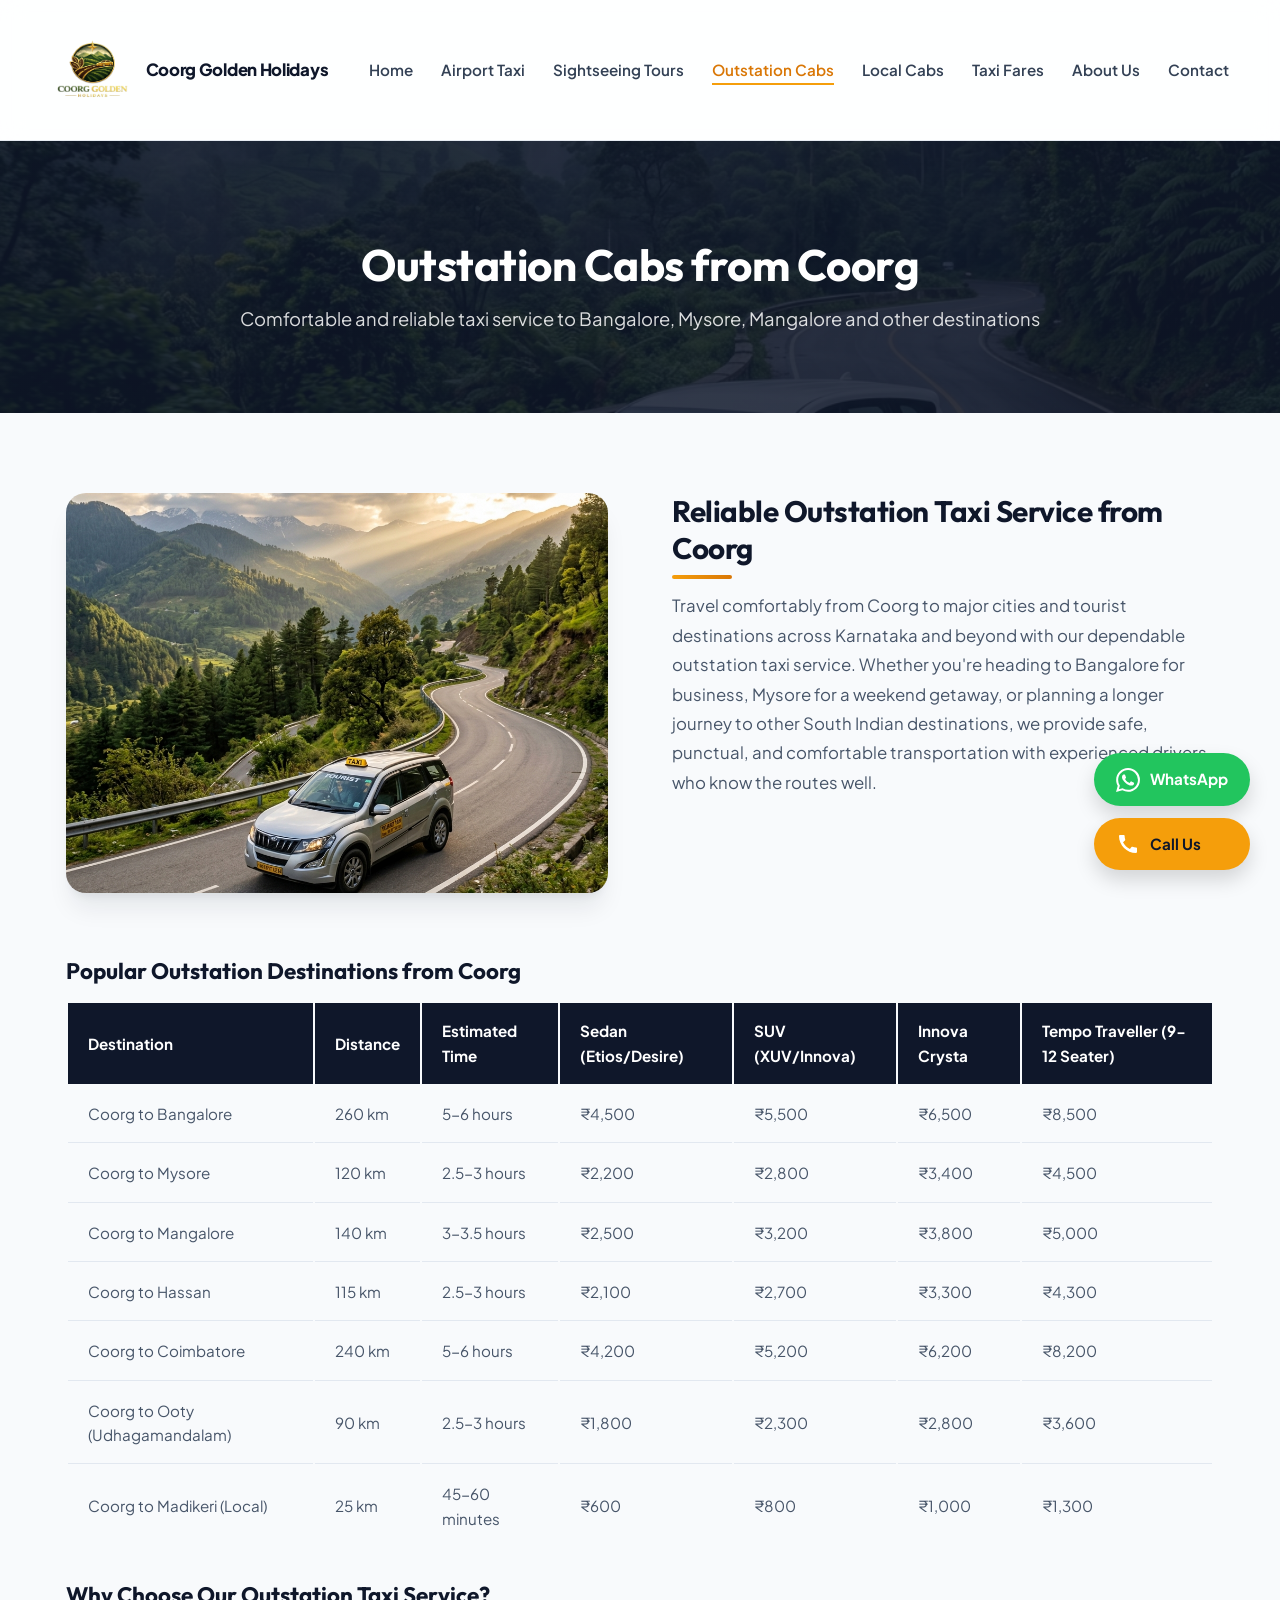
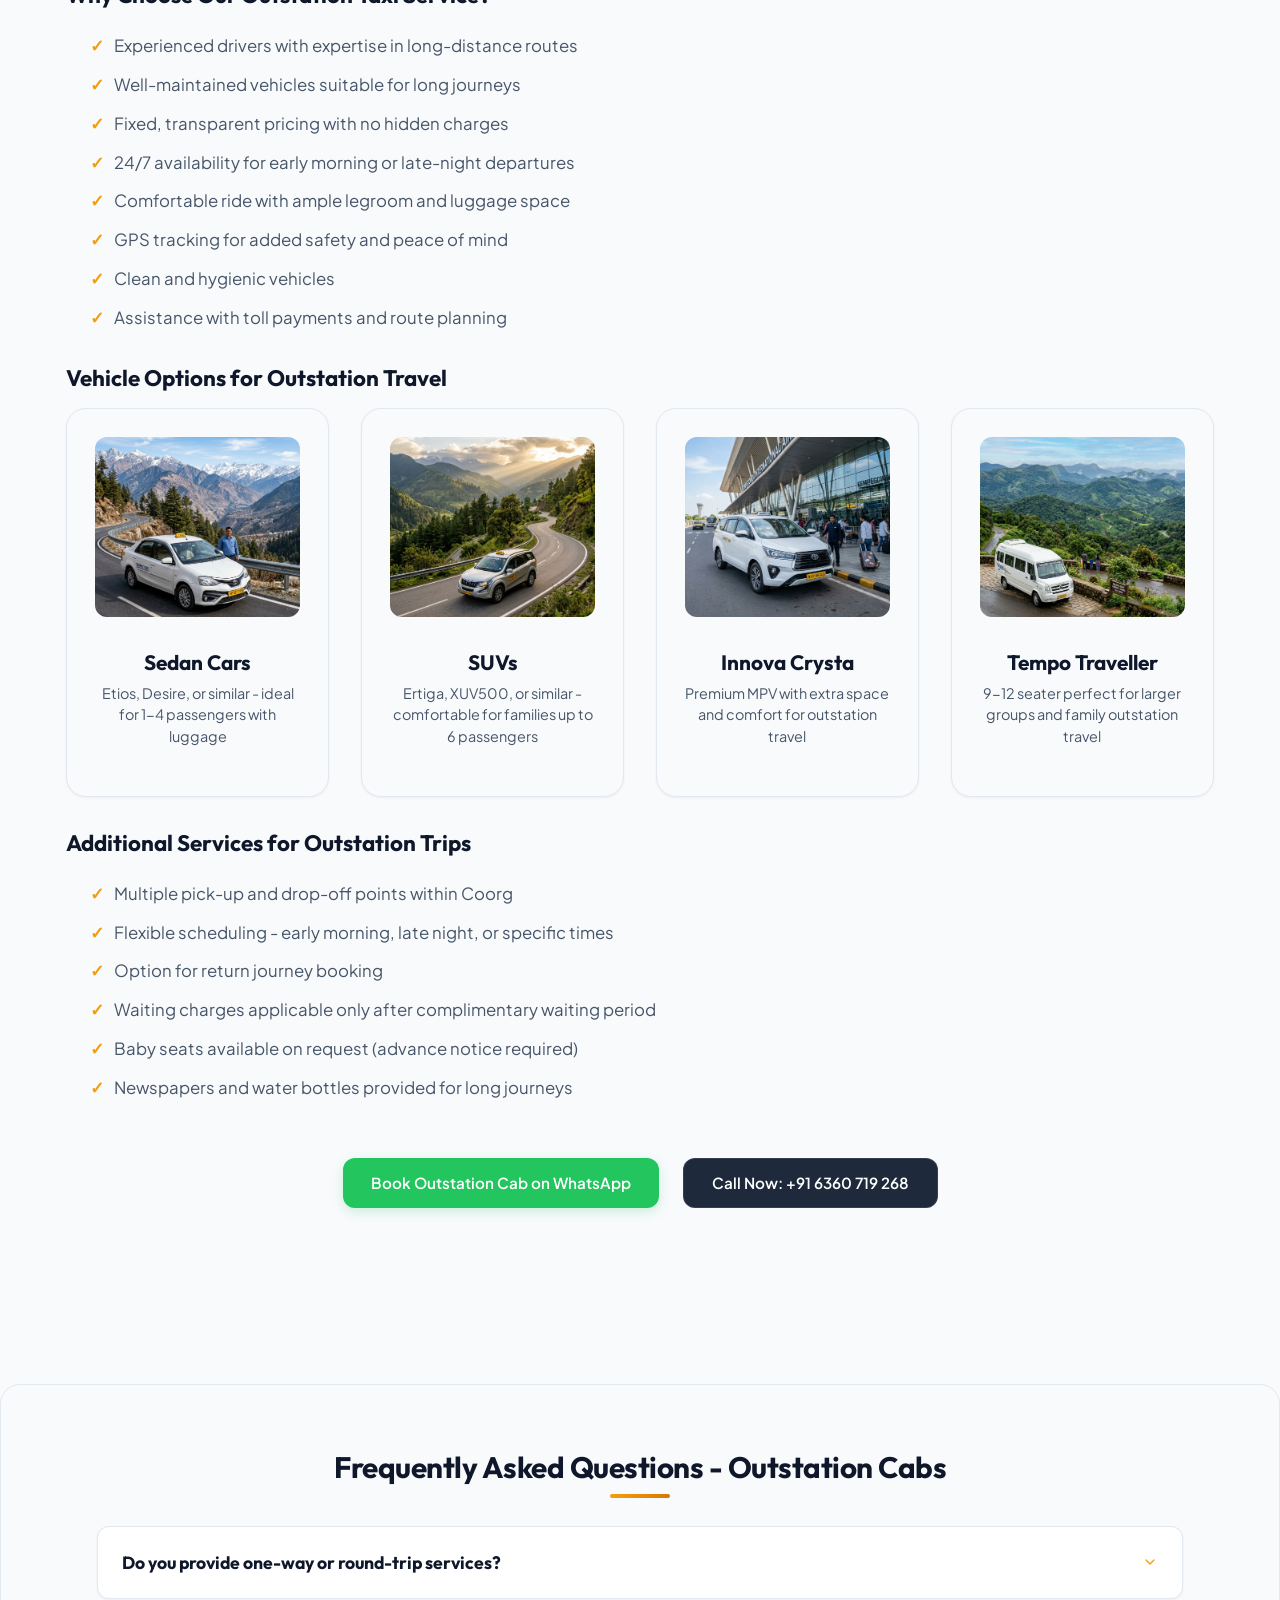
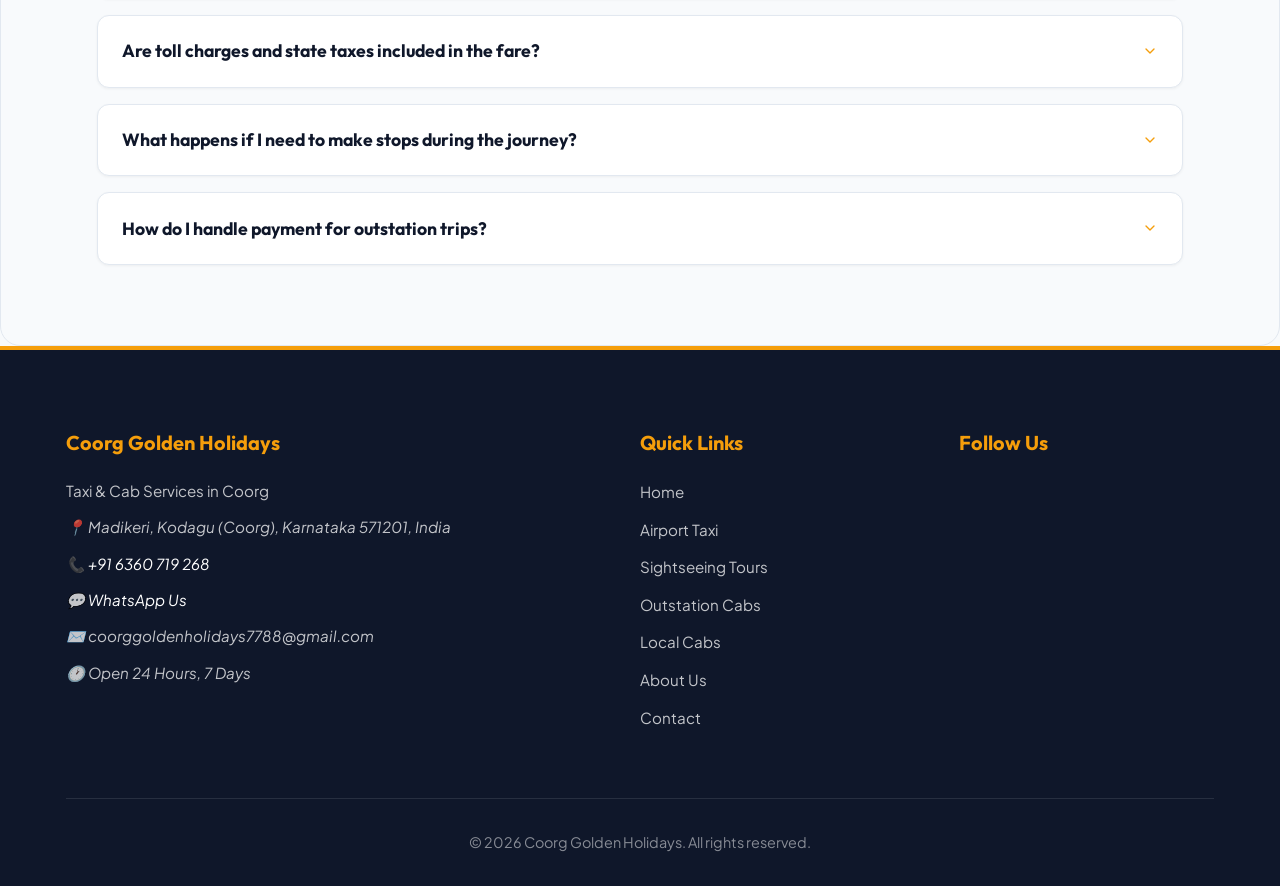
<file: outstation-cabs-coorg.html>
<!DOCTYPE html>
<html lang="en">
<head>
    <meta charset="UTF-8">
    <meta name="viewport" content="width=device-width, initial-scale=1.0">
    <title>Outstation Cabs from Coorg - Bangalore, Mysore & More</title>
    <meta name="description" content="Reliable outstation taxi service from Coorg to Bangalore, Mysore, Mangalore and other destinations. Comfortable vehicles, experienced drivers, fixed fares.">
    <link rel="canonical" href="/outstation-cabs-coorg.html">
    <meta property="og:title" content="Outstation Cabs from Coorg - Bangalore, Mysore & More">
    <meta property="og:description" content="Reliable outstation taxi service from Coorg to Bangalore, Mysore, Mangalore and other destinations. Comfortable vehicles, experienced drivers, fixed fares.">
    <meta property="og:image" content="/assets/images/fleet-suv.png">
    <meta property="og:url" content="/outstation-cabs-coorg.html">
    <meta property="og:type" content="website">
    <link rel="stylesheet" href="assets/css/styles.css">
    <script src="assets/js/script.js" defer></script>
    <!-- Schema.org markup for TaxiService -->
    <script type="application/ld+json">
    {
      "@context": "https://schema.org/",
      "@type": "Service",
      "serviceType": "Outstation Taxi Service",
      "provider": {
        "@type": "LocalBusiness",
        "name": "Coorg Golden Holidays",
        "url": "/",
        "logo": "/assets/images/hero.png",
        "image": "/assets/images/fleet-suv.png",
        "address": {
          "@type": "PostalAddress",
          "streetAddress": "Madikeri",
          "addressLocality": "Kodagu",
          "addressRegion": "Karnataka",
          "postalCode": "571201",
          "addressCountry": "IN"
        },
        "geo": {
          "@type": "GeoCoordinates",
          "latitude": "12.4214",
          "longitude": "75.7303"
        },
        "telephone": "+91-6360719268",
        "url": "/",
        "sameAs": [
          "https://www.google.com/search?q=Coorg+Golden+Holidays"
        ],
        "priceRange": "₹3000-₹12000",
        "servesArea": [
          "Coorg",
          "Madikeri",
          "Kushalnagar",
          "Virajpet",
          "Somwarpet",
          "Bangalore",
          "Mysore",
          "Mangalore",
          "Hassan",
          "Madikeri",
          "Coorg",
          "Kodagu"
        ]
      },
      "areaServed": [
        "Coorg",
        "Madikeri",
        "Kushalnagar",
        "Virajpet",
        "Somwarpet",
        "Bangalore",
        "Mysore",
        "Mangalore",
        "Hassan",
        "Madikeri",
        "Coorg",
        "Kodagu"
      ],
      "availableChannel": {
        "@type": "ServiceChannel",
        "serviceUrl": "/contact.html",
        "servicePhone": "+91-6360719268",
        "serviceEmail": "mailto:coorggoldenholidays7788@gmail.com"
      }
    }
    </script>
</head>
<body>
    <header>
        <div class="container">
            <a href="index.html" class="logo-link">
                <img src="assets/images/logo.png" alt="Coorg Golden Holidays Logo" class="header-logo">
                <span class="logo-name">Coorg Golden Holidays</span>
            </a>
            <nav>
                <ul>
                    <li><a href="index.html">Home</a></li>
                    <li><a href="airport-taxi-coorg.html">Airport Taxi</a></li>
                    <li><a href="coorg-sightseeing-taxi.html">Sightseeing Tours</a></li>
                    <li><a href="outstation-cabs-coorg.html" class="active">Outstation Cabs</a></li>
                    <li><a href="local-taxi-madikeri.html">Local Cabs</a></li>
                    <li><a href="taxi-fare-coorg.html">Taxi Fares</a></li>
                    <li><a href="about.html">About Us</a></li>
                    <li><a href="contact.html">Contact</a></li>
                </ul>
            </nav>
        </div>
    </header>
    
    <section class="page-header">
        <div class="container">
            <h1>Outstation Cabs from Coorg</h1>
            <p>Comfortable and reliable taxi service to Bangalore, Mysore, Mangalore and other destinations</p>
        </div>
    </section>
    
    <main>
        <section class="service-details">
            <div class="container">
                <div class="service-content">
                    <div class="service-image">
                        <img src="assets/images/fleet-suv.png" alt="Outstation cab from Coorg to Bangalore on highway">
                    </div>
                    <div class="service-text">
                        <h2>Reliable Outstation Taxi Service from Coorg</h2>
                        <p>Travel comfortably from Coorg to major cities and tourist destinations across Karnataka and beyond with our dependable outstation taxi service. Whether you're heading to Bangalore for business, Mysore for a weekend getaway, or planning a longer journey to other South Indian destinations, we provide safe, punctual, and comfortable transportation with experienced drivers who know the routes well.</p>
                    </div>
                </div>
                
                <h3>Popular Outstation Destinations from Coorg</h3>
                <div class="fare-table">
                    <table>
                        <thead>
                            <tr>
                                <th>Destination</th>
                                <th>Distance</th>
                                <th>Estimated Time</th>
                                <th>Sedan (Etios/Desire)</th>
                                <th>SUV (XUV/Innova)</th>
                                <th>Innova Crysta</th>
                                <th>Tempo Traveller (9-12 Seater)</th>
                            </tr>
                        </thead>
                        <tbody>
                            <tr>
                                <td>Coorg to Bangalore</td>
                                <td>260 km</td>
                                <td>5-6 hours</td>
                                <td>₹4,500</td>
                                <td>₹5,500</td>
                                <td>₹6,500</td>
                                <td>₹8,500</td>
                            </tr>
                            <tr>
                                <td>Coorg to Mysore</td>
                                <td>120 km</td>
                                <td>2.5-3 hours</td>
                                <td>₹2,200</td>
                                <td>₹2,800</td>
                                <td>₹3,400</td>
                                <td>₹4,500</td>
                            </tr>
                            <tr>
                                <td>Coorg to Mangalore</td>
                                <td>140 km</td>
                                <td>3-3.5 hours</td>
                                <td>₹2,500</td>
                                <td>₹3,200</td>
                                <td>₹3,800</td>
                                <td>₹5,000</td>
                            </tr>
                            <tr>
                                <td>Coorg to Hassan</td>
                                <td>115 km</td>
                                <td>2.5-3 hours</td>
                                <td>₹2,100</td>
                                <td>₹2,700</td>
                                <td>₹3,300</td>
                                <td>₹4,300</td>
                            </tr>
                            <tr>
                                <td>Coorg to Coimbatore</td>
                                <td>240 km</td>
                                <td>5-6 hours</td>
                                <td>₹4,200</td>
                                <td>₹5,200</td>
                                <td>₹6,200</td>
                                <td>₹8,200</td>
                            </tr>
                            <tr>
                                <td>Coorg to Ooty (Udhagamandalam)</td>
                                <td>90 km</td>
                                <td>2.5-3 hours</td>
                                <td>₹1,800</td>
                                <td>₹2,300</td>
                                <td>₹2,800</td>
                                <td>₹3,600</td>
                            </tr>
                            <tr>
                                <td>Coorg to Madikeri (Local)</td>
                                <td>25 km</td>
                                <td>45-60 minutes</td>
                                <td>₹600</td>
                                <td>₹800</td>
                                <td>₹1,000</td>
                                <td>₹1,300</td>
                            </tr>
                        </tbody>
                    </table>
                </div>
                
                <h3>Why Choose Our Outstation Taxi Service?</h3>
                <ul>
                    <li>Experienced drivers with expertise in long-distance routes</li>
                    <li>Well-maintained vehicles suitable for long journeys</li>
                    <li>Fixed, transparent pricing with no hidden charges</li>
                    <li>24/7 availability for early morning or late-night departures</li>
                    <li>Comfortable ride with ample legroom and luggage space</li>
                    <li>GPS tracking for added safety and peace of mind</li>
                    <li>Clean and hygienic vehicles</li>
                    <li>Assistance with toll payments and route planning</li>
                </ul>
                
                <h3>Vehicle Options for Outstation Travel</h3>
                <div class="fleet-grid">
                    <div class="fleet-item">
                        <img src="assets/images/fleet-sedan.png" alt="Sedan for outstation taxi Coorg">
                        <h3>Sedan Cars</h3>
                        <p>Etios, Desire, or similar - ideal for 1-4 passengers with luggage</p>
                    </div>
                    <div class="fleet-item">
                        <img src="assets/images/fleet-suv.png" alt="SUV for outstation taxi Coorg">
                        <h3>SUVs</h3>
                        <p>Ertiga, XUV500, or similar - comfortable for families up to 6 passengers</p>
                    </div>
                    <div class="fleet-item">
                        <img src="assets/images/fleet-innova.png" alt="Innova Crysta for outstation taxi Coorg">
                        <h3>Innova Crysta</h3>
                        <p>Premium MPV with extra space and comfort for outstation travel</p>
                    </div>
                    <div class="fleet-item">
                        <img src="assets/images/fleet-tempo.png" alt="Tempo Traveller for outstation taxi Coorg">
                        <h3>Tempo Traveller</h3>
                        <p>9-12 seater perfect for larger groups and family outstation travel</p>
                    </div>
                </div>
                
                <h3>Additional Services for Outstation Trips</h3>
                <ul>
                    <li>Multiple pick-up and drop-off points within Coorg</li>
                    <li>Flexible scheduling - early morning, late night, or specific times</li>
                    <li>Option for return journey booking</li>
                    <li>Waiting charges applicable only after complimentary waiting period</li>
                    <li>Baby seats available on request (advance notice required)</li>
                    <li>Newspapers and water bottles provided for long journeys</li>
                        </ul>
                        
                        <div class="cta-section">
                            <a href="https://wa.me/916360719268?text=Hello%20Coorg%20Golden%20Holidays%2C%20I%20would%20like%20to%20book%20an%20outstation%20taxi%20from%20Coorg.%20Please%20provide%20availability%20and%20fare%20details%20for%20my%20route." class="whatsapp-btn">Book Outstation Cab on WhatsApp</a>
                            <a href="tel:+916360719268" class="call-btn">Call Now: +91 6360 719 268</a>
                        </div>
                    </div>
                </div>
            </div>
        </section>
        
        <section class="faq">
            <div class="container">
                <h2>Frequently Asked Questions - Outstation Cabs</h2>
                <div class="faq-items">
                    <div class="faq-item">
                        <div class="faq-question">
                            <h3>Do you provide one-way or round-trip services?</h3>
                        </div>
                        <div class="faq-answer">
                            <p>We offer both one-way and round-trip outstation services. For round-trips, we often provide discounted rates compared to booking two separate one-way journeys. Please specify your requirement when booking.</p>
                        </div>
                    </div>
                    <div class="faq-item">
                        <div class="faq-question">
                            <h3>Are toll charges and state taxes included in the fare?</h3>
                        </div>
                        <div class="faq-answer">
                            <p>Our quoted fares include all toll charges, state taxes, and driver allowances. The price you see is the final amount you'll pay, with no hidden charges. However, any additional expenses like parking fees or waiting charges beyond the complimentary period would be extra.</p>
                        </div>
                    </div>
                    <div class="faq-item">
                        <div class="faq-question">
                            <h3>What happens if I need to make stops during the journey?</h3>
                        </div>
                        <div class="faq-answer">
                            <p>We accommodate reasonable stops during the journey for refreshments, restroom breaks, or sightseeing. Additional waiting charges may apply for stops exceeding 15 minutes each, unless otherwise agreed upon during booking.</p>
                        </div>
                    </div>
                    <div class="faq-item">
                        <div class="faq-question">
                            <h3>How do I handle payment for outstation trips?</h3>
                        </div>
                        <div class="faq-answer">
                            <p>We accept cash payments to the driver at the end of the journey. For advance bookings, we may request a small advance amount via online transfer or UPI. We're working on implementing online payment options for future convenience.</p>
                        </div>
                    </div>
                </div>
            </div>
        </section>
    </main>
    
    <footer>
        <div class="container">
            <div class="footer-content">
                <div class="footer-info" itemscope itemtype="https://schema.org/LocalBusiness">
                    <h3 class="footer-brand" itemprop="name">Coorg Golden Holidays</h3>
                    <p class="footer-tagline" itemprop="description">Taxi &amp; Cab Services in Coorg</p>
                    <address class="footer-nap">
                        <p itemprop="address" itemscope itemtype="https://schema.org/PostalAddress">
                            <span class="nap-icon">📍</span>
                            <span itemprop="streetAddress">Madikeri</span>,
                            <span itemprop="addressLocality">Kodagu (Coorg)</span>,
                            <span itemprop="addressRegion">Karnataka</span>
                            <span itemprop="postalCode">571201</span>,
                            <span itemprop="addressCountry">India</span>
                        </p>
                        <p>
                            <span class="nap-icon">📞</span>
                            <a href="tel:+916360719268" itemprop="telephone">+91 6360 719 268</a>
                        </p>
                        <p>
                            <span class="nap-icon">💬</span>
                            <a href="https://wa.me/916360719268" itemprop="telephone">WhatsApp Us</a>
                        </p>
                        <p>
                            <span class="nap-icon">✉️</span>
                            <span itemprop="email">coorggoldenholidays7788@gmail.com</span>
                        </p>
                        <p>
                            <span class="nap-icon">🕐</span>
                            <span itemprop="openingHours" content="Mo-Su 00:00-24:00">Open 24 Hours, 7 Days</span>
                        </p>
                    </address>
                    <meta itemprop="priceRange" content="₹500-₹10000">
                </div>
                <div class="footer-links">
                    <h3>Quick Links</h3>
                    <ul>
                        <li><a href="index.html">Home</a></li>
                        <li><a href="airport-taxi-coorg.html">Airport Taxi</a></li>
                        <li><a href="coorg-sightseeing-taxi.html">Sightseeing Tours</a></li>
                        <li><a href="outstation-cabs-coorg.html">Outstation Cabs</a></li>
                        <li><a href="local-taxi-madikeri.html">Local Cabs</a></li>
                        <li><a href="about.html">About Us</a></li>
                        <li><a href="contact.html">Contact</a></li>
                    </ul>
                </div>
                <div class="footer-social">
                    <h3>Follow Us</h3>
                </div>
            </div>
            <div class="footer-bottom">
                <p>&copy; 2025 Coorg Golden Holidays. All rights reserved.</p>
            </div>
        </div>
    </footer>
    
    <div class="sticky-buttons">
        <a href="https://wa.me/916360719268" class="whatsapp-sticky">
            <svg width="24" height="24" viewBox="0 0 24 24" fill="white" xmlns="http://www.w3.org/2000/svg"><path d="M17.472 14.382c-.297-.149-1.758-.867-2.03-.967-.273-.099-.471-.148-.67.15-.197.297-.767.966-.94 1.164-.173.199-.347.223-.644.075-.297-.15-1.255-.463-2.39-1.475-.883-.788-1.48-1.761-1.653-2.059-.173-.297-.018-.458.13-.606.134-.133.298-.347.446-.52.149-.174.198-.298.298-.497.099-.198.05-.371-.025-.52-.075-.149-.669-1.612-.916-2.207-.242-.579-.487-.5-.669-.51-.173-.008-.371-.01-.57-.01-.198 0-.52.074-.792.372-.272.297-1.04 1.016-1.04 2.479 0 1.462 1.065 2.875 1.213 3.074.149.198 2.096 3.2 5.077 4.487.709.306 1.262.489 1.694.625.712.227 1.36.195 1.871.118.571-.085 1.758-.719 2.006-1.413.248-.694.248-1.289.173-1.413-.074-.124-.272-.198-.57-.347m-5.421 7.403h-.004a9.87 9.87 0 01-5.031-1.378l-.361-.214-3.741.982.998-3.648-.235-.374a9.86 9.86 0 01-1.51-5.26c.001-5.45 4.436-9.884 9.888-9.884 2.64 0 5.122 1.03 6.988 2.898a9.825 9.825 0 012.893 6.994c-.003 5.45-4.437 9.884-9.885 9.884m8.413-18.297A11.815 11.815 0 0012.05 0C5.495 0 .16 5.335.157 11.892c0 2.096.547 4.142 1.588 5.945L.057 24l6.305-1.654a11.882 11.882 0 005.683 1.448h.005c6.554 0 11.89-5.335 11.893-11.893a11.821 11.821 0 00-3.48-8.413Z"/></svg>
            WhatsApp
        </a>
        <a href="tel:+916360719268" class="call-sticky">
            <svg width="24" height="24" viewBox="0 0 24 24" fill="white" xmlns="http://www.w3.org/2000/svg"><path d="M20.01 15.38c-1.23 0-2.42-.2-3.53-.56-.35-.12-.74-.03-1.01.24l-1.57 1.97c-2.83-1.35-5.48-3.9-6.89-6.83l1.95-1.66c.27-.28.35-.67.24-1.02-.37-1.11-.56-2.3-.56-3.53 0-.54-.45-.99-.99-.99H4.19C3.65 3 3 3.24 3 3.99 3 13.28 10.73 21 20.01 21c.71 0 .99-.63.99-1.18v-3.45c0-.54-.45-.99-.99-.99z"/></svg>
            Call Us
        </a>
    </div>
</body>
</html>
</file>
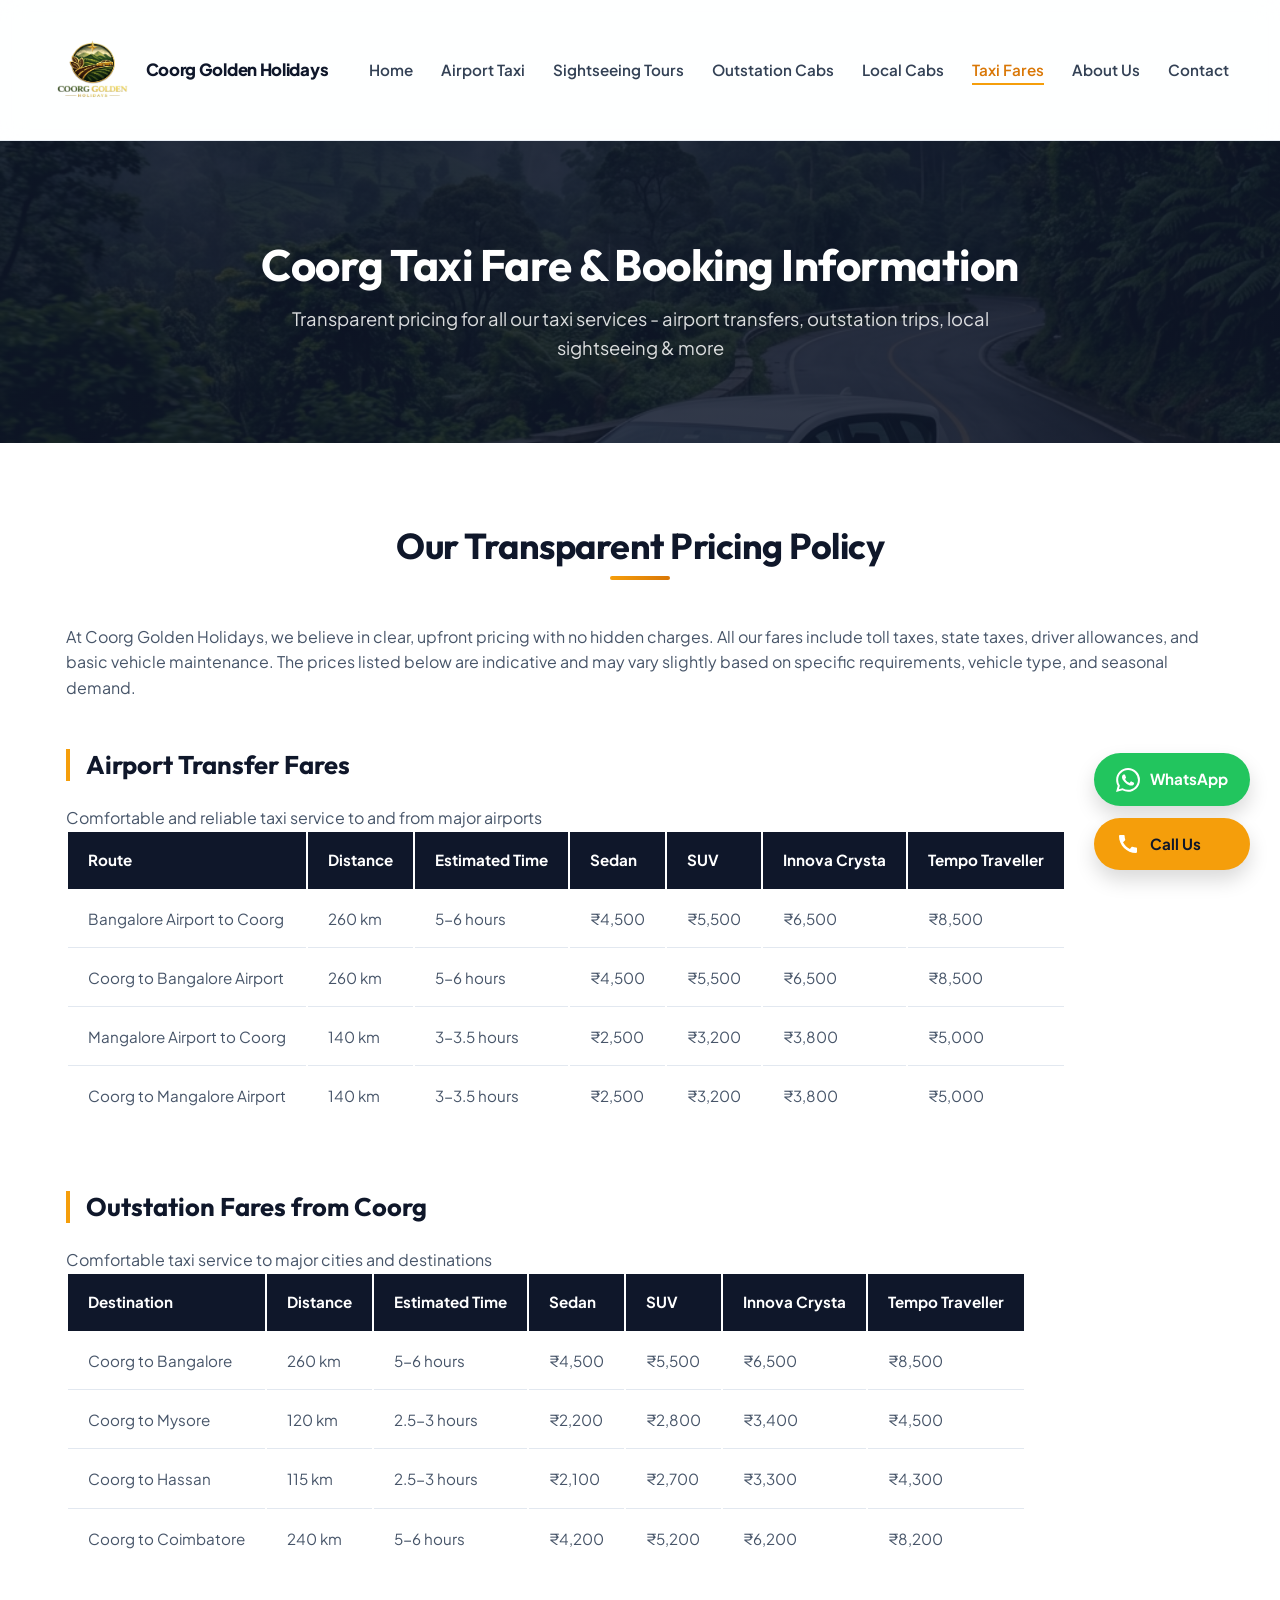
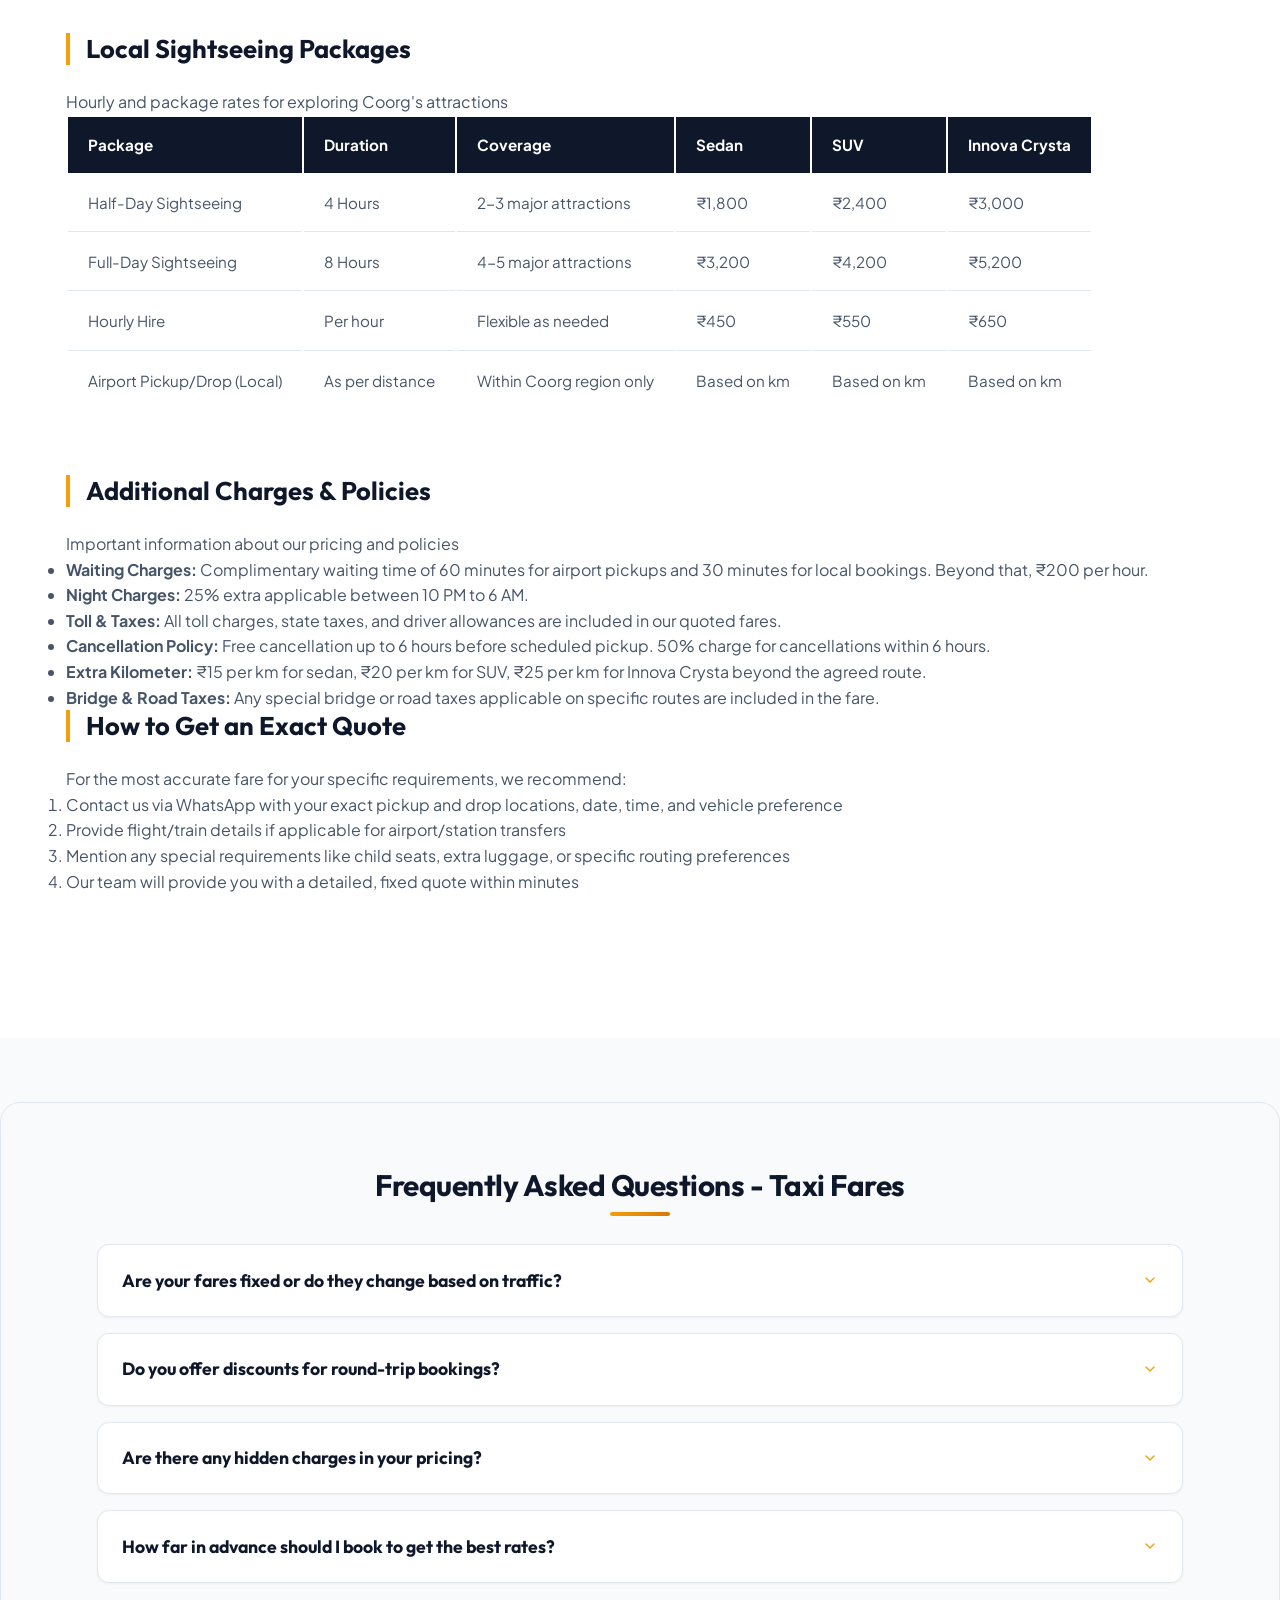
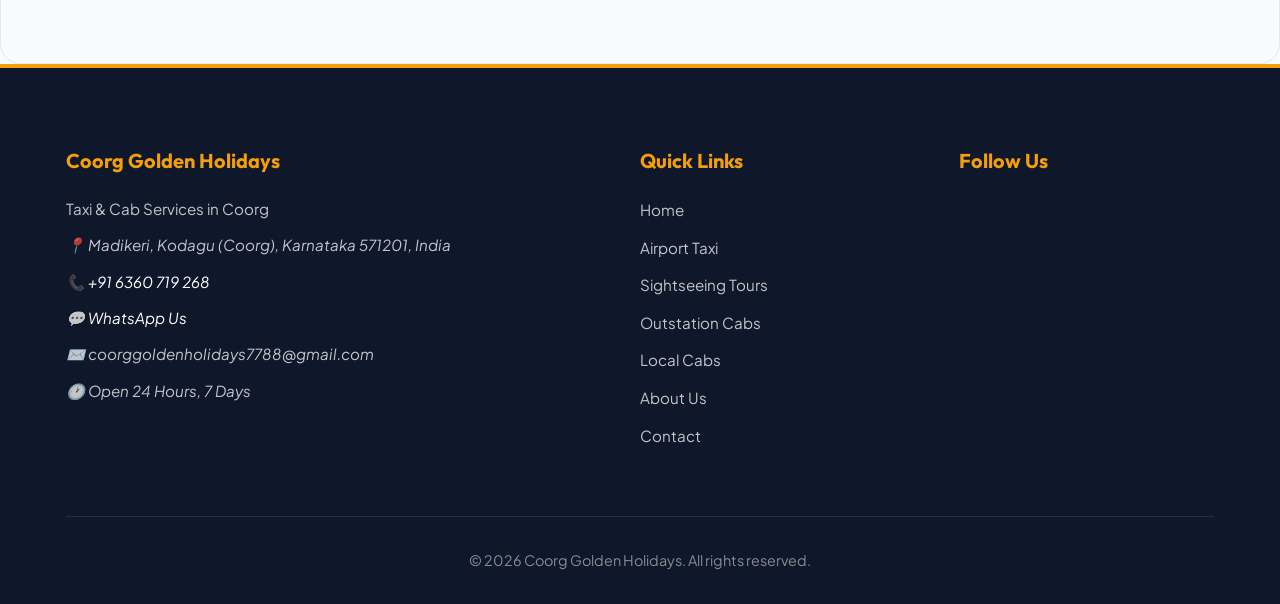
<file: taxi-fare-coorg.html>
<!DOCTYPE html>
<html lang="en">
<head>
    <meta charset="UTF-8">
    <meta name="viewport" content="width=device-width, initial-scale=1.0">
    <title>Coorg Taxi Fare - Bangalore, Mysore, Airport Transfers & More</title>
    <meta name="description" content="Find detailed fare information for Coorg taxi services including airport transfers, outstation trips to Bangalore/Mysore, local sightseeing, and hourly packages. Transparent pricing with no hidden charges.">
    <link rel="canonical" href="/taxi-fare-coorg.html">
    <meta property="og:title" content="Coorg Taxi Fare - Bangalore, Mysore, Airport Transfers & More">
    <meta property="og:description" content="Find detailed fare information for Coorg taxi services including airport transfers, outstation trips to Bangalore/Mysore, local sightseeing, and hourly packages.">
    <meta property="og:image" content="/assets/images/about.png">
    <meta property="og:url" content="/taxi-fare-coorg.html">
    <meta property="og:type" content="website">
    <link rel="stylesheet" href="assets/css/styles.css">
    <script src="assets/js/script.js" defer></script>
    <!-- Schema.org markup for TaxiService -->
    <script type="application/ld+json">
    {
      "@context": "https://schema.org/",
      "@type": "Service",
      "serviceType": "Taxi Fare Information",
      "provider": {
        "@type": "LocalBusiness",
        "name": "Coorg Golden Holidays",
        "url": "/",
        "logo": "/assets/images/hero.png",
        "image": "/assets/images/about.png",
        "address": {
          "@type": "PostalAddress",
          "streetAddress": "Madikeri",
          "addressLocality": "Kodagu",
          "addressRegion": "Karnataka",
          "postalCode": "571201",
          "addressCountry": "IN"
        },
        "geo": {
          "@type": "GeoCoordinates",
          "latitude": "12.4214",
          "longitude": "75.7303"
        },
        "telephone": "+91-6360719268",
        "url": "/",
        "sameAs": [
          "https://www.google.com/search?q=Coorg+Golden+Holidays"
        ],
        "priceRange": "₹500-₹10000",
        "servesArea": [
          "Coorg",
          "Madikeri",
          "Kushalnagar",
          "Virajpet",
          "Somwarpet",
          "Bangalore",
          "Mysore",
          "Mangalore",
          "Hassan",
          "Coorg",
          "Kodagu"
        ]
      },
      "areaServed": [
        "Coorg",
        "Madikeri",
        "Kushalnagar",
        "Virajpet",
        "Somwarpet",
        "Bangalore",
        "Mysore",
        "Mangalore",
        "Hassan",
        "Coorg",
        "Kodagu"
      ],
      "availableChannel": {
        "@type": "ServiceChannel",
        "serviceUrl": "/contact.html",
        "servicePhone": "+91-6360719268",
        "serviceEmail": "mailto:coorggoldenholidays7788@gmail.com"
      }
    }
    </script>
</head>
<body>
    <header>
        <div class="container">
            <a href="index.html" class="logo-link">
                <img src="assets/images/logo.png" alt="Coorg Golden Holidays Logo" class="header-logo">
                <span class="logo-name">Coorg Golden Holidays</span>
            </a>
            <nav>
                <ul>
                    <li><a href="index.html">Home</a></li>
                    <li><a href="airport-taxi-coorg.html">Airport Taxi</a></li>
                    <li><a href="coorg-sightseeing-taxi.html">Sightseeing Tours</a></li>
                    <li><a href="outstation-cabs-coorg.html">Outstation Cabs</a></li>
                    <li><a href="local-taxi-madikeri.html">Local Cabs</a></li>
                    <li><a href="taxi-fare-coorg.html" class="active">Taxi Fares</a></li>
                    <li><a href="about.html">About Us</a></li>
                    <li><a href="contact.html">Contact</a></li>
                </ul>
            </nav>
        </div>
    </header>
    
    <section class="page-header">
        <div class="container">
            <h1>Coorg Taxi Fare & Booking Information</h1>
            <p>Transparent pricing for all our taxi services - airport transfers, outstation trips, local sightseeing & more</p>
        </div>
    </section>
    
    <main>
        <section class="fare-details">
            <div class="container">
                <h2>Our Transparent Pricing Policy</h2>
                <p>At Coorg Golden Holidays, we believe in clear, upfront pricing with no hidden charges. All our fares include toll taxes, state taxes, driver allowances, and basic vehicle maintenance. The prices listed below are indicative and may vary slightly based on specific requirements, vehicle type, and seasonal demand.</p>
                
                <div class="fare-categories">
                    <div class="fare-category">
                        <h3>Airport Transfer Fares</h3>
                        <p>Comfortable and reliable taxi service to and from major airports</p>
                        <div class="fare-table">
                            <table>
                                <thead>
                                    <tr>
                                        <th>Route</th>
                                        <th>Distance</th>
                                        <th>Estimated Time</th>
                                        <th>Sedan</th>
                                        <th>SUV</th>
                                        <th>Innova Crysta</th>
                                        <th>Tempo Traveller</th>
                                    </tr>
                                </thead>
                                <tbody>
                                    <tr>
                                        <td>Bangalore Airport to Coorg</td>
                                        <td>260 km</td>
                                        <td>5-6 hours</td>
                                        <td>₹4,500</td>
                                        <td>₹5,500</td>
                                        <td>₹6,500</td>
                                        <td>₹8,500</td>
                                    </tr>
                                    <tr>
                                        <td>Coorg to Bangalore Airport</td>
                                        <td>260 km</td>
                                        <td>5-6 hours</td>
                                        <td>₹4,500</td>
                                        <td>₹5,500</td>
                                        <td>₹6,500</td>
                                        <td>₹8,500</td>
                                    </tr>
                                    <tr>
                                        <td>Mangalore Airport to Coorg</td>
                                        <td>140 km</td>
                                        <td>3-3.5 hours</td>
                                        <td>₹2,500</td>
                                        <td>₹3,200</td>
                                        <td>₹3,800</td>
                                        <td>₹5,000</td>
                                    </tr>
                                    <tr>
                                        <td>Coorg to Mangalore Airport</td>
                                        <td>140 km</td>
                                        <td>3-3.5 hours</td>
                                        <td>₹2,500</td>
                                        <td>₹3,200</td>
                                        <td>₹3,800</td>
                                        <td>₹5,000</td>
                                    </tr>
                                </tbody>
                            </table>
                        </div>
                    </div>
                    
                    <div class="fare-category">
                        <h3>Outstation Fares from Coorg</h3>
                        <p>Comfortable taxi service to major cities and destinations</p>
                        <div class="fare-table">
                            <table>
                                <thead>
                                    <tr>
                                        <th>Destination</th>
                                        <th>Distance</th>
                                        <th>Estimated Time</th>
                                        <th>Sedan</th>
                                        <th>SUV</th>
                                        <th>Innova Crysta</th>
                                        <th>Tempo Traveller</th>
                                    </tr>
                                </thead>
                                <tbody>
                                    <tr>
                                        <td>Coorg to Bangalore</td>
                                        <td>260 km</td>
                                        <td>5-6 hours</td>
                                        <td>₹4,500</td>
                                        <td>₹5,500</td>
                                        <td>₹6,500</td>
                                        <td>₹8,500</td>
                                    </tr>
                                    <tr>
                                        <td>Coorg to Mysore</td>
                                        <td>120 km</td>
                                        <td>2.5-3 hours</td>
                                        <td>₹2,200</td>
                                        <td>₹2,800</td>
                                        <td>₹3,400</td>
                                        <td>₹4,500</td>
                                    </tr>
                                    <tr>
                                        <td>Coorg to Hassan</td>
                                        <td>115 km</td>
                                        <td>2.5-3 hours</td>
                                        <td>₹2,100</td>
                                        <td>₹2,700</td>
                                        <td>₹3,300</td>
                                        <td>₹4,300</td>
                                    </tr>
                                    <tr>
                                        <td>Coorg to Coimbatore</td>
                                        <td>240 km</td>
                                        <td>5-6 hours</td>
                                        <td>₹4,200</td>
                                        <td>₹5,200</td>
                                        <td>₹6,200</td>
                                        <td>₹8,200</td>
                                    </tr>
                                </tbody>
                            </table>
                        </div>
                    </div>
                    
                    <div class="fare-category">
                        <h3>Local Sightseeing Packages</h3>
                        <p>Hourly and package rates for exploring Coorg's attractions</p>
                        <div class="fare-table">
                            <table>
                                <thead>
                                    <tr>
                                        <th>Package</th>
                                        <th>Duration</th>
                                        <th>Coverage</th>
                                        <th>Sedan</th>
                                        <th>SUV</th>
                                        <th>Innova Crysta</th>
                                    </tr>
                                </thead>
                                <tbody>
                                    <tr>
                                        <td>Half-Day Sightseeing</td>
                                        <td>4 Hours</td>
                                        <td>2-3 major attractions</td>
                                        <td>₹1,800</td>
                                        <td>₹2,400</td>
                                        <td>₹3,000</td>
                                    </tr>
                                    <tr>
                                        <td>Full-Day Sightseeing</td>
                                        <td>8 Hours</td>
                                        <td>4-5 major attractions</td>
                                        <td>₹3,200</td>
                                        <td>₹4,200</td>
                                        <td>₹5,200</td>
                                    </tr>
                                    <tr>
                                        <td>Hourly Hire</td>
                                        <td>Per hour</td>
                                        <td>Flexible as needed</td>
                                        <td>₹450</td>
                                        <td>₹550</td>
                                        <td>₹650</td>
                                    </tr>
                                    <tr>
                                        <td>Airport Pickup/Drop (Local)</td>
                                        <td>As per distance</td>
                                        <td>Within Coorg region only</td>
                                        <td>Based on km</td>
                                        <td>Based on km</td>
                                        <td>Based on km</td>
                                    </tr>
                                </tbody>
                            </table>
                        </div>
                    </div>
                    
                    <div class="fare-category">
                        <h3>Additional Charges & Policies</h3>
                        <p>Important information about our pricing and policies</p>
                        <ul>
                            <li><strong>Waiting Charges:</strong> Complimentary waiting time of 60 minutes for airport pickups and 30 minutes for local bookings. Beyond that, ₹200 per hour.</li>
                            <li><strong>Night Charges:</strong> 25% extra applicable between 10 PM to 6 AM.</li>
                            <li><strong>Toll & Taxes:</strong> All toll charges, state taxes, and driver allowances are included in our quoted fares.</li>
                            <li><strong>Cancellation Policy:</strong> Free cancellation up to 6 hours before scheduled pickup. 50% charge for cancellations within 6 hours.</li>
                            <li><strong>Extra Kilometer:</strong> ₹15 per km for sedan, ₹20 per km for SUV, ₹25 per km for Innova Crysta beyond the agreed route.</li>
                            <li><strong>Bridge & Road Taxes:</strong> Any special bridge or road taxes applicable on specific routes are included in the fare.</li>
                        </ul>
                        
                        <h3>How to Get an Exact Quote</h3>
                        <p>For the most accurate fare for your specific requirements, we recommend:</p>
                        <ol>
                            <li>Contact us via WhatsApp with your exact pickup and drop locations, date, time, and vehicle preference</li>
                            <li>Provide flight/train details if applicable for airport/station transfers</li>
                            <li>Mention any special requirements like child seats, extra luggage, or specific routing preferences</li>
                            <li>Our team will provide you with a detailed, fixed quote within minutes</li>
                        </ol>
                    </div>
                </div>
            </div>
        </section>
        
        <section class="faq">
            <div class="container">
                <h2>Frequently Asked Questions - Taxi Fares</h2>
                <div class="faq-items">
                    <div class="faq-item">
                        <div class="faq-question">
                            <h3>Are your fares fixed or do they change based on traffic?</h3>
                        </div>
                        <div class="faq-answer">
                            <p>Our fares are fixed based on the route and vehicle type, not on actual travel time or traffic conditions. You pay the agreed amount regardless of delays due to traffic, weather, or other unforeseen circumstances.</p>
                        </div>
                    </div>
                    <div class="faq-item">
                        <div class="faq-question">
                            <h3>Do you offer discounts for round-trip bookings?</h3>
                        </div>
                        <div class="faq-answer">
                            <p>Yes, we offer attractive discounts for round-trip bookings. Typically, you can save 10-15% compared to booking two separate one-way journeys. Please mention your return trip requirement when booking for the best price.</p>
                        </div>
                    </div>
                    <div class="faq-item">
                        <div class="faq-question">
                            <h3>Are there any hidden charges in your pricing?</h3>
                        </div>
                        <div class="faq-answer">
                            <p>Absolutely not! We believe in transparent pricing. Our quoted fares include all toll charges, state taxes, driver allowances, and basic vehicle maintenance. The only potential extras are waiting charges beyond complimentary time, night charges (10 PM-6 AM), and extra kilometers beyond the agreed route.</p>
                        </div>
                    </div>
                    <div class="faq-item">
                        <div class="faq-question">
                            <h3>How far in advance should I book to get the best rates?</h3>
                        </div>
                        <div class="faq-answer">
                            <p>We recommend booking at least 24 hours in advance for the best vehicle availability and pricing. However, we do accommodate last-minute bookings based on availability. For peak tourist seasons (October-March), earlier booking is advisable.</p>
                        </div>
                    </div>
                </div>
            </div>
        </section>
    </main>
    
    <footer>
        <div class="container">
            <div class="footer-content">
                <div class="footer-info" itemscope itemtype="https://schema.org/LocalBusiness">
                    <h3 class="footer-brand" itemprop="name">Coorg Golden Holidays</h3>
                    <p class="footer-tagline" itemprop="description">Taxi &amp; Cab Services in Coorg</p>
                    <address class="footer-nap">
                        <p itemprop="address" itemscope itemtype="https://schema.org/PostalAddress">
                            <span class="nap-icon">📍</span>
                            <span itemprop="streetAddress">Madikeri</span>,
                            <span itemprop="addressLocality">Kodagu (Coorg)</span>,
                            <span itemprop="addressRegion">Karnataka</span>
                            <span itemprop="postalCode">571201</span>,
                            <span itemprop="addressCountry">India</span>
                        </p>
                        <p>
                            <span class="nap-icon">📞</span>
                            <a href="tel:+916360719268" itemprop="telephone">+91 6360 719 268</a>
                        </p>
                        <p>
                            <span class="nap-icon">💬</span>
                            <a href="https://wa.me/916360719268" itemprop="telephone">WhatsApp Us</a>
                        </p>
                        <p>
                            <span class="nap-icon">✉️</span>
                            <span itemprop="email">coorggoldenholidays7788@gmail.com</span>
                        </p>
                        <p>
                            <span class="nap-icon">🕐</span>
                            <span itemprop="openingHours" content="Mo-Su 00:00-24:00">Open 24 Hours, 7 Days</span>
                        </p>
                    </address>
                    <meta itemprop="priceRange" content="₹500-₹10000">
                </div>
                <div class="footer-links">
                    <h3>Quick Links</h3>
                    <ul>
                        <li><a href="index.html">Home</a></li>
                        <li><a href="airport-taxi-coorg.html">Airport Taxi</a></li>
                        <li><a href="coorg-sightseeing-taxi.html">Sightseeing Tours</a></li>
                        <li><a href="outstation-cabs-coorg.html">Outstation Cabs</a></li>
                        <li><a href="local-taxi-madikeri.html">Local Cabs</a></li>
                        <li><a href="about.html">About Us</a></li>
                        <li><a href="contact.html">Contact</a></li>
                    </ul>
                </div>
                <div class="footer-social">
                    <h3>Follow Us</h3>
                </div>
            </div>
            <div class="footer-bottom">
                <p>&copy; 2025 Coorg Golden Holidays. All rights reserved.</p>
            </div>
        </div>
    </footer>

    <div class="sticky-buttons">
        <a href="https://wa.me/916360719268" class="whatsapp-sticky">
            <svg width="24" height="24" viewBox="0 0 24 24" fill="white" xmlns="http://www.w3.org/2000/svg"><path d="M17.472 14.382c-.297-.149-1.758-.867-2.03-.967-.273-.099-.471-.148-.67.15-.197.297-.767.966-.94 1.164-.173.199-.347.223-.644.075-.297-.15-1.255-.463-2.39-1.475-.883-.788-1.48-1.761-1.653-2.059-.173-.297-.018-.458.13-.606.134-.133.298-.347.446-.52.149-.174.198-.298.298-.497.099-.198.05-.371-.025-.52-.075-.149-.669-1.612-.916-2.207-.242-.579-.487-.5-.669-.51-.173-.008-.371-.01-.57-.01-.198 0-.52.074-.792.372-.272.297-1.04 1.016-1.04 2.479 0 1.462 1.065 2.875 1.213 3.074.149.198 2.096 3.2 5.077 4.487.709.306 1.262.489 1.694.625.712.227 1.36.195 1.871.118.571-.085 1.758-.719 2.006-1.413.248-.694.248-1.289.173-1.413-.074-.124-.272-.198-.57-.347m-5.421 7.403h-.004a9.87 9.87 0 01-5.031-1.378l-.361-.214-3.741.982.998-3.648-.235-.374a9.86 9.86 0 01-1.51-5.26c.001-5.45 4.436-9.884 9.888-9.884 2.64 0 5.122 1.03 6.988 2.898a9.825 9.825 0 012.893 6.994c-.003 5.45-4.437 9.884-9.885 9.884m8.413-18.297A11.815 11.815 0 0012.05 0C5.495 0 .16 5.335.157 11.892c0 2.096.547 4.142 1.588 5.945L.057 24l6.305-1.654a11.882 11.882 0 005.683 1.448h.005c6.554 0 11.89-5.335 11.893-11.893a11.821 11.821 0 00-3.48-8.413Z"/></svg>
            WhatsApp
        </a>
        <a href="tel:+916360719268" class="call-sticky">
            <svg width="24" height="24" viewBox="0 0 24 24" fill="white" xmlns="http://www.w3.org/2000/svg"><path d="M20.01 15.38c-1.23 0-2.42-.2-3.53-.56-.35-.12-.74-.03-1.01.24l-1.57 1.97c-2.83-1.35-5.48-3.9-6.89-6.83l1.95-1.66c.27-.28.35-.67.24-1.02-.37-1.11-.56-2.3-.56-3.53 0-.54-.45-.99-.99-.99H4.19C3.65 3 3 3.24 3 3.99 3 13.28 10.73 21 20.01 21c.71 0 .99-.63.99-1.18v-3.45c0-.54-.45-.99-.99-.99z"/></svg>
            Call Us
        </a>
    </div>
</body>
</html>
</file>
<file: assets/css/styles.css>
@import url('https://fonts.googleapis.com/css2?family=Outfit:wght@300;400;500;600;700;800&family=Plus+Jakarta+Sans:wght@300;400;500;600;700;800&display=swap');

/* CSS Reset & Base */
* {
    margin: 0;
    padding: 0;
    box-sizing: border-box;
}

:root {
    --primary-color: #0f172a; /* Deep Slate 900 */
    --primary-light: #1e293b; /* Slate 800 */
    --primary-muted: #334155; /* Slate 700 */
    --accent-color: #f59e0b; /* Amber 500 (Taxi Yellow/Gold) */
    --accent-hover: #d97706; /* Amber 600 */
    --accent-light: #fef3c7; /* Amber 100 */
    --success-color: #22c55e; /* WhatsApp Green */
    --success-hover: #16a34a; 
    --text-color: #475569; /* Slate 600 */
    --text-dark: #0f172a; 
    --text-light: #94a3b8; /* Slate 400 */
    --light-bg: #f8fafc; /* Slate 50 */
    --border-color: #e2e8f0; /* Slate 200 */
    --white: #ffffff;
    --shadow-sm: 0 1px 3px rgba(0,0,0,0.05);
    --shadow: 0 10px 15px -3px rgba(0,0,0,0.05), 0 4px 6px -4px rgba(0,0,0,0.05);
    --shadow-lg: 0 20px 25px -5px rgba(15, 23, 42, 0.08), 0 8px 10px -6px rgba(15, 23, 42, 0.08);
    --border-radius: 12px;
    --border-radius-lg: 20px;
    --transition: all 0.3s cubic-bezier(0.4, 0, 0.2, 1);
    --font-primary: 'Plus Jakarta Sans', sans-serif;
    --font-heading: 'Outfit', sans-serif;
}

body {
    font-family: var(--font-primary);
    line-height: 1.6;
    color: var(--text-color);
    background-color: var(--light-bg);
    overflow-x: hidden;
}

.container {
    width: 92%;
    max-width: 1200px;
    margin: 0 auto;
    padding: 0 15px;
}

h1, h2, h3, h4, h5, h6 {
    font-family: var(--font-heading);
    color: var(--text-dark);
    font-weight: 700;
    line-height: 1.25;
}

a {
    text-decoration: none;
    color: inherit;
    transition: var(--transition);
}

img {
    max-width: 100%;
    height: auto;
    display: block;
}

/* Section Common Styling */
section {
    padding: 5rem 0;
}

section h2 {
    font-size: 2.25rem;
    text-align: center;
    margin-bottom: 3.5rem;
    position: relative;
    letter-spacing: -0.5px;
}

section h2::after {
    content: '';
    position: absolute;
    bottom: -12px;
    left: 50%;
    transform: translateX(-50%);
    width: 60px;
    height: 4px;
    background: linear-gradient(90deg, var(--accent-color), var(--accent-hover));
    border-radius: 2px;
}

/* Button & Call-to-Actions */
.btn, .whatsapp-btn, .call-btn, .btn-learn-more, .read-more {
    display: inline-flex;
    align-items: center;
    justify-content: center;
    padding: 12px 28px;
    border-radius: var(--border-radius);
    font-weight: 600;
    font-size: 0.95rem;
    transition: var(--transition);
    border: none;
    cursor: pointer;
    gap: 8px;
}

.btn-primary {
    background-color: var(--accent-color);
    color: var(--primary-color);
}

.btn-primary:hover {
    background-color: var(--accent-hover);
    transform: translateY(-2px);
    box-shadow: 0 8px 20px rgba(245, 158, 11, 0.3);
}

.btn-outline {
    background-color: transparent;
    border: 2px solid var(--accent-color);
    color: var(--accent-color);
}

.btn-outline:hover {
    background-color: var(--accent-color);
    color: var(--primary-color);
    transform: translateY(-2px);
}

.whatsapp-btn {
    background-color: var(--success-color);
    color: var(--white);
    box-shadow: 0 4px 12px rgba(34, 197, 94, 0.2);
}

.whatsapp-btn:hover {
    background-color: var(--success-hover);
    transform: translateY(-2px);
    box-shadow: 0 8px 20px rgba(34, 197, 94, 0.3);
}

.call-btn {
    background-color: var(--primary-light);
    color: var(--white);
    border: 1px solid rgba(255,255,255,0.1);
}

.call-btn:hover {
    background-color: var(--primary-color);
    color: var(--accent-color);
    border-color: var(--accent-color);
    transform: translateY(-2px);
}

.cta-section {
    display: flex;
    justify-content: center;
    gap: 1.5rem;
    margin-top: 3.5rem;
    margin-bottom: 2rem;
    flex-wrap: wrap;
}

.btn-learn-more, .read-more {
    padding: 10px 20px;
    font-size: 0.9rem;
    background-color: var(--primary-light);
    color: var(--white);
}

.btn-learn-more:hover, .read-more:hover {
    background-color: var(--accent-color);
    color: var(--primary-color);
    transform: translateX(4px);
}

/* Header & Navigation Styling */
header {
    background: rgba(255, 255, 255, 0.85);
    backdrop-filter: blur(12px);
    -webkit-backdrop-filter: blur(12px);
    border-bottom: 1px solid rgba(226, 232, 240, 0.8);
    position: sticky;
    top: 0;
    z-index: 1001;
    transition: var(--transition);
}

header .container {
    display: flex;
    justify-content: space-between;
    align-items: center;
    padding: 1.25rem 0;
}

.logo-link {
    text-decoration: none;
    display: flex;
    align-items: center;
    gap: 10px;
    flex: 1;          /* fills space, pushes hamburger to the far right */
}

.logo-name {
    font-size: 1.05rem;
    font-weight: 800;
    color: var(--primary-color);
    line-height: 1.2;
    letter-spacing: -0.3px;
    white-space: nowrap;
}

.logo-link:hover .logo-name {
    color: var(--accent-hover);
}

.header-logo {
    height: 60px;
    width: auto;
    display: block;
    object-fit: contain;
    transition: opacity 0.2s ease;
    flex-shrink: 0;
}

.logo-link:hover .header-logo {
    opacity: 0.85;
}

nav ul {
    display: flex;
    list-style: none;
    gap: 1.75rem;
    align-items: center;
}

nav ul li a {
    font-weight: 600;
    color: var(--primary-muted);
    font-size: 0.95rem;
    padding: 6px 0;
    position: relative;
}

nav ul li a:hover {
    color: var(--accent-hover);
}

nav ul li a::after {
    content: '';
    position: absolute;
    bottom: 0;
    left: 0;
    width: 0;
    height: 2px;
    background: var(--accent-color);
    transition: var(--transition);
}

nav ul li a:hover::after,
nav ul li a.active::after {
    width: 100%;
}

nav ul li a.active {
    color: var(--accent-hover);
}

.mobile-menu-btn {
    display: none;
    background: none;
    border: none;
    color: var(--primary-color);
    cursor: pointer;
    padding: 8px;
    position: relative;
    z-index: 1003;
    transition: var(--transition);
}

.mobile-menu-btn:hover {
    color: var(--accent-color);
}

/* Hero Section */
.hero {
    background: linear-gradient(rgba(15, 23, 42, 0.80), rgba(15, 23, 42, 0.80)), url('../images/hero.png') center/cover no-repeat;
    color: var(--white);
    padding: 7rem 0 5rem;
    min-height: 100vh;
    display: flex;
    align-items: center;
}

.hero-inner {
    display: grid;
    grid-template-columns: 1fr 420px;
    gap: 3rem;
    align-items: center;
}

/* Promo Banner */
.promo-banner-section {
    background: var(--bg-light);
    padding: 2.5rem 0;
}

.promo-single {
    max-width: 900px;
    margin: 0 auto;
    border-radius: 16px;
    overflow: hidden;
    box-shadow: 0 20px 60px rgba(0, 0, 0, 0.12);
}

.promo-single img {
    width: 100%;
    height: auto;
    display: block;
}




.hero-content {
    text-align: left;
}

.hero-badge {
    display: inline-block;
    background: rgba(245, 158, 11, 0.2);
    border: 1px solid rgba(245, 158, 11, 0.5);
    color: var(--accent-color);
    padding: 6px 16px;
    border-radius: 50px;
    font-size: 0.85rem;
    font-weight: 600;
    margin-bottom: 1.25rem;
    letter-spacing: 0.3px;
}

.hero-content h1 {
    font-size: 2.75rem;
    color: var(--white);
    margin-bottom: 1rem;
    letter-spacing: -1px;
    line-height: 1.2;
    text-shadow: 0 2px 10px rgba(0, 0, 0, 0.3);
}

.hero-content h1 span {
    color: var(--accent-color);
}

.hero-content > p {
    font-size: 1.1rem;
    margin-bottom: 1.5rem;
    color: rgba(255, 255, 255, 0.85);
    line-height: 1.7;
}

.hero-features {
    list-style: none;
    display: grid;
    grid-template-columns: 1fr 1fr;
    gap: 0.5rem 1.5rem;
    margin-bottom: 2rem;
}

.hero-features li {
    font-size: 0.95rem;
    color: rgba(255, 255, 255, 0.9);
    font-weight: 500;
}

.hero-content .cta-buttons {
    display: flex;
    justify-content: flex-start;
    gap: 1rem;
    flex-wrap: wrap;
}

/* Hero Form Card */
.hero-form-card {
    background: rgba(255, 255, 255, 0.97);
    border-radius: 20px;
    padding: 2rem 1.75rem;
    box-shadow: 0 25px 60px rgba(0, 0, 0, 0.3);
    border: 1px solid rgba(255,255,255,0.2);
}

.hero-form-header {
    margin-bottom: 1.5rem;
    border-bottom: 2px solid var(--accent-color);
    padding-bottom: 1rem;
}

.hero-form-header h2 {
    font-size: 1.5rem;
    color: var(--primary-color);
    margin-bottom: 0.2rem;
    text-align: left;
}

.hero-form-header h2::after {
    display: none;
}

.hero-form-header p {
    font-size: 0.875rem;
    color: var(--text-muted);
    margin: 0;
}

.hero-form {
    display: flex;
    flex-direction: column;
    gap: 1rem;
}

.hero-form-group {
    display: flex;
    flex-direction: column;
    gap: 0.35rem;
}

.hero-form-group label {
    font-size: 0.82rem;
    font-weight: 700;
    color: var(--text-dark);
    text-transform: uppercase;
    letter-spacing: 0.5px;
}

.hero-form-group input,
.hero-form-group select {
    padding: 10px 14px;
    border: 1.5px solid #e2e8f0;
    border-radius: 10px;
    font-size: 0.95rem;
    color: var(--text-dark);
    background: #f8fafc;
    transition: border-color 0.2s, box-shadow 0.2s;
    font-family: var(--font-primary);
}

.hero-form-group input:focus,
.hero-form-group select:focus {
    outline: none;
    border-color: var(--accent-color);
    box-shadow: 0 0 0 3px rgba(245, 158, 11, 0.15);
    background: white;
}

.hero-form-btn {
    display: flex;
    align-items: center;
    justify-content: center;
    gap: 8px;
    background: #25D366;
    color: white;
    border: none;
    padding: 13px 20px;
    border-radius: 12px;
    font-size: 1rem;
    font-weight: 700;
    cursor: pointer;
    margin-top: 0.5rem;
    transition: background 0.2s, transform 0.2s, box-shadow 0.2s;
    font-family: var(--font-primary);
    box-shadow: 0 4px 15px rgba(37, 211, 102, 0.3);
}

.hero-form-btn:hover {
    background: #1ebe5d;
    transform: translateY(-2px);
    box-shadow: 0 8px 20px rgba(37, 211, 102, 0.4);
}

/* Services Grid Section */
#services {
    background-color: var(--white);
}

.services-grid {
    display: grid;
    grid-template-columns: repeat(auto-fit, minmax(260px, 1fr));
    gap: 2rem;
}

.service-card {
    background: var(--light-bg);
    border: 1px solid var(--border-color);
    border-radius: var(--border-radius-lg);
    padding: 2.5rem 2rem;
    text-align: left;
    box-shadow: var(--shadow-sm);
    transition: var(--transition);
    display: flex;
    flex-direction: column;
    position: relative;
    overflow: hidden;
}

.service-card::before {
    content: '';
    position: absolute;
    top: 0;
    left: 0;
    width: 100%;
    height: 4px;
    background: linear-gradient(90deg, var(--accent-color), var(--accent-hover));
    transform: scaleX(0);
    transform-origin: left;
    transition: var(--transition);
}

.service-card:hover::before {
    transform: scaleX(1);
}

.service-card:hover {
    transform: translateY(-8px);
    box-shadow: var(--shadow-lg);
    background-color: var(--white);
    border-color: transparent;
}

.service-card .icon-container {
    width: 60px;
    height: 60px;
    background-color: var(--accent-light);
    border-radius: var(--border-radius);
    display: flex;
    align-items: center;
    justify-content: center;
    color: var(--accent-hover);
    margin-bottom: 1.5rem;
    transition: var(--transition);
}

.service-card:hover .icon-container {
    background-color: var(--primary-color);
    color: var(--accent-color);
}

.service-card h3 {
    font-size: 1.35rem;
    margin-bottom: 0.75rem;
}

.service-card p {
    margin-bottom: 2rem;
    font-size: 0.95rem;
    flex-grow: 1;
}

/* About Section Styles */
#about {
    background-color: var(--light-bg);
}

.about-content {
    display: grid;
    grid-template-columns: 1fr 1fr;
    gap: 4rem;
    align-items: center;
}

.about-text h2 {
    text-align: left;
    margin-bottom: 1.5rem;
}

.about-text h2::after {
    left: 0;
    transform: none;
}

.about-text p {
    margin-bottom: 1.25rem;
    font-size: 1.05rem;
    line-height: 1.8;
}

.about-features {
    display: grid;
    grid-template-columns: 1fr 1fr;
    gap: 1.5rem;
    margin-top: 2rem;
}

.about-features .feature {
    background: var(--white);
    padding: 1.5rem;
    border-radius: var(--border-radius);
    border-left: 4px solid var(--accent-color);
    box-shadow: var(--shadow-sm);
}

.about-features .feature h3 {
    font-size: 1.1rem;
    margin-bottom: 0.5rem;
}

.about-features .feature p {
    font-size: 0.85rem;
    margin-bottom: 0;
    color: var(--text-color);
    line-height: 1.5;
}

.about-image {
    position: relative;
    border-radius: var(--border-radius-lg);
    overflow: hidden;
    box-shadow: var(--shadow-lg);
}

.about-image img {
    width: 100%;
    height: 450px;
    object-fit: cover;
    transition: var(--transition);
}

.about-image:hover img {
    transform: scale(1.05);
}

.placeholder-image {
    background-color: var(--primary-color);
    height: 400px;
    display: flex;
    align-items: center;
    justify-content: center;
    color: var(--accent-color);
    font-family: var(--font-heading);
    font-weight: 700;
}

/* Contact & Forms Styling */
#contact {
    background-color: var(--white);
}

.contact-info {
    display: grid;
    grid-template-columns: repeat(auto-fit, minmax(280px, 1fr));
    gap: 2rem;
    margin-bottom: 4rem;
}

.contact-item {
    background: var(--light-bg);
    border: 1px solid var(--border-color);
    border-radius: var(--border-radius);
    padding: 2rem;
    text-align: center;
    box-shadow: var(--shadow-sm);
    transition: var(--transition);
}

.contact-item:hover {
    transform: translateY(-5px);
    box-shadow: var(--shadow);
    border-color: var(--accent-color);
}

.contact-item h3 {
    font-size: 1.25rem;
    margin-bottom: 1rem;
    color: var(--primary-color);
}

.contact-item p {
    margin-bottom: 0.5rem;
}

.contact-item a {
    color: var(--primary-muted);
    font-weight: 700;
}

.contact-item a:hover {
    color: var(--accent-hover);
}

.whatsapp-form {
    background: var(--light-bg);
    border: 1px solid var(--border-color);
    padding: 3rem;
    border-radius: var(--border-radius-lg);
    box-shadow: var(--shadow-lg);
    max-width: 750px;
    margin: 0 auto;
}

.form-grid {
    display: grid;
    grid-template-columns: 1fr 1fr;
    gap: 1.5rem;
}

.form-group {
    margin-bottom: 1.5rem;
}

.form-group.full-width {
    grid-column: 1 / -1;
}

.form-group label {
    display: block;
    margin-bottom: 0.5rem;
    font-weight: 600;
    color: var(--text-dark);
    font-size: 0.9rem;
}

.form-group input,
.form-group select,
.form-group textarea {
    width: 100%;
    padding: 12px 16px;
    border: 1px solid var(--border-color);
    border-radius: var(--border-radius);
    font-family: var(--font-primary);
    font-size: 0.95rem;
    background-color: var(--white);
    color: var(--text-dark);
    transition: var(--transition);
}

.form-group input:focus,
.form-group select:focus,
.form-group textarea:focus {
    outline: none;
    border-color: var(--accent-color);
    box-shadow: 0 0 0 3px rgba(245, 158, 11, 0.15);
}

.whatsapp-form button[type="submit"] {
    width: 100%;
    padding: 14px;
    font-size: 1.05rem;
    margin-top: 1rem;
}

/* Page Header (Subpages) */
.page-header {
    background: linear-gradient(rgba(15, 23, 42, 0.85), rgba(15, 23, 42, 0.85)), url('../images/hero.png') center/cover no-repeat;
    color: var(--white);
    text-align: center;
    padding: 6rem 0 5rem;
}

.page-header h1 {
    font-size: 2.75rem;
    color: var(--white);
    margin-bottom: 0.75rem;
    letter-spacing: -0.5px;
}

.page-header p {
    font-size: 1.15rem;
    color: rgba(255, 255, 255, 0.85);
    max-width: 800px;
    margin: 0 auto;
}

/* Subpages Content Styles */
.service-content {
    display: grid;
    grid-template-columns: 1fr 1fr;
    gap: 4rem;
    align-items: start;
    margin-bottom: 4rem;
}

.service-image {
    border-radius: var(--border-radius-lg);
    overflow: hidden;
    box-shadow: var(--shadow-lg);
}

.service-image img {
    width: 100%;
    height: 400px;
    object-fit: cover;
    transition: var(--transition);
}

.service-image:hover img {
    transform: scale(1.03);
}

.service-details h2 {
    text-align: left;
    margin-bottom: 1.5rem;
    font-size: 1.85rem;
}

.service-details h2::after {
    left: 0;
    transform: none;
}

.service-details h3 {
    font-size: 1.4rem;
    margin-top: 2rem;
    margin-bottom: 1rem;
    color: var(--primary-color);
}

.service-details p {
    margin-bottom: 1.25rem;
    font-size: 1.05rem;
    line-height: 1.75;
}

.service-details ul {
    margin: 1.5rem 0;
    padding-left: 1.5rem;
    list-style: none;
}

.service-details li {
    margin-bottom: 0.75rem;
    font-size: 1.05rem;
    position: relative;
    padding-left: 1.5rem;
}

.service-details li::before {
    content: "✓";
    position: absolute;
    left: 0;
    color: var(--accent-color);
    font-weight: 900;
}

/* Fare Table & Categories */
.fare-details {
    background-color: var(--white);
}

.fare-categories {
    margin-top: 3rem;
}

.fare-category {
    margin-bottom: 4rem;
}

.fare-category h3 {
    font-size: 1.6rem;
    margin-bottom: 1.5rem;
    color: var(--primary-color);
    border-left: 4px solid var(--accent-color);
    padding-left: 1rem;
}

.fare-table-container {
    overflow-x: auto;
    border-radius: var(--border-radius);
    box-shadow: var(--shadow);
    border: 1px solid var(--border-color);
    background: var(--white);
    margin-bottom: 1.5rem;
}

.fare-table {
    width: 100%;
    border-collapse: collapse;
    min-width: 700px;
}

.fare-table th,
.fare-table td {
    padding: 16px 20px;
    text-align: left;
}

.fare-table th {
    background-color: var(--primary-color);
    color: var(--white);
    font-weight: 700;
    font-size: 0.95rem;
}

.fare-table td {
    border-bottom: 1px solid var(--border-color);
    color: var(--text-color);
    font-size: 0.95rem;
}

.fare-table tr:last-child td {
    border-bottom: none;
}

.fare-table tr:hover {
    background-color: var(--light-bg);
}

/* FAQ Section */
.faq {
    margin-top: 4rem;
    background: var(--light-bg);
    padding: 4rem 2rem;
    border-radius: var(--border-radius-lg);
    border: 1px solid var(--border-color);
}

.faq h2 {
    font-size: 1.85rem;
    margin-bottom: 2.5rem;
}

.faq-item {
    margin-bottom: 1rem;
    border: 1px solid var(--border-color);
    border-radius: var(--border-radius);
    background-color: var(--white);
    overflow: hidden;
    box-shadow: var(--shadow-sm);
    transition: var(--transition);
}

.faq-question {
    padding: 1.25rem 1.5rem;
    cursor: pointer;
    display: flex;
    justify-content: space-between;
    align-items: center;
    user-select: none;
}

.faq-question h3 {
    margin: 0;
    font-size: 1.1rem;
    color: var(--text-dark);
}

.faq-question .arrow-icon {
    font-size: 1.2rem;
    font-weight: 700;
    color: var(--accent-color);
    transition: transform 0.3s ease;
}

.faq-answer {
    padding: 0 1.5rem;
    max-height: 0;
    overflow: hidden;
    transition: max-height 0.3s cubic-bezier(0.4, 0, 0.2, 1), padding 0.3s ease;
}

.faq-answer p {
    margin: 1rem 0;
    line-height: 1.6;
    font-size: 0.95rem;
}

.faq-item.active {
    border-color: var(--accent-color);
}

.faq-item.active .faq-question {
    background-color: var(--accent-light);
}

.faq-item.active .faq-question .arrow-icon {
    transform: rotate(180deg);
}

.faq-item.active .faq-answer {
    max-height: 250px;
    border-top: 1px solid var(--border-color);
}

/* Testimonials Slider Section */
.testimonials {
    background-color: var(--light-bg);
}

.testimonial-slider {
    display: grid;
    grid-template-columns: repeat(auto-fit, minmax(320px, 1fr));
    gap: 2rem;
    margin-top: 3rem;
}

.testimonial-card {
    background: var(--white);
    border-radius: var(--border-radius-lg);
    padding: 2.5rem 2rem;
    box-shadow: var(--shadow);
    border-left: 6px solid var(--accent-color);
    position: relative;
}

.testimonial-card::after {
    content: "“";
    position: absolute;
    top: 10px;
    right: 25px;
    font-size: 5rem;
    font-family: Georgia, serif;
    color: var(--border-color);
    line-height: 1;
    opacity: 0.4;
}

.testimonial-card p {
    font-style: italic;
    font-size: 1rem;
    margin-bottom: 1.5rem;
    line-height: 1.7;
    position: relative;
    z-index: 1;
}

.testimonial-card h4 {
    margin: 0;
    font-size: 1.15rem;
    color: var(--text-dark);
}

.testimonial-card .rating {
    color: var(--accent-color);
    margin-top: 0.4rem;
    letter-spacing: 2px;
    font-size: 0.9rem;
}

/* Fleet Showcase Styling */
.fleet-showcase {
    background-color: var(--white);
}

.fleet-grid {
    display: grid;
    grid-template-columns: repeat(auto-fit, minmax(260px, 1fr));
    gap: 2rem;
}

.fleet-item {
    background: var(--light-bg);
    border: 1px solid var(--border-color);
    border-radius: var(--border-radius-lg);
    overflow: hidden;
    box-shadow: var(--shadow-sm);
    text-align: center;
    padding: 1.75rem;
    transition: var(--transition);
}

.fleet-item:hover {
    transform: translateY(-6px);
    box-shadow: var(--shadow-lg);
    background-color: var(--white);
    border-color: var(--accent-light);
}

.fleet-item img {
    height: 180px;
    object-fit: cover;
    width: 100%;
    border-radius: var(--border-radius);
    margin-bottom: 1.5rem;
}

.fleet-item h3 {
    margin-bottom: 0.5rem;
    font-size: 1.3rem;
}

.fleet-item p {
    color: var(--text-color);
    font-size: 0.9rem;
    line-height: 1.5;
}

/* Blog Styles */
.blog-posts,
.posts-grid {
    display: grid;
    grid-template-columns: repeat(auto-fit, minmax(300px, 1fr));
    gap: 2rem;
    margin-top: 3rem;
}

.blog-card,
.post-card {
    background: var(--white);
    border: 1px solid var(--border-color);
    border-radius: var(--border-radius-lg);
    overflow: hidden;
    box-shadow: var(--shadow-sm);
    transition: var(--transition);
    display: flex;
    flex-direction: column;
    height: 100%;
}

.blog-card:hover,
.post-card:hover {
    transform: translateY(-6px);
    box-shadow: var(--shadow-lg);
    border-color: var(--accent-light);
}

.blog-card img,
.post-card img {
    height: 220px;
    object-fit: cover;
    width: 100%;
}

.blog-card-content,
.post-content {
    padding: 2rem;
    display: flex;
    flex-direction: column;
    flex-grow: 1;
}

.blog-card h3,
.post-card h3 {
    margin-bottom: 1rem;
    font-size: 1.35rem;
    line-height: 1.3;
}

.blog-card p,
.post-card p {
    margin-bottom: 1.5rem;
    color: var(--text-color);
    font-size: 0.95rem;
    line-height: 1.6;
    flex-grow: 1;
}

/* Footer Section Styling */
footer {
    background-color: var(--primary-color);
    color: var(--white);
    padding: 5rem 0 2rem;
    border-top: 4px solid var(--accent-color);
}

.footer-content {
    display: grid;
    grid-template-columns: 2fr 1fr 1fr;
    gap: 4rem;
    margin-bottom: 3.5rem;
}

.footer-info h3,
.footer-links h3,
.footer-social h3 {
    margin-bottom: 1.5rem;
    font-size: 1.25rem;
    color: var(--accent-color);
    font-weight: 700;
}

.footer-info p {
    margin-bottom: 0.75rem;
    font-size: 0.95rem;
    color: rgba(255, 255, 255, 0.75);
}

.footer-info a {
    color: var(--white);
}

.footer-info a:hover {
    color: var(--accent-color);
}

.footer-links ul {
    list-style: none;
}

.footer-links li {
    margin-bottom: 0.75rem;
}

.footer-links li a {
    color: rgba(255, 255, 255, 0.75);
    font-size: 0.95rem;
}

.footer-links li a:hover {
    color: var(--accent-color);
    padding-left: 4px;
}

.footer-social .social-icons {
    display: flex;
    gap: 1rem;
}

.footer-social a {
    width: 40px;
    height: 40px;
    background-color: var(--primary-light);
    border-radius: 50%;
    display: flex;
    align-items: center;
    justify-content: center;
    color: var(--white);
}

.footer-social a:hover {
    background-color: var(--accent-color);
    color: var(--primary-color);
    transform: translateY(-3px);
}

.footer-bottom {
    text-align: center;
    padding-top: 2rem;
    border-top: 1px solid rgba(255, 255, 255, 0.1);
    font-size: 0.9rem;
    color: rgba(255, 255, 255, 0.5);
}

/* Sticky Contact Actions */
.sticky-buttons {
    position: fixed;
    bottom: 30px;
    right: 30px;
    display: flex;
    flex-direction: column;
    gap: 12px;
    z-index: 1000;
}

.whatsapp-sticky,
.call-sticky {
    display: flex;
    align-items: center;
    gap: 10px;
    padding: 14px 22px;
    border-radius: 50px;
    font-weight: 700;
    font-size: 0.95rem;
    box-shadow: 0 10px 20px rgba(0, 0, 0, 0.15);
    color: var(--white);
}

.whatsapp-sticky {
    background-color: var(--success-color);
}

.whatsapp-sticky:hover {
    background-color: var(--success-hover);
    transform: translateY(-4px);
    box-shadow: 0 12px 24px rgba(34, 197, 94, 0.3);
}

.call-sticky {
    background-color: var(--accent-color);
    color: var(--primary-color);
}

.call-sticky:hover {
    background-color: var(--accent-hover);
    transform: translateY(-4px);
    box-shadow: 0 12px 24px rgba(245, 158, 11, 0.3);
}

/* Responsive Styles */
@media (max-width: 992px) {
    .about-content,
    .service-content {
        grid-template-columns: 1fr;
        gap: 3rem;
    }

    .hero-inner {
        grid-template-columns: 1fr;
    }
    
    .about-image img,
    .service-image img {
        height: 350px;
    }
    
    .footer-content {
        grid-template-columns: 1fr 1fr;
        gap: 3rem;
    }
    
    .footer-info {
        grid-column: 1 / -1;
    }
}

@media (max-width: 768px) {
    section {
        padding: 3.5rem 0;
    }
    
    section h2 {
        font-size: 1.85rem;
        margin-bottom: 2.5rem;
    }
    
    .hero {
        padding: 6rem 0 4rem;
        min-height: auto;
    }

    .hero-inner {
        grid-template-columns: 1fr;
        gap: 2rem;
    }

    .hero-content {
        text-align: center;
    }

    .hero-content .cta-buttons {
        justify-content: center;
    }

    .hero-features {
        grid-template-columns: 1fr 1fr;
        justify-items: start;
    }

    .hero-content h1 {
        font-size: 2.25rem;
    }
    
    .hero-content p {
        font-size: 1.05rem;
    }
    
    /* Navigation Mobile Toggle */
    .mobile-menu-btn {
        display: block;
    }

    /* Collapse nav's flex footprint so layout is [logo+name] [button] with no gap */
    nav {
        width: 0;
        flex-shrink: 0;
        overflow: visible;
    }

    .header-logo {
        height: 48px;
    }

    .logo-name {
        font-size: 0.9rem;
    }

    nav ul {
        position: fixed;
        top: 0;
        right: -100%;
        width: 300px;
        height: 100vh;
        background: var(--primary-color);
        flex-direction: column;
        justify-content: flex-start;
        padding: 100px 30px;
        gap: 1.75rem;
        box-shadow: -8px 0 25px rgba(0, 0, 0, 0.2);
        z-index: 1002;
        transition: var(--transition);
        align-items: flex-start;
    }

    nav ul.active {
        right: 0;
    }
    
    nav ul li {
        width: 100%;
    }
    
    nav ul li a {
        color: rgba(255, 255, 255, 0.85);
        font-size: 1.15rem;
        display: block;
        padding: 8px 0;
        border-bottom: 1px solid rgba(255, 255, 255, 0.05);
        width: 100%;
    }
    
    nav ul li a::after {
        display: none;
    }
    
    nav ul li a.active,
    nav ul li a:hover {
        color: var(--accent-color);
    }
    
    .form-grid {
        grid-template-columns: 1fr;
        gap: 0;
    }
    
    .whatsapp-form {
        padding: 1.75rem;
    }
    
    .sticky-buttons {
        flex-direction: row;
        bottom: 15px;
        left: 5%;
        right: 5%;
        width: 90%;
        gap: 10px;
    }
    
    .whatsapp-sticky,
    .call-sticky {
        flex: 1;
        justify-content: center;
        padding: 12px;
        border-radius: 30px;
        font-size: 0.85rem;
    }
    
    .whatsapp-sticky span,
    .call-sticky span {
        display: inline;
    }
}

@media (max-width: 480px) {
    .hero-content h1 {
        font-size: 2rem;
    }
    
    .hero-content .cta-buttons {
        flex-direction: column;
        gap: 10px;
    }
    
    .hero-content .cta-buttons a {
        width: 100%;
    }
    
    .about-features {
        grid-template-columns: 1fr;
    }
    
    .logo h1 {
        font-size: 1.3rem;
    }
}
</file>
